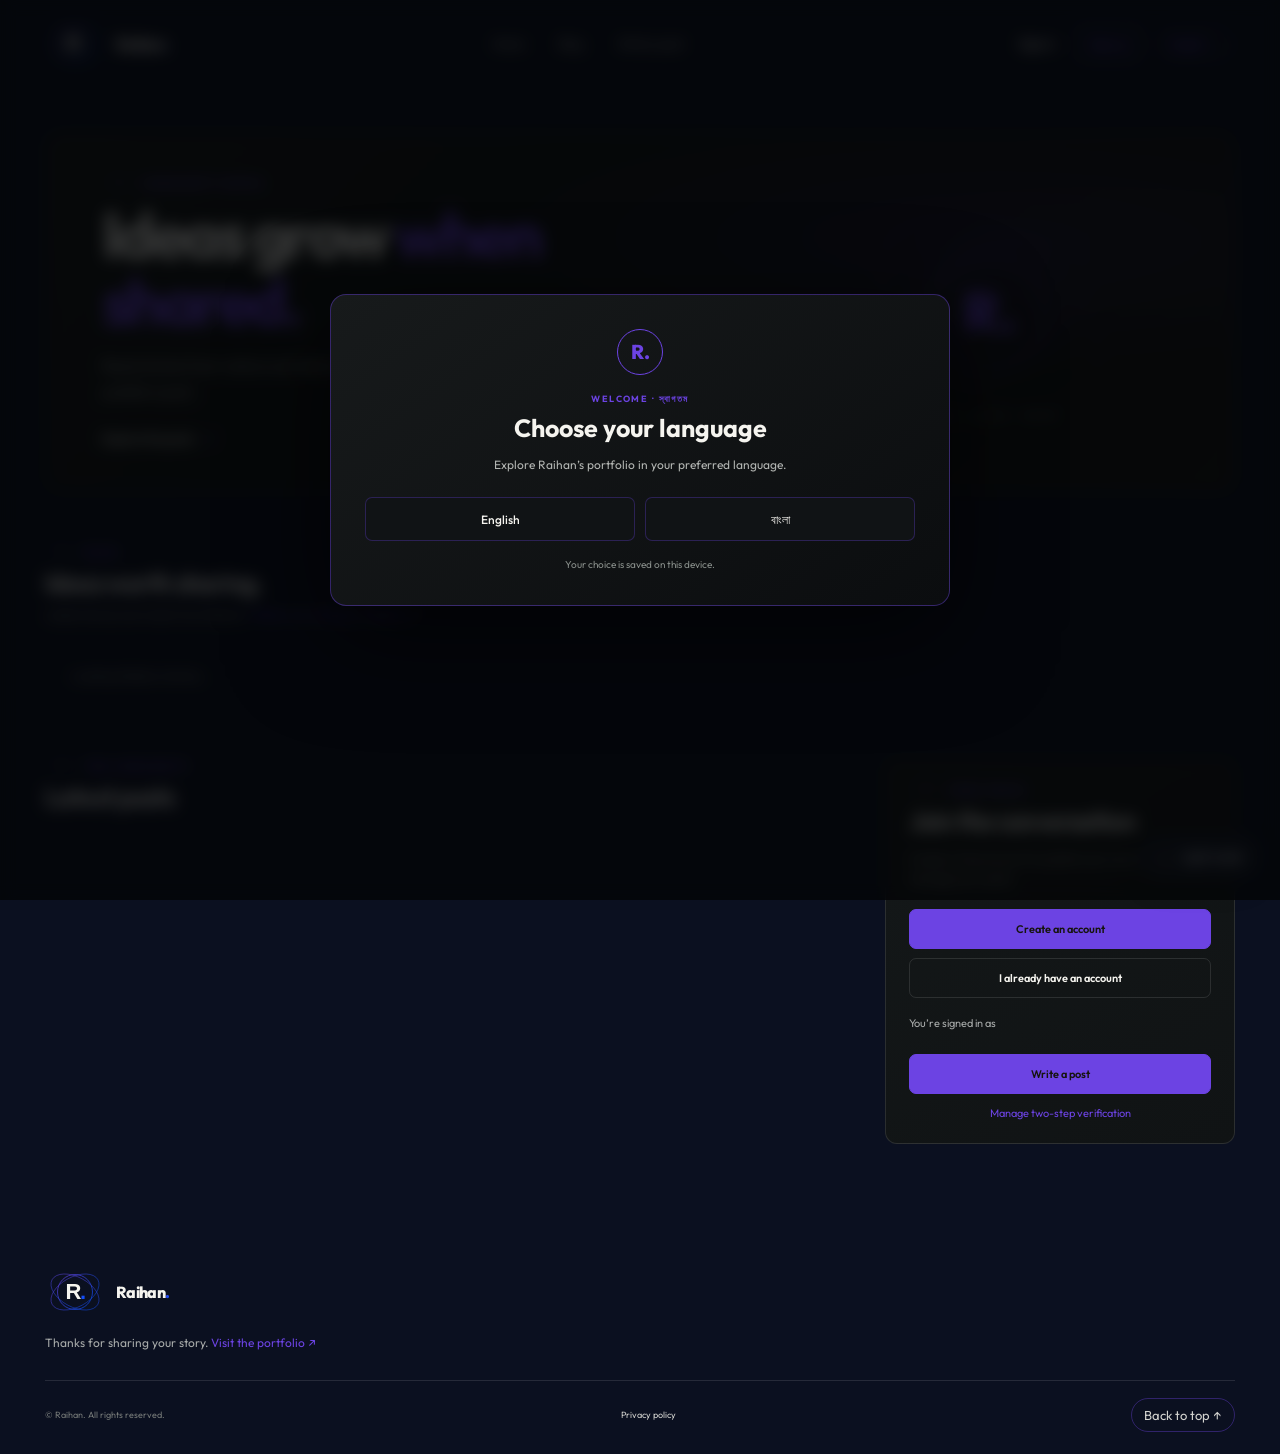
<file: blog.html>
<!doctype html>
<html lang="en">
<head>
  <meta charset="utf-8">
  <meta name="viewport" content="width=device-width, initial-scale=1">
  <meta name="theme-color" content="#090b0d">
  <script>try{document.documentElement.dataset.theme=localStorage.getItem("portfolio-theme")==="light"?"light":"dark"}catch{document.documentElement.dataset.theme="dark"}</script>
  <link rel="icon" type="image/svg+xml" href="/assets/favicon.svg">
  <meta name="description" content="Explore digital marketing ideas and practical notes from Raihan Kabir on SEO, advertising, content, and business growth.">
  <link rel="canonical" href="https://raihan-my-portfolio.vercel.app/blog.html">
  <meta property="og:type" content="website">
  <meta property="og:site_name" content="Raihan Kabir | Digital Marketer">
  <meta property="og:title" content="Digital Marketing Blog — Raihan Kabir">
  <meta property="og:description" content="Ideas and practical notes on SEO, advertising, content, and business growth.">
  <meta property="og:url" content="https://raihan-my-portfolio.vercel.app/blog.html">
  <meta property="og:image" content="https://raihan-my-portfolio.vercel.app/assets/social-preview.jpg">
  <meta property="og:image:width" content="1200">
  <meta property="og:image:height" content="630">
  <meta property="og:image:alt" content="Raihan Kabir, digital marketer helping brands grow online">
  <meta name="twitter:card" content="summary_large_image">
  <meta name="twitter:title" content="Digital Marketing Blog — Raihan Kabir">
  <meta name="twitter:description" content="Ideas and practical notes on SEO, advertising, content, and business growth.">
  <meta name="twitter:image" content="https://raihan-my-portfolio.vercel.app/assets/social-preview.jpg">
  <title>Digital Marketing Blog: SEO, Ads &amp; Growth — Raihan</title>
  <link rel="preconnect" href="https://fonts.googleapis.com">
  <link rel="preconnect" href="https://fonts.gstatic.com" crossorigin>
  <link href="https://fonts.googleapis.com/css2?family=Hind+Siliguri:wght@400;500;600;700&family=Outfit:wght@400;500;600;700;800&display=swap" rel="stylesheet">
  <link rel="stylesheet" href="styles.css">
  <link rel="stylesheet" href="blog.css">
  <link rel="stylesheet" href="auth.css">
  <link rel="stylesheet" href="medium.css">
  <link rel="stylesheet" href="theme.css">
  <script>
    (() => {
      const supported = new Set(["en","bn"]);
      const source = "en";
      let selected = null;
      let explicit = false;
      try {
        const queryChoice = new URLSearchParams(window.location.search).get("lang");
        selected = queryChoice || localStorage.getItem("portfolio-language-choice") || sessionStorage.getItem("portfolio-language-choice");
        explicit = supported.has(selected);
        if (explicit) localStorage.setItem("portfolio-language-choice", selected);
      } catch {}
      if (!supported.has(selected)) selected = source;
      const root = document.documentElement;
      root.dataset.baseLanguage = source;
      root.dataset.siteLanguage = selected;
      root.dataset.hasLanguageChoice = explicit ? "true" : "false";
      root.lang = selected;
      root.dir = "ltr";
      if (selected !== source) root.classList.add("language-pending");
    })();
  </script>
</head>
<body>
  <div class="language-dialog" id="language-dialog" hidden role="dialog" aria-modal="true" aria-labelledby="language-title">
    <div class="language-backdrop"></div>
    <div class="language-card">
      <span class="language-mark">R.</span>
      <p class="language-eyebrow">WELCOME · স্বাগতম</p>
      <h2 id="language-title">Choose your language</h2>
      <p>Explore Raihan’s portfolio in your preferred language.</p>
      <div class="language-options" id="language-dialog-options"></div>
      <small>Your choice is saved on this device.</small>
    </div>
  </div>
  <div class="site-shell">
    <header class="topbar">
      <a class="brand" href="/" aria-label="Raihan's Portfolio home"><img class="brand-logo" src="/assets/raihan-logo-full.png" width="487" height="484" alt=""><span>Raihan<span class="brand-dot">.</span></span></a>
      <nav class="nav-links" aria-label="Main navigation">
        <a href="/">Home</a><a href="#blog">Blog</a><a href="/post-editor.html">Write a post</a>
      </nav>
      <div class="header-actions blog-header-actions">
        <div class="blog-header-auth" id="header-auth-options">
          <button class="auth-link" id="show-signin" type="button">Sign in</button>
          <button class="auth-link auth-link-primary" id="show-signup" type="button">Sign up</button>
        </div>
        <div class="blog-header-user" id="header-user-status" hidden>
          <span id="header-user-name"></span>
          <button class="auth-link" id="header-signout" type="button">Sign out</button>
        </div>
        <div class="language-menu">
          <button class="language-switch" id="language-toggle" type="button" aria-label="Choose language" aria-expanded="false"><span id="current-language-label" data-no-translate>English</span><span aria-hidden="true">⌄</span></button>
          <div class="language-menu-options" id="language-menu-options" hidden></div>
        </div>
        <button class="menu-toggle" type="button" aria-label="Open navigation" aria-expanded="false"><span></span><span></span></button>
      </div>
    </header>

    <main class="blog-page" id="blog">
      <section class="blog-hero">
        <div class="blog-hero-copy">
          <p class="section-kicker"><span></span> COMMUNITY NOTES</p>
          <h1>Ideas grow <span>when shared.</span></h1>
          <p>Read stories from visitors and share what you’ve learned. Anyone can read; sign in to publish a post.</p>
          <a class="blog-hero-link" href="#posts">Explore the posts <span aria-hidden="true">↓</span></a>
        </div>
        <div class="blog-hero-art" aria-hidden="true"><span class="blog-orbit blog-orbit-one"></span><span class="blog-orbit blog-orbit-two"></span><span class="blog-art-mark">R.</span><span class="blog-art-caption">WRITE · LEARN · GROW</span></div>
      </section>

<section class="medium-blog-section" id="medium-stories">
        <div class="medium-blog-heading"><div><p class="section-kicker"><span></span> BLOG</p><h2>Ideas worth sharing.</h2><p>Latest stories and notes from Raihan. <a class="medium-profile-link" href="https://medium.com/@raihan.k.rasel" target="_blank" rel="noreferrer">Follow my writing on Medium ↗</a></p></div></div>
        <div class="medium-feed-grid medium-feed-grid-wide" data-medium-feed data-limit="9" aria-live="polite"><p class="medium-feed-status">Loading Medium stories…</p></div>
        <div class="medium-feed-source" hidden><span data-medium-message="loading">Loading Medium stories…</span><span data-medium-message="error">Medium stories aren’t available right now. Visit my profile on Medium.</span><span data-medium-message="empty">No Medium stories are available yet. Visit my profile on Medium.</span><span data-medium-message="read">Read on Medium ↗</span><span data-medium-message="readBlog">Read blog post ↗</span></div>
      </section>
            <div class="blog-layout">
        <section class="blog-feed" id="posts" aria-labelledby="posts-title">
          <div class="blog-feed-heading"><div><p class="section-kicker"><span></span> THE COMMUNITY</p><h2 id="posts-title">Latest posts</h2></div><span class="post-count" id="post-count"></span></div>
          <div class="blog-posts" id="blog-posts" aria-live="polite"></div>
        </section>

        <aside class="blog-sidebar">
          <section class="blog-panel account-panel" aria-labelledby="account-title">
            <p class="section-kicker"><span></span> YOUR SPACE</p>
            <h2 id="account-title">Join the conversation</h2>
            <p class="account-intro">Create a free account to publish your own story and manage your posts.</p>
            <div class="account-actions" id="account-actions">
              <button class="button button-primary" id="account-signup" type="button">Create an account</button>
              <button class="button button-quiet" id="account-signin" type="button">I already have an account</button>
            </div>
            <form class="blog-form auth-form" id="auth-form" hidden>
              <h3 id="auth-form-title">Sign in</h3>
              <div class="form-field signup-only" id="signup-name-field" hidden><label for="signup-name">Name</label><input id="signup-name" name="name" type="text" autocomplete="name" maxlength="50"></div>
              <div class="form-field"><label for="auth-email">Email</label><input id="auth-email" name="email" type="email" autocomplete="email" required maxlength="254"></div>
              <div class="form-field"><label for="auth-password">Password</label><input id="auth-password" name="password" type="password" autocomplete="current-password" required minlength="8" maxlength="128"><button class="password-toggle" type="button" data-password-toggle="auth-password" aria-pressed="false">Show</button></div>
              <button class="text-button" id="forgot-password" type="button">Forgot password?</button>
              <button class="button button-primary form-submit" id="auth-submit" type="submit">Sign in</button>
              <button class="text-button" id="auth-mode-switch" type="button">Create an account instead</button>
              <p class="form-feedback" id="auth-feedback" role="status" aria-live="polite"></p>
            </form>
            <form class="blog-form" id="password-recovery-form" hidden>
              <h3>Set a new password</h3>
              <div class="form-field"><label for="new-password">New password</label><input id="new-password" type="password" autocomplete="new-password" required minlength="8" maxlength="128"><button class="password-toggle" type="button" data-password-toggle="new-password" aria-pressed="false">Show</button></div>
              <button class="button button-primary form-submit" type="submit">Update password</button>
              <p class="form-feedback" id="recovery-feedback" role="status" aria-live="polite"></p>
            </form>
            <form class="blog-form blog-mfa-challenge" id="blog-mfa-challenge" hidden>
              <h3>Two-step verification</h3>
              <p>Enter the 6-digit code from your authenticator app to finish signing in.</p>
              <div class="form-field"><label for="blog-mfa-code">Authenticator code</label><input id="blog-mfa-code" type="text" inputmode="numeric" autocomplete="one-time-code" pattern="[0-9]{6}" maxlength="6" required></div>
              <button class="button button-primary form-submit" id="blog-mfa-submit" type="submit">Verify code</button>
              <button class="text-button" id="blog-mfa-cancel" type="button">Cancel sign-in</button>
              <p class="form-feedback" id="blog-mfa-feedback" role="status" aria-live="polite"></p>
            </form>
            <div class="signed-in-card" id="signed-in-card" hidden>
              <p class="signed-in-note">You’re signed in as</p>
              <strong id="signed-in-name"></strong>
              <a class="button button-primary" href="/post-editor.html">Write a post</a>
              <a class="blog-security-link" href="/?auth=security">Manage two-step verification</a>
            </div>
          </section>

<section class="blog-panel blog-mfa-required" id="blog-mfa-required" hidden>
            <p class="section-kicker"><span></span> ACCOUNT SECURITY</p>
            <h3>Enable two-step verification to publish</h3>
            <p>Blog publishing requires an authenticator app. Set it up once, then enter its code when you sign in.</p>
            <a href="/?auth=security">Open security settings ↗</a>
          </section>

          <section class="blog-panel writer-panel" id="write" aria-labelledby="write-title" hidden>
            <p class="section-kicker"><span></span> YOUR STORY</p>
            <h2 id="write-title">Write a post</h2>
            <p class="writer-hint">Open the full writing workspace to format, save and publish your story.</p>
            <a class="button button-primary form-submit" href="/post-editor.html">Open post editor ↗</a>
            <form class="blog-form" id="post-form" hidden>
              <input type="hidden" id="post-id">
              <div class="form-field"><label for="post-author">Display name</label><input id="post-author" name="author" type="text" required minlength="2" maxlength="50" autocomplete="nickname"></div>
              <div class="form-field"><label for="post-title">Title</label><input id="post-title" name="title" type="text" required minlength="5" maxlength="300"></div>
              <div class="form-field"><label for="post-body">Your story</label><textarea id="post-body" name="body" required minlength="20" maxlength="50000" rows="8"></textarea><small class="character-count" id="character-count">0 / 50,000</small></div>
              <button class="button button-primary form-submit" id="post-submit" type="submit">Publish post</button>
              <button class="text-button" id="cancel-edit" type="button" hidden>Cancel editing</button>
              <p class="form-feedback" id="post-feedback" role="status" aria-live="polite"></p>
            </form>
          </section>
        </aside>
      </div>

      <div class="blog-translation-source" hidden>
        <span data-message="loading">Loading posts…</span><span data-message="empty">No posts yet. Start the conversation.</span>
        <span data-message="loadError">Something went wrong while loading posts.</span><span data-message="published">Your post is live.</span>
        <span data-message="updated">Your changes are saved.</span><span data-message="deleted">Post removed.</span>
        <span data-message="invalidPost">Check the title and story length, then try again.</span><span data-message="confirmDelete">Delete this post?</span>
        <span data-message="signupSuccess">Account created. Confirm your email, then sign in and enable two-step verification before publishing.</span>
        <span data-message="signinSuccess">You’re signed in. You can write a post now.</span><span data-message="signoutSuccess">You’re signed out.</span>
        <span data-message="authError">We couldn’t complete that request. Check your details and try again.</span>
        <span data-message="passwordLength">Use a password with at least 8 characters.</span>
        <span data-message="signedInAs">You’re signed in as</span><span data-message="edit">Edit</span><span data-message="delete">Delete</span>
        <span data-message="publish">Publish post</span><span data-message="saveChanges">Save changes</span>
        <span data-message="signIn">Sign in</span><span data-message="signUp">Sign up</span><span data-message="createAccount">Create an account</span>
        <span data-message="existingAccount">I already have an account</span><span data-message="createInstead">Create an account instead</span>
        <span data-message="signInInstead">I already have an account</span><span data-message="author">By</span>
        <span data-message="twoFactor">Two-step verification</span><span data-message="enterTwoFactor">Enter the 6-digit code from your authenticator app to finish signing in.</span>
        <span data-message="authenticatorCode">Authenticator code</span><span data-message="verifyCode">Verify code</span><span data-message="cancelSignIn">Cancel sign-in</span>
        <span data-message="mfaError">That code didn’t work. Check it and try again.</span><span data-message="mfaRequiredTitle">Enable two-step verification to publish</span>
        <span data-message="mfaRequiredCopy">Blog publishing requires an authenticator app. Set it up once, then enter its code when you sign in.</span>
        <span data-message="accountSecurity">ACCOUNT SECURITY</span><span data-message="openSecurity">Open security settings ↗</span>
        <span data-message="mfaPleaseEnable">Enable two-step verification before publishing.</span>
      </div>
    </main>

    <footer class="footer section-wrap blog-footer"><a class="brand" href="/"><img class="brand-logo" src="/assets/raihan-logo-full.png" width="487" height="484" alt=""><span>Raihan<span class="brand-dot">.</span></span></a><p>Thanks for sharing your story. <a href="/">Visit the portfolio ↗</a></p><div class="footer-bottom"><span>© <span id="year"></span> Raihan. All rights reserved.</span><a href="/privacy.html">Privacy policy</a><a href="#blog">Back to top ↑</a></div></footer>
  </div>
  <script src="language.js"></script>
  <script src="theme.js"></script>
  <script type="module" src="medium-feed.js"></script>
  <script type="module" src="blog.js"></script>
</body>
</html>
</file>
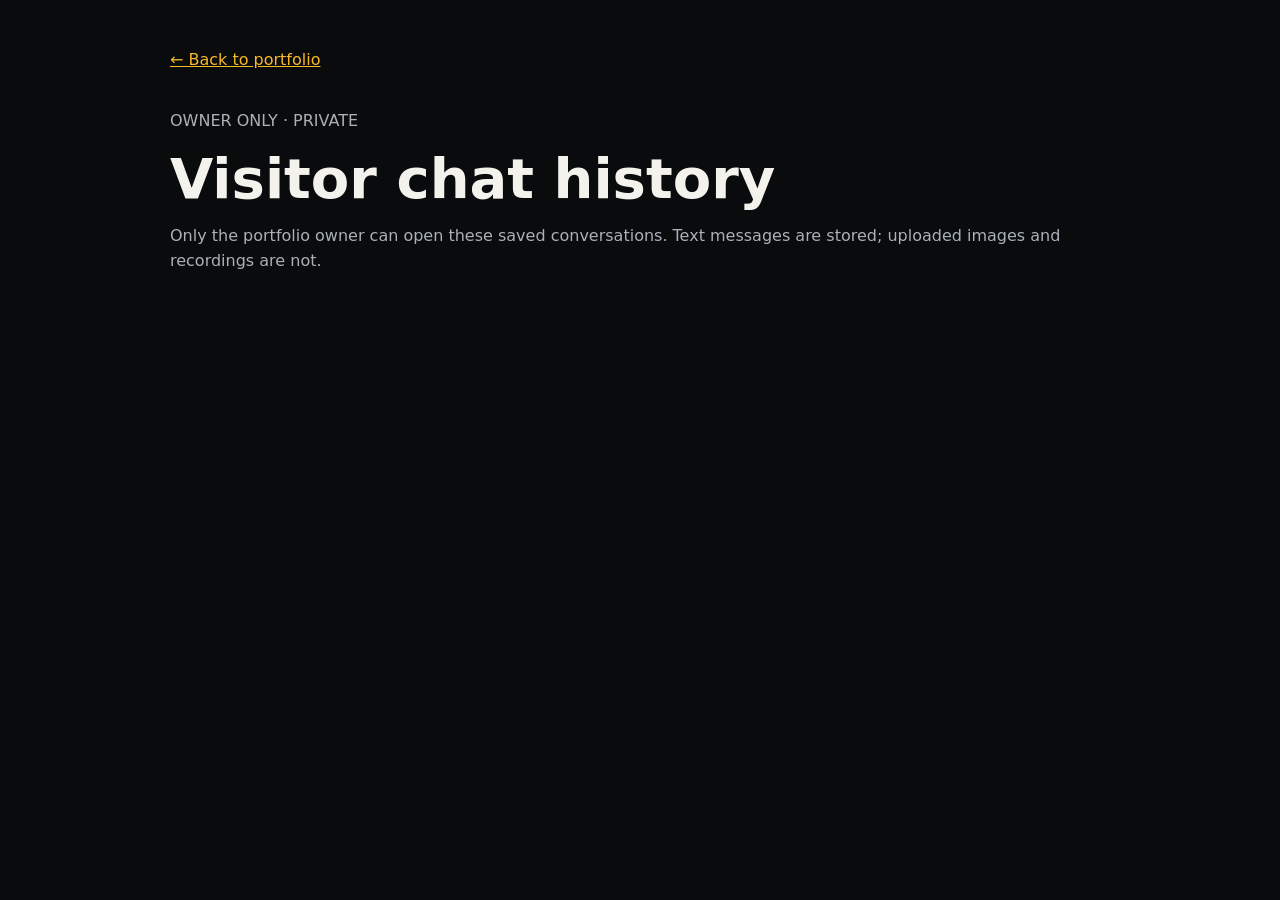
<file: chat-history.html>
<!doctype html>
<html lang="en">
<head>
<meta charset="utf-8"><meta name="viewport" content="width=device-width,initial-scale=1"><link rel="icon" type="image/svg+xml" href="/assets/favicon.svg">
<meta name="robots" content="noindex,nofollow"><title>Private chat history · Raihan</title>
<style>
:root{color-scheme:dark;--bg:#090b0d;--panel:#121518;--line:#2b3035;--text:#f4f2ed;--muted:#aab1b8;--gold:#f6b928}
*{box-sizing:border-box}body{margin:0;background:var(--bg);color:var(--text);font:16px/1.55 Inter,system-ui,sans-serif}main{max-width:980px;margin:0 auto;padding:48px 20px}a{color:var(--gold)}h1{font-size:clamp(2rem,5vw,3.5rem);line-height:1.05;margin:12px 0}.muted{color:var(--muted)}.panel,.conversation{border:1px solid var(--line);background:var(--panel);border-radius:12px;padding:20px;margin:18px 0}.conversation header{display:flex;gap:16px;justify-content:space-between;align-items:center;border-bottom:1px solid var(--line);padding-bottom:12px}.messages{display:grid;gap:10px;padding-top:14px}.message{white-space:pre-wrap;overflow-wrap:anywhere;padding:12px;border-radius:8px;background:#1c2227}.message.user{border-left:3px solid var(--gold)}.message.assistant{border-left:3px solid #60717e}button{background:var(--gold);color:#141414;border:0;border-radius:6px;padding:10px 14px;font-weight:700;cursor:pointer}button.secondary{background:transparent;color:var(--text);border:1px solid var(--line)}input{display:block;width:100%;margin:10px 0;padding:12px;background:#080a0c;border:1px solid var(--line);border-radius:6px;color:var(--text)}[hidden]{display:none!important}.top{display:flex;justify-content:space-between;align-items:center;margin-bottom:36px}
</style></head>
<body><main><div class="top"><a href="index.html">← Back to portfolio</a><button id="signout" class="secondary" hidden>Sign out</button></div>
<p class="muted">OWNER ONLY · PRIVATE</p><h1>Visitor chat history</h1><p class="muted">Only the portfolio owner can open these saved conversations. Text messages are stored; uploaded images and recordings are not.</p>
<section id="signin" class="panel" hidden><h2>Owner sign in</h2><p class="muted">Sign in from the portfolio using the owner account. Complete authenticator verification, then return here.</p><a href="index.html#home">Open portfolio and sign in</a></section>
<section id="mfa" class="panel" hidden><h2>Authenticator verification required</h2><p>Use the portfolio account’s two-step verification in the account dialog, then reopen this page.</p><a href="index.html#home">Open portfolio account settings</a></section>
<section id="history" hidden><p id="load-status" class="muted">Loading…</p><div id="conversations"></div></section></main>
<script type="module">
import { supabase } from "./auth.js";
const ownerEmail="raihan.k.rasel@gmail.com", $=id=>document.getElementById(id);
const list=$("conversations"), say=(id,text)=>$(id).textContent=text;
function esc(value){return String(value).replace(/[&<>"']/g,c=>({"&":"&amp;","<":"&lt;",">":"&gt;",'"':"&quot;","'":"&#39;"}[c]));}
async function render(){
 const {data:{user}}=await supabase.auth.getUser();
 if(!user){$("signin").hidden=false;$("history").hidden=true;$("signout").hidden=true;return;}
 $("signout").hidden=false;
 if(user.email?.toLowerCase()!==ownerEmail){$("history").hidden=false;say("load-status","This account is not allowed to view chat history.");return;}
 const {data:assurance}=await supabase.auth.mfa.getAuthenticatorAssuranceLevel();
 if(assurance?.currentLevel!=="aal2"){$("mfa").hidden=false;$("history").hidden=true;return;}
 $("signin").hidden=true;$("mfa").hidden=true;$("history").hidden=false;
 const {data,error}=await supabase.from("chat_conversations").select("id,language,created_at,last_message_at,chat_messages(id,role,content,created_at)").order("last_message_at",{ascending:false});
 if(error){say("load-status","Could not load private history. Please sign in again.");return;}
 $("load-status").textContent=data.length?data.length+" conversation(s)":"No saved conversations yet.";
 list.innerHTML="";
 for(const c of data){const article=document.createElement("article");article.className="conversation";
 const header=document.createElement("header");const details=document.createElement("div");details.innerHTML="<strong>"+esc(c.language==="bn"?"বাংলা":"English")+"</strong><br><span class='muted'>"+esc(new Date(c.created_at).toLocaleString())+"</span>";
 const remove=document.createElement("button");remove.className="secondary";remove.textContent="Delete";remove.addEventListener("click",async()=>{if(!confirm("Delete this conversation permanently?"))return;const {error}=await supabase.from("chat_conversations").delete().eq("id",c.id);if(error){alert("Could not delete this conversation.");return;}await render();});
 header.append(details,remove);const messages=document.createElement("div");messages.className="messages";
 for(const m of [...(c.chat_messages||[])].sort((a,b)=>new Date(a.created_at)-new Date(b.created_at))){const node=document.createElement("div");node.className="message "+(m.role==="user"?"user":"assistant");node.textContent=(m.role==="user"?"Visitor":"Assistant")+": "+m.content;messages.append(node);}
 article.append(header,messages);list.append(article);}
}
$("signin-form").addEventListener("submit",async e=>{e.preventDefault();say("status","Signing in…");const {error}=await supabase.auth.signInWithPassword({email:$("email").value,password:$("password").value});if(error){say("status",error.message);return;}await render();});
$("signout").addEventListener("click",async()=>{await supabase.auth.signOut();location.reload();});
await render();
</script></body></html>
</file>
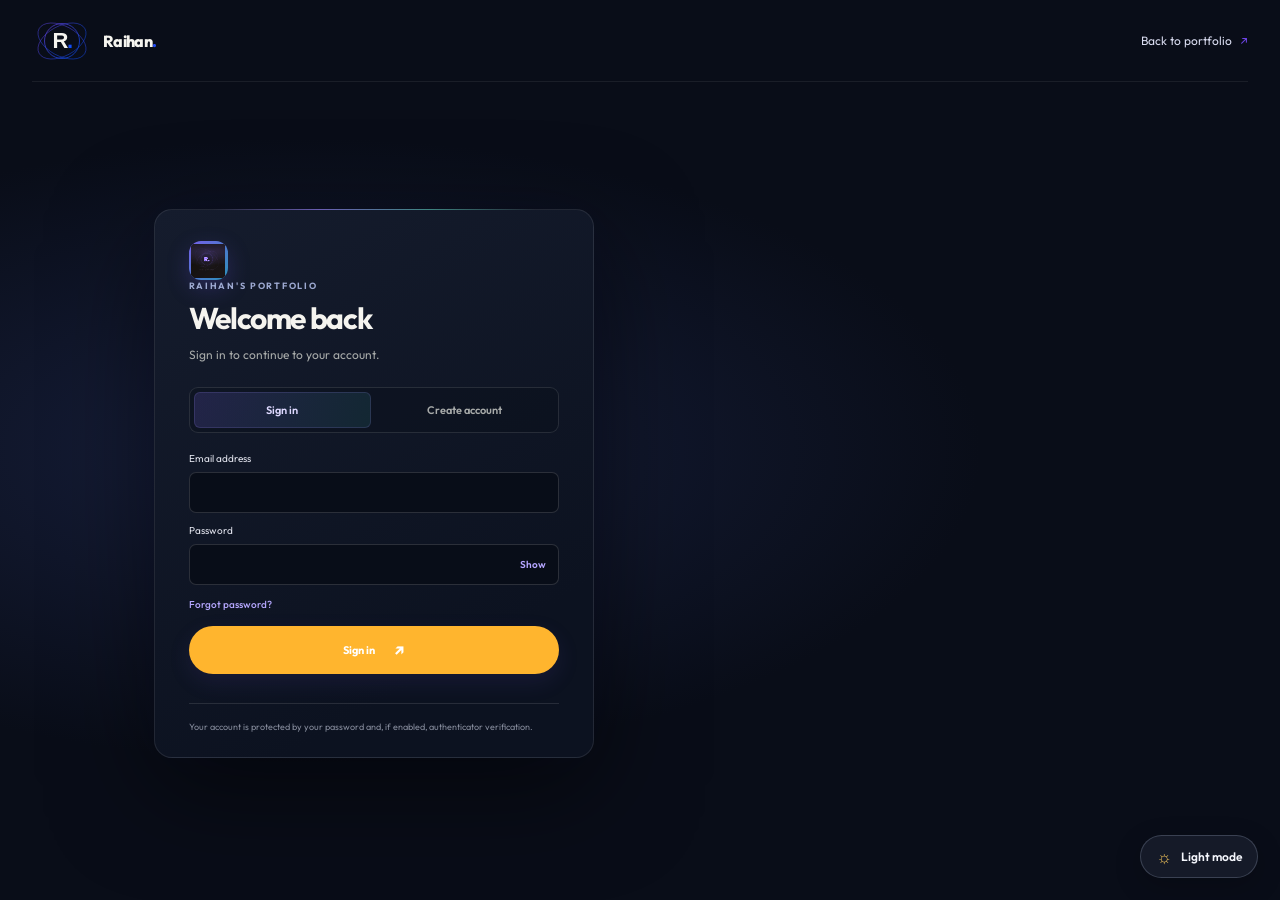
<file: login.html>
<!doctype html>
<html lang="en">
<head>
  <meta charset="utf-8">
  <meta name="viewport" content="width=device-width, initial-scale=1">
  <meta name="theme-color" content="#0b1020">
  <script>try{document.documentElement.dataset.theme=localStorage.getItem("portfolio-theme")==="light"?"light":"dark"}catch{document.documentElement.dataset.theme="dark"}</script>
  <link rel="icon" type="image/svg+xml" href="/assets/favicon.svg">
  <meta name="description" content="Sign in or create an account for Raihan's portfolio.">
  <title>Sign in — Raihan's Portfolio</title>
  <link rel="preconnect" href="https://fonts.googleapis.com">
  <link rel="preconnect" href="https://fonts.gstatic.com" crossorigin>
  <link href="https://fonts.googleapis.com/css2?family=Hind+Siliguri:wght@400;500;600;700&family=Outfit:wght@400;500;600;700;800&display=swap" rel="stylesheet">
  <link rel="stylesheet" href="/styles.css">
  <link rel="stylesheet" href="/login.css">
  <link rel="stylesheet" href="/theme.css">
</head>
<body class="login-page">
  <header class="login-topbar">
    <a class="brand" href="/" aria-label="Raihan's Portfolio home"><img class="brand-logo" src="/assets/raihan-logo-full.png" alt=""><span>Raihan<span class="brand-dot">.</span></span></a>
    <a class="login-home-link" href="/">Back to portfolio <span aria-hidden="true">↗</span></a>
  </header>
  <main class="login-main">
    <section class="login-card" aria-labelledby="login-title">
      <div class="login-card-mark"><img src="/assets/raihan-logo-full.png" alt="Raihan logo"></div>
      <p class="login-eyebrow">RAIHAN'S PORTFOLIO</p>
      <h1 id="login-title">Welcome back</h1>
      <p class="login-intro" id="login-intro">Sign in to continue to your account.</p>
      <div class="login-tabs" role="tablist" aria-label="Account access">
        <button type="button" id="tab-signin" role="tab" aria-selected="true">Sign in</button>
        <button type="button" id="tab-signup" role="tab" aria-selected="false">Create account</button>
      </div>
      <form id="login-form" class="login-form">
        <label id="name-wrap" hidden>Your name
          <input id="name" type="text" autocomplete="name" maxlength="50">
        </label>
        <label>Email address
          <input id="email" type="email" autocomplete="email" required maxlength="254">
        </label>
        <label>Password
          <span class="login-password-wrap"><input id="password" type="password" autocomplete="current-password" required minlength="8" maxlength="128"><button type="button" class="login-show-password" data-toggle-password="password" aria-pressed="false">Show</button></span>
        </label>
        <button type="button" id="forgot-password" class="login-text-button">Forgot password?</button>
        <button type="submit" id="submit-button" class="button button-gold login-submit">Sign in <span aria-hidden="true">↗</span></button>
        <p id="login-message" class="login-message" role="status" aria-live="polite"></p>
        <button type="button" id="resend-confirmation" class="login-text-button" hidden>Resend confirmation email</button>
      </form>
      <form id="mfa-form" class="login-form" hidden>
        <p class="login-step-copy">Enter the 6-digit code from your authenticator app.</p>
        <label>Authenticator code
          <input id="mfa-code" type="text" inputmode="numeric" autocomplete="one-time-code" pattern="[0-9]{6}" maxlength="6" required>
        </label>
        <button type="submit" id="mfa-submit" class="button button-gold login-submit">Verify and continue <span aria-hidden="true">↗</span></button>
        <button type="button" id="mfa-cancel" class="login-text-button">Cancel sign in</button>
        <p id="mfa-message" class="login-message" role="status" aria-live="polite"></p>
      </form>
      <form id="recovery-form" class="login-form" hidden>
        <label>New password
          <span class="login-password-wrap"><input id="new-password" type="password" autocomplete="new-password" minlength="8" maxlength="128" required><button type="button" class="login-show-password" data-toggle-password="new-password" aria-pressed="false">Show</button></span>
        </label>
        <button type="submit" id="recovery-submit" class="button button-gold login-submit">Update password <span aria-hidden="true">↗</span></button>
        <p id="recovery-message" class="login-message" role="status" aria-live="polite"></p>
      </form>
      <div id="signed-in-panel" class="login-signed-in" hidden>
        <p class="login-signed-label">Signed in as</p>
        <strong id="signed-in-email"></strong>
        <a id="continue-link" class="button button-gold login-submit" href="/">Continue to portfolio <span aria-hidden="true">↗</span></a>
        <button id="signout-button" type="button" class="login-text-button">Sign out</button>
      </div>
      <p class="login-privacy">Your account is protected by your password and, if enabled, authenticator verification.</p>
    </section>
  </main>
  <script src="/theme.js"></script>
  <script type="module" src="/login-page.js"></script>
</body>
</html>
</file>
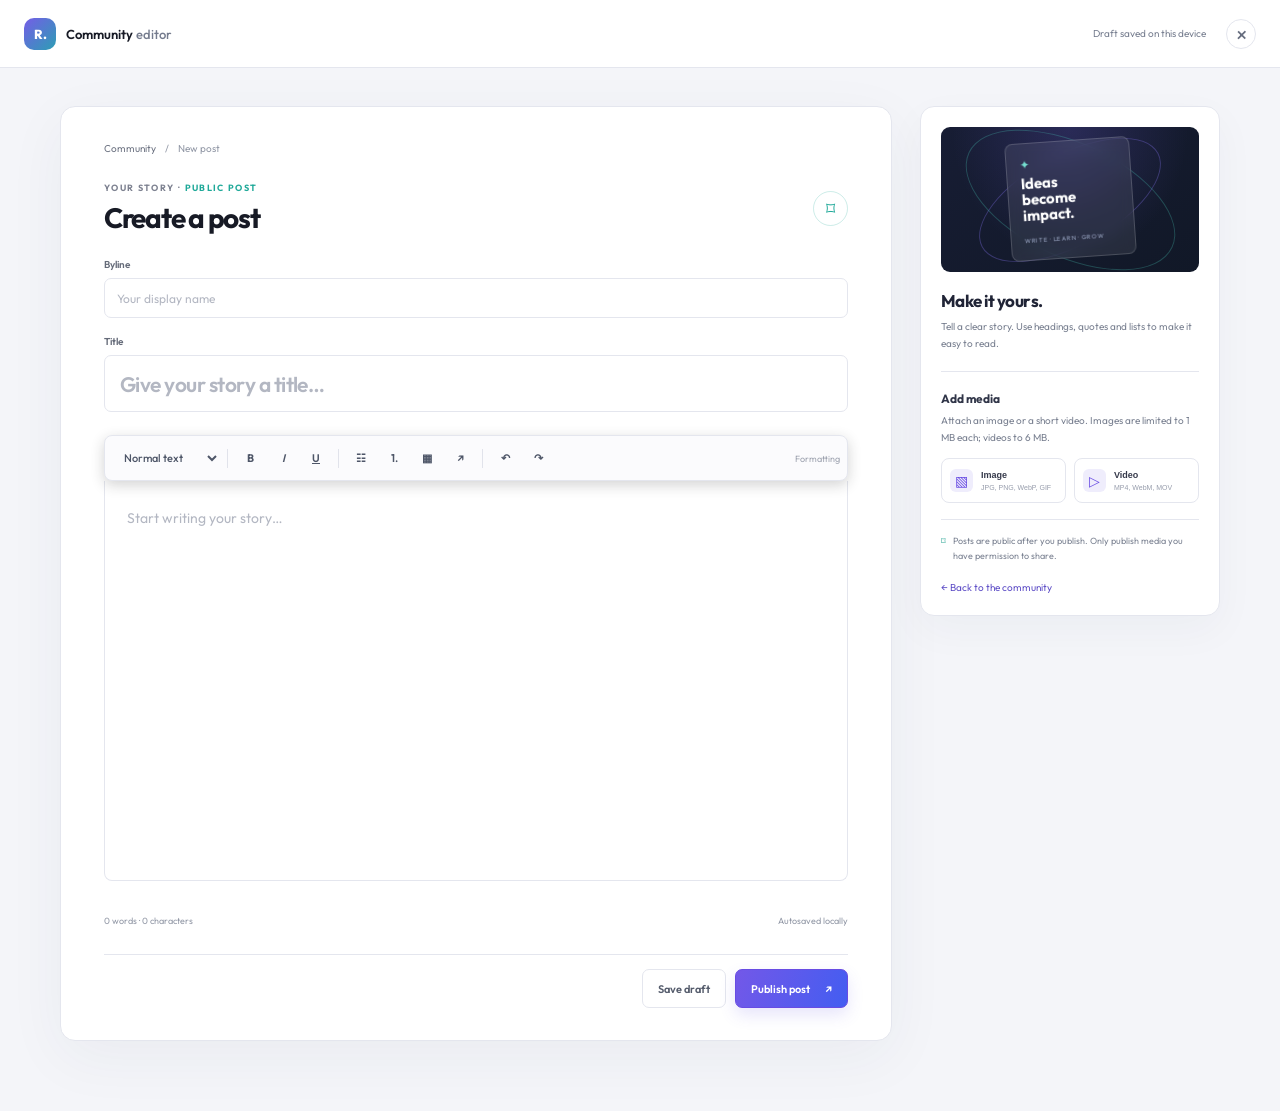
<file: post-editor.html>
<!doctype html>
<html lang="en">
<head>
  <meta charset="utf-8"><meta name="viewport" content="width=device-width, initial-scale=1">
  <meta name="theme-color" content="#0b1020">
  <link rel="icon" type="image/svg+xml" href="/assets/favicon.svg">
  <meta name="description" content="Write and publish a story on Raihan's community blog.">
  <title>Write a post — Raihan's Portfolio</title>
  <link rel="preconnect" href="https://fonts.googleapis.com"><link rel="preconnect" href="https://fonts.gstatic.com" crossorigin>
  <link href="https://fonts.googleapis.com/css2?family=Hind+Siliguri:wght@400;500;600;700&family=Outfit:wght@400;500;600;700;800&display=swap" rel="stylesheet">
  <link rel="stylesheet" href="/styles.css"><link rel="stylesheet" href="/post-editor.css">
</head>
<body class="post-editor-page">
  <header class="editor-topbar">
    <a class="editor-brand" href="/blog.html"><span class="editor-brand-mark">R.</span><span>Community <b>editor</b></span></a>
    <div class="editor-top-actions"><span id="editor-save-state" class="editor-save-state">Draft saved on this device</span><a href="/blog.html" class="editor-close" aria-label="Close editor">×</a></div>
  </header>
  <main class="editor-layout">
    <section class="editor-workspace" aria-label="Post editor">
      <div class="editor-breadcrumb"><a href="/blog.html">Community</a><span>/</span><span id="editor-mode-label">New post</span></div>
      <div class="editor-heading"><div><p class="editor-eyebrow">YOUR STORY · <span>PUBLIC POST</span></p><h1 id="editor-heading">Create a post</h1></div><span class="editor-lock" aria-label="Secure verified account">⌑</span></div>
      <form id="editor-form">
        <label class="editor-label" for="editor-author">Byline</label>
        <input id="editor-author" class="editor-byline" type="text" maxlength="50" minlength="2" placeholder="Your display name" required>
        <label class="editor-label" for="editor-title">Title</label>
        <input id="editor-title" class="editor-title-input" type="text" maxlength="300" minlength="5" placeholder="Give your story a title…" required>
        <div class="editor-toolbar" role="toolbar" aria-label="Text formatting">
          <select id="format-block" aria-label="Text style"><option value="p">Normal text</option><option value="h2">Heading</option><option value="h3">Subheading</option><option value="blockquote">Quote</option></select>
          <span class="toolbar-divider"></span>
          <button type="button" data-command="bold" aria-label="Bold"><b>B</b></button><button type="button" data-command="italic" aria-label="Italic"><i>I</i></button><button type="button" data-command="underline" aria-label="Underline"><u>U</u></button>
          <span class="toolbar-divider"></span>
          <button type="button" data-command="insertUnorderedList" aria-label="Bulleted list">☷</button><button type="button" data-command="insertOrderedList" aria-label="Numbered list">1.</button><button type="button" id="insert-table" aria-label="Insert table">▦</button><button type="button" id="insert-link" aria-label="Insert link">↗</button>
          <span class="toolbar-divider"></span>
          <button type="button" data-command="undo" aria-label="Undo">↶</button><button type="button" data-command="redo" aria-label="Redo">↷</button>
          <span class="toolbar-spacer"></span><span class="editor-toolbar-hint">Formatting</span>
        </div>
        <div id="editor-content" class="editor-content" contenteditable="true" role="textbox" aria-label="Story content" aria-multiline="true" data-placeholder="Start writing your story…"></div>
        <div id="editor-media-status" class="editor-media-status" role="status" aria-live="polite"></div>
        <div class="editor-meta-row"><span id="editor-word-count">0 words · 0 characters</span><span>Autosaved locally</span></div>
        <div id="editor-feedback" class="editor-feedback" role="status" aria-live="polite"></div>
        <div class="editor-publish-row"><button type="button" id="save-draft" class="editor-draft-button">Save draft</button><button type="submit" id="publish-post" class="editor-publish-button">Publish post <span aria-hidden="true">↗</span></button></div>
      </form>
    </section>
    <aside class="editor-side">
      <div class="editor-side-art"><span class="side-orbit"></span><span class="side-orbit side-orbit-two"></span><div class="side-art-card"><i>✦</i><b>Ideas<br>become impact.</b><small>WRITE · LEARN · GROW</small></div></div>
      <h2>Make it yours.</h2><p>Tell a clear story. Use headings, quotes and lists to make it easy to read.</p>
      <div class="editor-side-divider"></div>
      <h3>Add media</h3><p>Attach an image or a short video. Images are limited to 1 MB each; videos to 6 MB.</p>
      <div class="editor-attach-actions"><button type="button" id="attach-image" class="editor-attach-button"><span>▧</span><b>Image</b><small>JPG, PNG, WebP, GIF</small></button><button type="button" id="attach-video" class="editor-attach-button"><span>▷</span><b>Video</b><small>MP4, WebM, MOV</small></button></div>
      <input id="image-file" type="file" accept="image/jpeg,image/png,image/webp,image/gif" hidden><input id="video-file" type="file" accept="video/mp4,video/webm,video/quicktime" hidden>
      <p class="editor-safety"><span>⌑</span> Posts are public after you publish. Only publish media you have permission to share.</p>
      <a class="editor-back-link" href="/blog.html">← Back to the community</a>
    </aside>
  </main>
  <script type="module" src="/post-editor.js"></script>
</body>
</html>
</file>
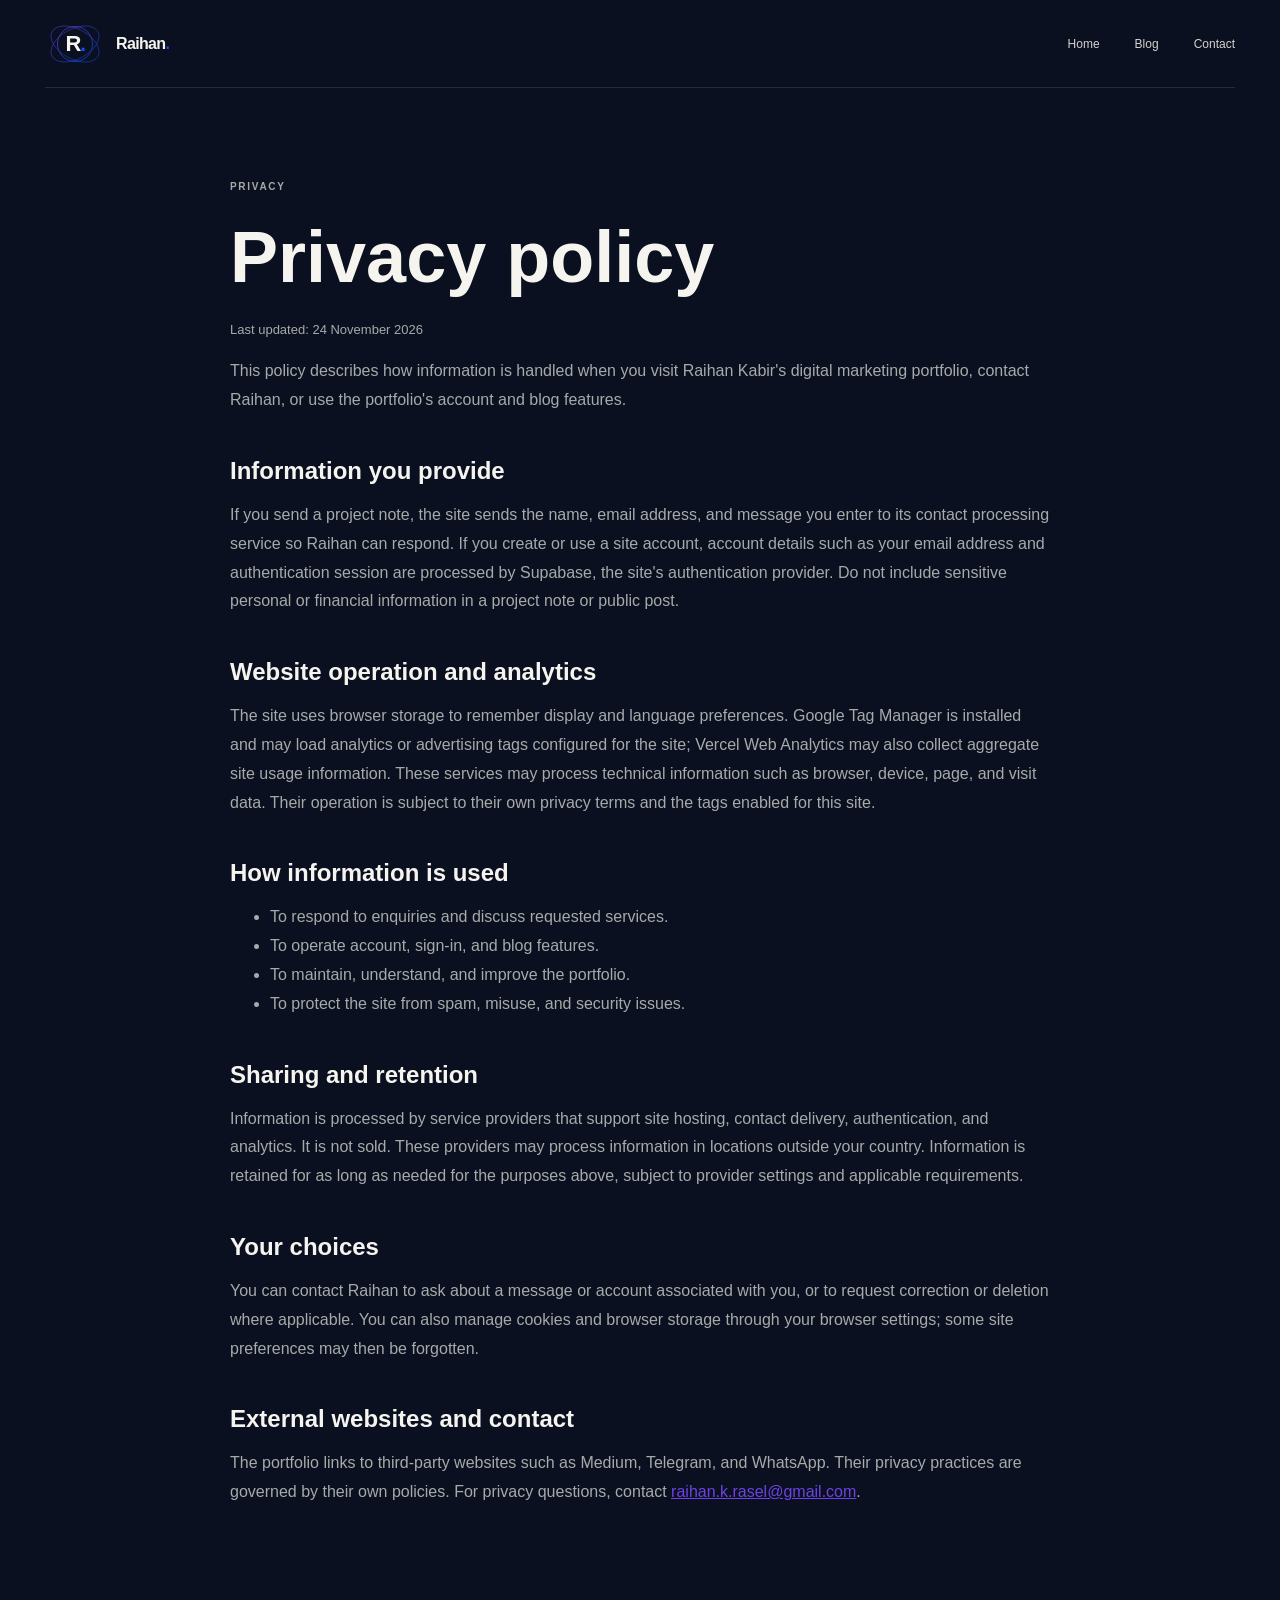
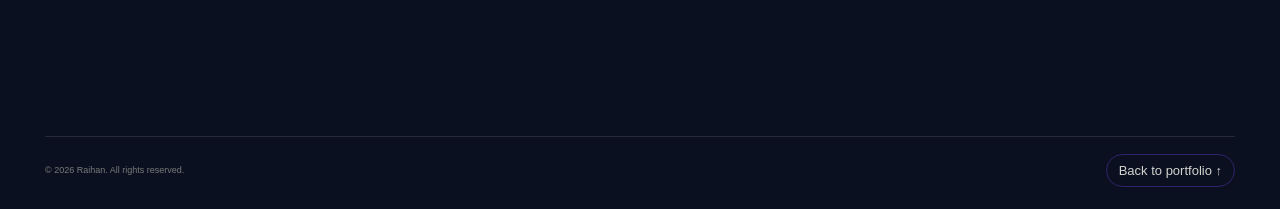
<file: privacy.html>
<!doctype html>
<html lang="en">
<head>
  <meta charset="utf-8">
  <meta name="viewport" content="width=device-width, initial-scale=1">
  <meta name="theme-color" content="#090b0d">
  <meta name="description" content="Learn how Raihan's portfolio handles contact messages, account details, and basic website analytics.">
  <link rel="icon" type="image/svg+xml" href="/assets/favicon.svg">
  <link rel="canonical" href="https://raihan-my-portfolio.vercel.app/privacy.html">
  <title>Privacy Policy — Raihan's Portfolio</title>
  <link rel="stylesheet" href="styles.css">
  <link rel="stylesheet" href="theme.css">
  <style>
    .policy-page{max-width:820px;padding-block:80px 120px}.policy-page h1{font-size:clamp(42px,7vw,72px);margin:20px 0}.policy-page h2{font-size:24px;margin:42px 0 12px}.policy-page p,.policy-page li{color:var(--muted);line-height:1.8}.policy-page a{color:var(--gold)}.policy-updated{font-size:13px}
  </style>
</head>
<body>
  <header class="topbar section-wrap"><a class="brand" href="/" aria-label="Raihan's Portfolio home"><img class="brand-logo" src="/assets/raihan-logo-full.png" alt=""><span>Raihan<span class="brand-dot">.</span></span></a><nav class="nav-links"><a href="/">Home</a><a href="/blog.html">Blog</a><a href="/#contact">Contact</a></nav></header>
  <main class="policy-page section-wrap">
    <p class="eyebrow">PRIVACY</p>
    <h1>Privacy policy</h1>
    <p class="policy-updated">Last updated: 24 November 2026</p>
    <p>This policy describes how information is handled when you visit Raihan Kabir's digital marketing portfolio, contact Raihan, or use the portfolio's account and blog features.</p>
    <h2>Information you provide</h2>
    <p>If you send a project note, the site sends the name, email address, and message you enter to its contact processing service so Raihan can respond. If you create or use a site account, account details such as your email address and authentication session are processed by Supabase, the site's authentication provider. Do not include sensitive personal or financial information in a project note or public post.</p>
    <h2>Website operation and analytics</h2>
    <p>The site uses browser storage to remember display and language preferences. Google Tag Manager is installed and may load analytics or advertising tags configured for the site; Vercel Web Analytics may also collect aggregate site usage information. These services may process technical information such as browser, device, page, and visit data. Their operation is subject to their own privacy terms and the tags enabled for this site.</p>
    <h2>How information is used</h2>
    <ul><li>To respond to enquiries and discuss requested services.</li><li>To operate account, sign-in, and blog features.</li><li>To maintain, understand, and improve the portfolio.</li><li>To protect the site from spam, misuse, and security issues.</li></ul>
    <h2>Sharing and retention</h2>
    <p>Information is processed by service providers that support site hosting, contact delivery, authentication, and analytics. It is not sold. These providers may process information in locations outside your country. Information is retained for as long as needed for the purposes above, subject to provider settings and applicable requirements.</p>
    <h2>Your choices</h2>
    <p>You can contact Raihan to ask about a message or account associated with you, or to request correction or deletion where applicable. You can also manage cookies and browser storage through your browser settings; some site preferences may then be forgotten.</p>
    <h2>External websites and contact</h2>
    <p>The portfolio links to third-party websites such as Medium, Telegram, and WhatsApp. Their privacy practices are governed by their own policies. For privacy questions, contact <a href="mailto:raihan.k.rasel@gmail.com">raihan.k.rasel@gmail.com</a>.</p>
  </main>
  <footer class="footer section-wrap"><div class="footer-bottom"><span>© <span id="year">2026</span> Raihan. All rights reserved.</span><a href="/">Back to portfolio ↑</a></div></footer>
</body>
</html>
</file>
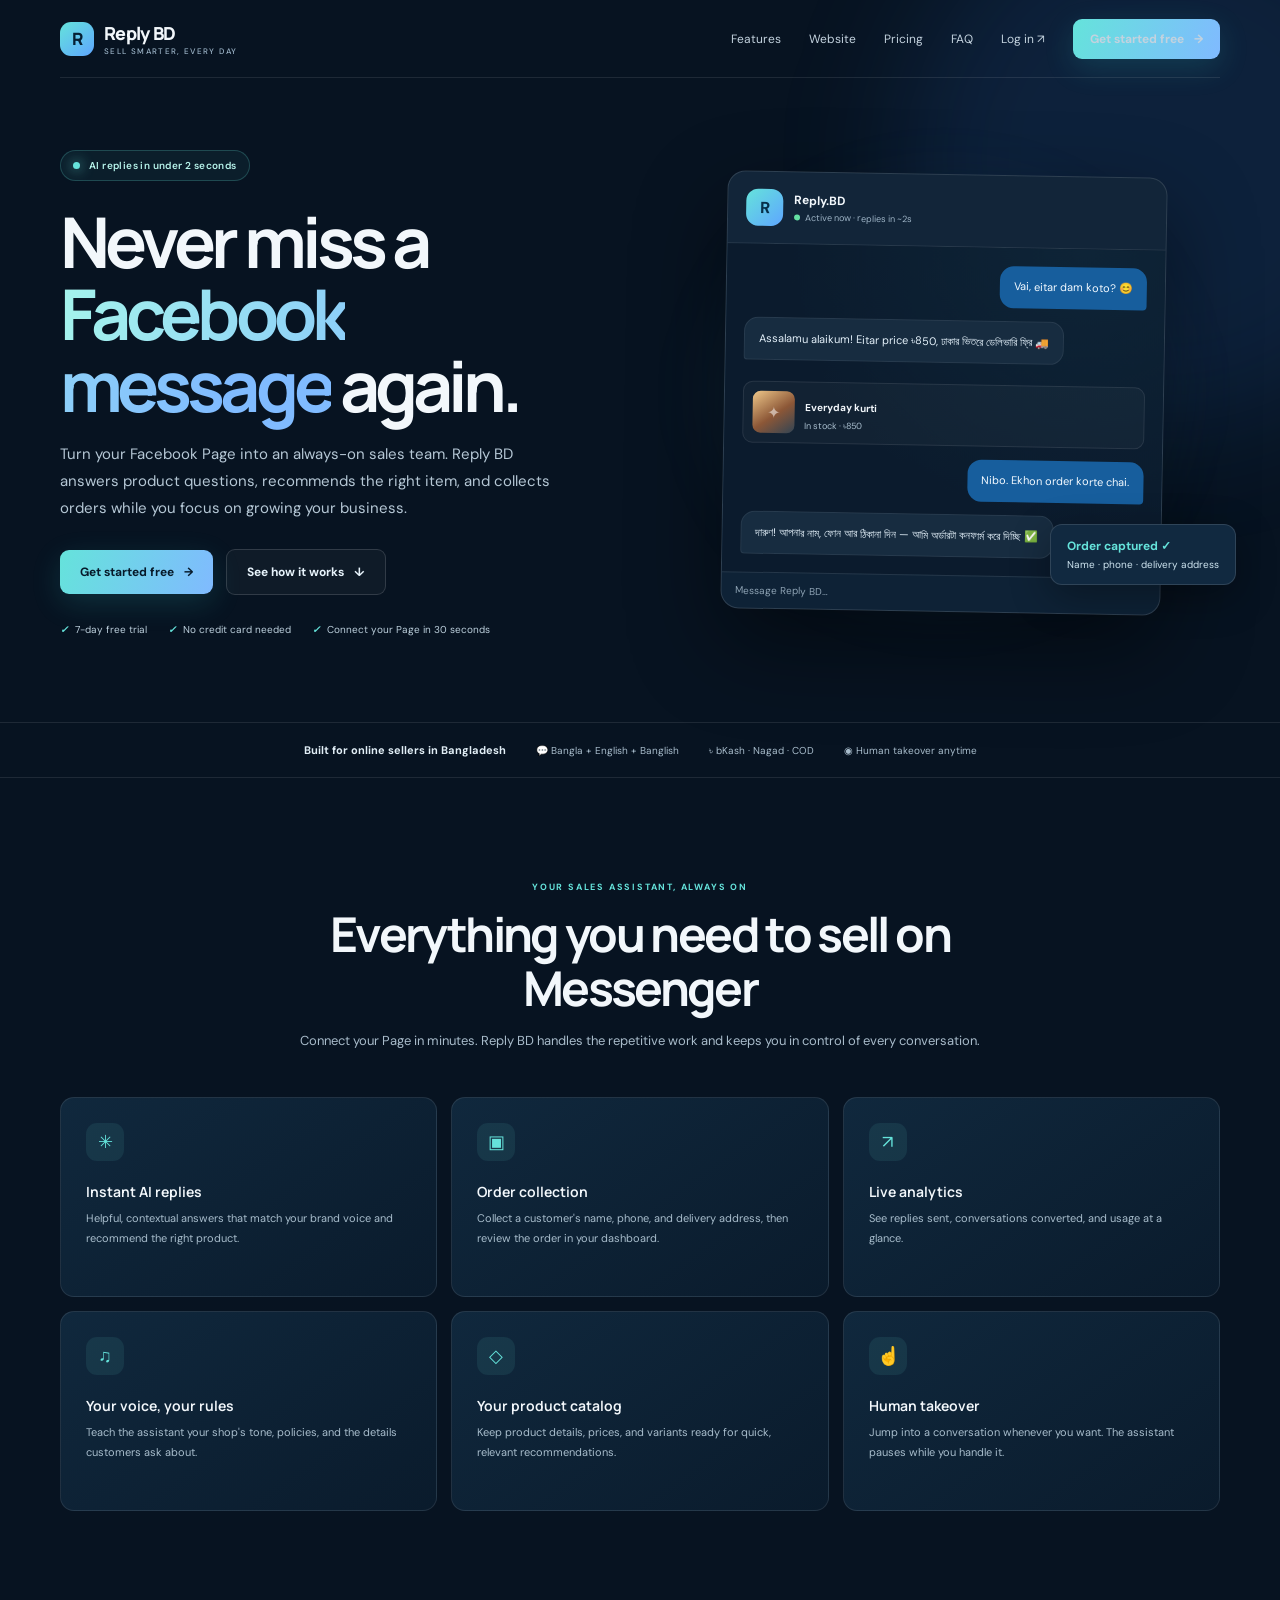
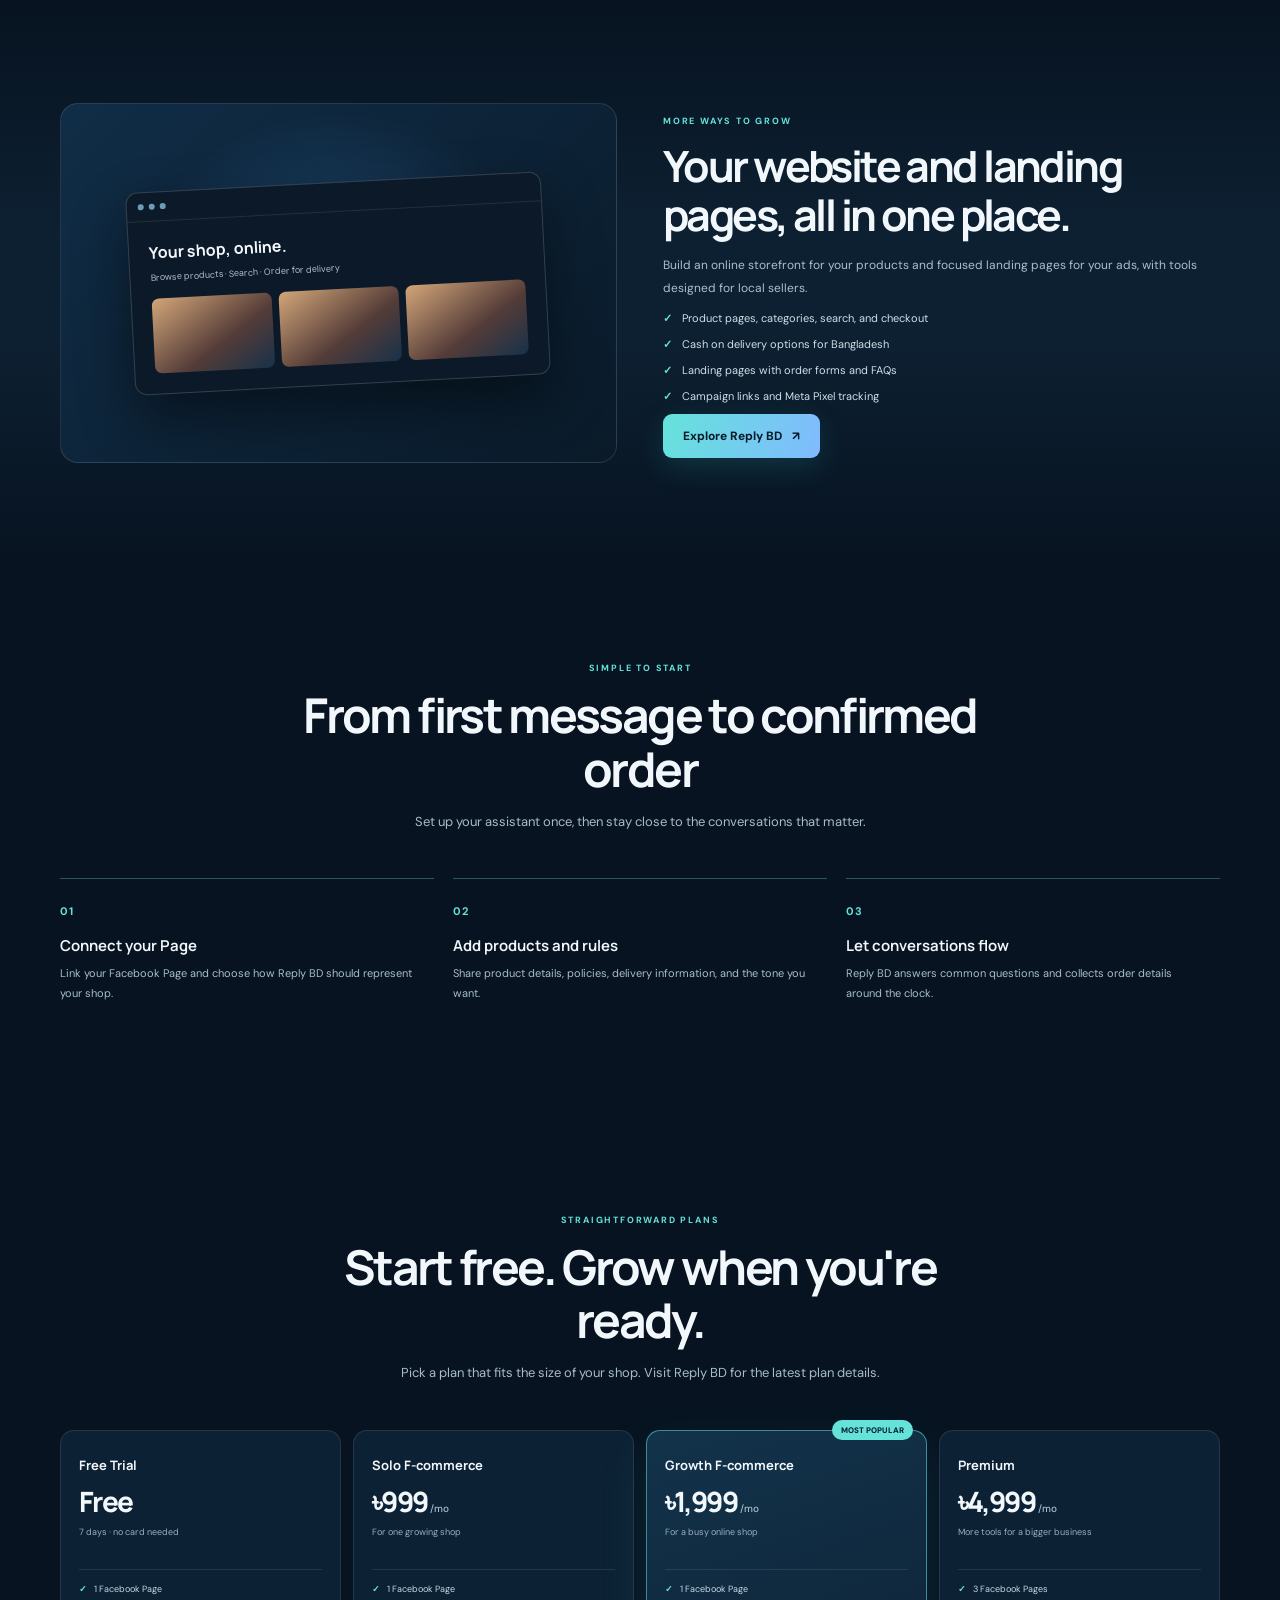
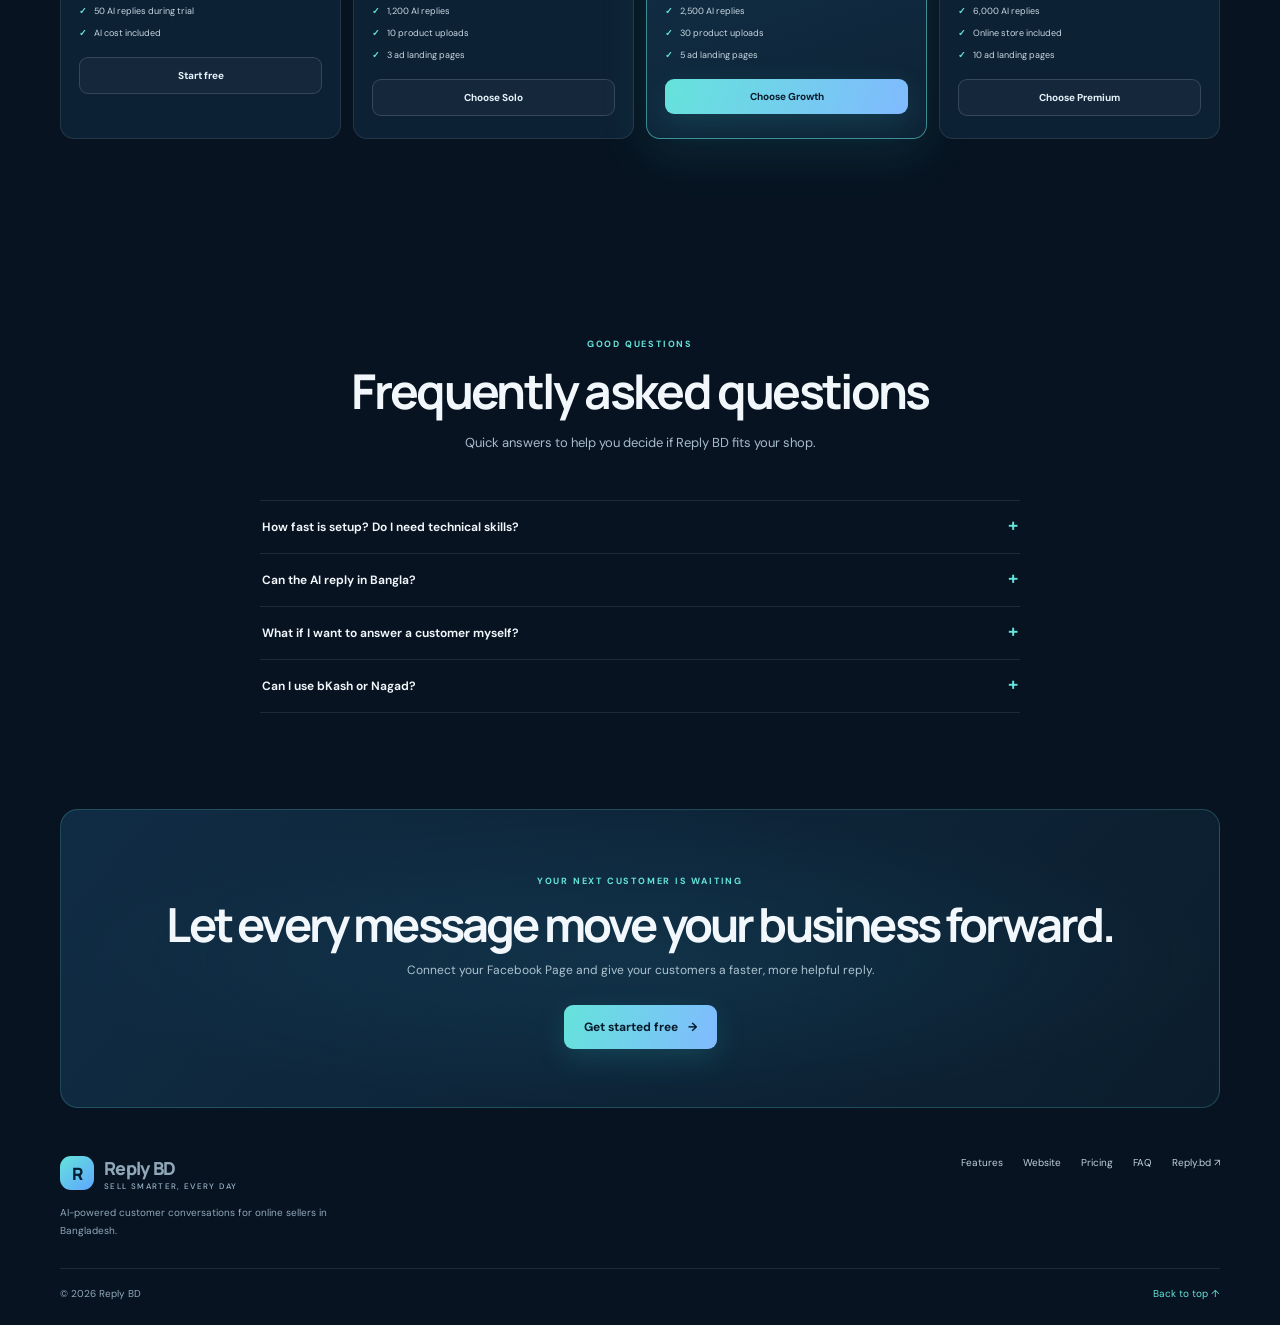
<file: reply-bd-widget.html>
<!doctype html>
<html lang="en">
<head>
  <meta charset="utf-8">
  <meta name="viewport" content="width=device-width, initial-scale=1">
  <meta name="theme-color" content="#071321">
  <link rel="icon" type="image/svg+xml" href="/assets/favicon.svg">
  <meta name="description" content="Reply BD helps Bangladesh's online sellers reply to Facebook customers, recommend products, and collect orders around the clock.">
  <title>Reply BD — Your always-on sales assistant</title>
  <link rel="preconnect" href="https://fonts.googleapis.com">
  <link rel="preconnect" href="https://fonts.gstatic.com" crossorigin>
  <link href="https://fonts.googleapis.com/css2?family=DM+Sans:wght@400;500;600;700&family=Manrope:wght@400;500;600;700;800&display=swap" rel="stylesheet">
  <style>
    :root{--ink:#071321;--ink2:#0b1d30;--panel:#10263b;--panel2:#132d45;--blue:#5ea6ff;--cyan:#65e3db;--white:#f2f7fb;--muted:#a8bbca;--line:#ffffff18;--font:'DM Sans',sans-serif;--display:'Manrope',sans-serif}
    *{box-sizing:border-box}html{scroll-behavior:smooth;scroll-padding-top:88px}body{margin:0;background:var(--ink);color:var(--white);font-family:var(--font);-webkit-font-smoothing:antialiased}a{color:inherit}.shell{overflow:hidden}.wrap{width:min(1160px,calc(100% - 48px));margin-inline:auto}.topbar{height:78px;display:flex;align-items:center;justify-content:space-between;border-bottom:1px solid var(--line);position:relative;z-index:10}.brand{display:flex;align-items:center;gap:10px;text-decoration:none;font:800 18px var(--display);letter-spacing:-.04em}.brand-mark{width:34px;height:34px;border-radius:11px;background:linear-gradient(140deg,var(--cyan),var(--blue));color:#062033;display:grid;place-items:center;font-size:17px}.brand small{display:block;color:#9db5c8;font:500 8px var(--font);letter-spacing:.17em;margin-top:1px}.nav{display:flex;align-items:center;gap:28px}.nav a{font-size:12px;color:#c3d2de;text-decoration:none}.nav a:hover{color:var(--cyan)}.nav-cta,.button{display:inline-flex;align-items:center;justify-content:center;gap:10px;border:0;border-radius:9px;background:linear-gradient(110deg,var(--cyan),#80baff);color:#071a2a;text-decoration:none;font:700 12px var(--font);padding:12px 17px;box-shadow:0 9px 30px #2ecbc72a;transition:transform .2s,filter .2s}.nav-cta:hover,.button:hover{transform:translateY(-2px);filter:brightness(1.06)}.menu{display:none;border:1px solid var(--line);background:#ffffff08;color:white;border-radius:8px;padding:8px 10px;font-size:19px}
    .hero{display:grid;grid-template-columns:1fr 1fr;gap:54px;align-items:center;min-height:635px;padding:72px 0 86px;position:relative}.hero:before{content:"";position:absolute;width:540px;height:540px;top:-190px;right:-220px;background:#357de223;filter:blur(60px);border-radius:50%;pointer-events:none}.hero-copy,.chat-scene{position:relative;z-index:1}.announcement{display:inline-flex;align-items:center;gap:9px;border:1px solid #65e3db38;background:#65e3db0e;color:#b7f4eb;padding:8px 12px;border-radius:30px;font-size:10px;font-weight:600;letter-spacing:.04em}.pulse{width:7px;height:7px;border-radius:50%;background:var(--cyan);box-shadow:0 0 13px var(--cyan)}h1,h2,h3,p{margin-top:0}h1{font:700 clamp(45px,6vw,70px)/1.03 var(--display);letter-spacing:-.07em;margin:24px 0 20px;max-width:620px}h1 span{background:linear-gradient(100deg,#a5f4ec,#80bbff 80%);-webkit-background-clip:text;background-clip:text;color:transparent}.hero-lede{max-width:495px;color:#b5c7d5;font-size:15px;line-height:1.8;margin-bottom:27px}.actions{display:flex;gap:13px;align-items:center;flex-wrap:wrap}.button{padding:14px 20px}.button.secondary{background:#ffffff09;color:#e7f3fb;border:1px solid #ffffff24;box-shadow:none}.trust{display:flex;flex-wrap:wrap;gap:14px 21px;margin-top:28px;color:#bdd0dd;font-size:10px}.trust span{display:flex;align-items:center;gap:7px}.check{color:var(--cyan);font-weight:800}.chat-scene{min-height:440px;display:grid;place-items:center}.scene-glow{position:absolute;width:440px;height:400px;border-radius:50%;background:#338dcb1b;filter:blur(35px)}.chat-window{width:min(100%,440px);border:1px solid #ffffff22;border-radius:18px;background:#0e2236;box-shadow:0 35px 90px #0007;overflow:hidden;transform:rotate(1deg)}.chat-head{display:flex;align-items:center;gap:11px;padding:17px 18px;border-bottom:1px solid var(--line);background:#ffffff04}.chat-logo{width:37px;height:37px;border-radius:12px;background:linear-gradient(135deg,var(--cyan),var(--blue));display:grid;place-items:center;color:#07304a;font-weight:800}.chat-title{font-size:12px;font-weight:700}.chat-sub{font-size:9px;color:#9db3c5;margin-top:3px}.chat-dot{width:6px;height:6px;background:#64e0a3;display:inline-block;border-radius:50%;margin-right:5px}.chat-body{padding:18px;display:flex;flex-direction:column;gap:13px;background:radial-gradient(ellipse at 82% 0,#2a83a016,transparent 60%),#0b1b2d}.bubble{max-width:85%;padding:12px 14px;border-radius:14px;font-size:11px;line-height:1.6}.bubble.customer{align-self:flex-end;background:#175e9d;color:#f4faff;border-bottom-right-radius:4px}.bubble.reply{align-self:flex-start;background:#172c40;border:1px solid #ffffff12;color:#e5f2fb;border-bottom-left-radius:4px}.product-mini{display:flex;align-items:center;gap:10px;border:1px solid #ffffff17;background:#ffffff08;border-radius:10px;padding:9px;margin-top:8px}.product-art{width:42px;height:42px;border-radius:8px;background:linear-gradient(145deg,#efc88a,#8c5737 55%,#314454);display:grid;place-items:center;color:#fff8}.product-mini strong{font-size:10px}.product-mini small{display:block;color:#a8bdcd;font-size:9px;margin-top:4px}.chat-compose{padding:11px 14px;border-top:1px solid var(--line);color:#8ea3b4;font-size:10px}.floating-note{position:absolute;right:-16px;bottom:28px;background:#112940;border:1px solid #ffffff20;padding:13px 16px;border-radius:12px;box-shadow:0 12px 40px #0005;font-size:10px;color:#cfe5f0}.floating-note b{display:block;color:var(--cyan);font-size:12px;margin-bottom:4px}
    .social-proof{border-block:1px solid var(--line);padding:20px 0;display:flex;align-items:center;justify-content:center;gap:30px;color:#a9bdcc;font-size:10px;flex-wrap:wrap}.social-proof strong{color:#e2eff7;font-size:11px}.section{padding:96px 0}.section-head{text-align:center;max-width:680px;margin:0 auto 45px}.eyebrow{font-size:9px;letter-spacing:.2em;text-transform:uppercase;color:var(--cyan);font-weight:700}.section h2{font:700 clamp(32px,4vw,48px)/1.12 var(--display);letter-spacing:-.055em;margin:12px 0 14px}.section-head p{color:var(--muted);font-size:13px;line-height:1.8}.features{display:grid;grid-template-columns:repeat(3,1fr);gap:14px}.feature{padding:25px;border:1px solid var(--line);border-radius:14px;background:linear-gradient(145deg,#10283d,#0a1b2c);min-height:200px}.feature-icon{width:38px;height:38px;display:grid;place-items:center;border-radius:11px;background:#65e3db16;color:var(--cyan);font-size:18px;margin-bottom:21px}.feature h3{font:650 14px var(--display);margin-bottom:8px}.feature p{font-size:11px;color:#a8bdcc;line-height:1.8;margin-bottom:0}.steps{display:grid;grid-template-columns:repeat(3,1fr);gap:19px;counter-reset:step}.step{border-top:1px solid #65e3db55;padding:20px 12px 0 0;counter-increment:step}.step:before{content:"0" counter(step);color:var(--cyan);font:700 11px var(--font);letter-spacing:.1em}.step h3{font:650 15px var(--display);margin:15px 0 8px}.step p{color:#a8bdcc;font-size:11px;line-height:1.8}.showcase{background:linear-gradient(180deg,transparent,#0d2031 40%,#0d2031 60%,transparent)}.showcase-grid{display:grid;grid-template-columns:1fr 1fr;gap:46px;align-items:center}.showcase-art{min-height:360px;border:1px solid #ffffff1d;border-radius:18px;background:radial-gradient(ellipse at 50% 42%,#4799ed42,transparent 48%),linear-gradient(135deg,#102d47,#0a1a29);display:grid;place-items:center;position:relative;overflow:hidden}.browser-card{width:75%;border:1px solid #ffffff2b;border-radius:12px;background:#0b1928;box-shadow:0 25px 55px #0007;transform:rotate(-3deg)}.browser-dots{padding:11px;display:flex;gap:5px;border-bottom:1px solid var(--line)}.browser-dots i{width:6px;height:6px;border-radius:50%;background:#6d9cb9}.storefront{padding:20px}.storefront b{font:700 16px var(--display)}.storefront p{font-size:9px;color:#acc0ce;margin:8px 0 15px}.tiles{display:grid;grid-template-columns:repeat(3,1fr);gap:7px}.tiles i{height:75px;border-radius:7px;background:linear-gradient(145deg,#d3a679,#543c38 60%,#18314a)}.showcase-copy h2{font:700 clamp(30px,4vw,43px)/1.15 var(--display);letter-spacing:-.06em}.showcase-copy p{color:#a9bfce;font-size:12px;line-height:1.9}.showcase-copy ul{list-style:none;padding:0;display:grid;gap:12px;color:#d0dfe8;font-size:11px}.showcase-copy li:before{content:"✓";color:var(--cyan);font-weight:800;margin-right:10px}
    .pricing{display:grid;grid-template-columns:repeat(4,1fr);gap:12px;align-items:stretch}.price-card{padding:22px 18px;border:1px solid var(--line);border-radius:14px;background:#0d2134;position:relative}.price-card.popular{border-color:#65e3db88;background:linear-gradient(160deg,#12334b,#0e2235);box-shadow:0 16px 50px #43d6d51a}.popular-tag{position:absolute;top:-11px;right:13px;padding:5px 9px;border-radius:20px;background:var(--cyan);color:#06202d;font-size:8px;font-weight:800}.price-card h3{font:700 13px var(--display);margin:3px 0 8px}.price{font:750 28px var(--display);letter-spacing:-.06em}.price small{font:500 10px var(--font);letter-spacing:0;color:#a9bfce}.price-caption{font-size:9px;color:#98afc0;min-height:29px;margin:6px 0 14px}.price-card ul{list-style:none;padding:13px 0 0;border-top:1px solid var(--line);display:grid;gap:10px;margin:0;color:#c8d8e3;font-size:9px}.price-card li:before{content:"✓";color:var(--cyan);margin-right:7px;font-weight:800}.price-card .button{width:100%;margin-top:18px;font-size:10px;padding:11px 9px}
    .faq-list{max-width:760px;margin:auto;border-top:1px solid var(--line)}details{border-bottom:1px solid var(--line);padding:18px 2px}summary{list-style:none;cursor:pointer;font-size:12px;font-weight:650;display:flex;justify-content:space-between;gap:18px}summary::-webkit-details-marker{display:none}summary:after{content:"+";color:var(--cyan);font-size:18px;line-height:12px}details[open] summary:after{content:"−"}details p{color:#a9bfce;font-size:11px;line-height:1.8;margin:13px 30px 0 0}.cta{padding:58px 30px;text-align:center;border:1px solid #65e3db36;border-radius:18px;background:radial-gradient(ellipse at center,#1b5c7840,transparent 70%),linear-gradient(130deg,#102c44,#0b1d2d)}.cta h2{font:700 clamp(32px,4vw,47px)/1.1 var(--display);letter-spacing:-.06em;margin:10px 0}.cta p{max-width:520px;margin:0 auto 23px;color:#aec3d1;font-size:12px;line-height:1.8}.footer{padding:48px 0 25px;color:#91a8b9;font-size:10px}.footer-top{display:flex;justify-content:space-between;gap:25px;align-items:start;padding-bottom:28px}.footer p{max-width:300px;line-height:1.8;margin:13px 0 0}.footer-links{display:flex;gap:20px;flex-wrap:wrap}.footer-links a{color:#bfd0dc;text-decoration:none}.footer-bottom{border-top:1px solid var(--line);padding-top:18px;display:flex;justify-content:space-between;gap:12px}.footer-bottom a{color:var(--cyan);text-decoration:none}
    @media(max-width:900px){.hero{gap:28px;min-height:560px}.chat-window{transform:none}.floating-note{right:-5px}.pricing{grid-template-columns:repeat(2,1fr)}.section{padding:78px 0}}
    @media(max-width:640px){.wrap{width:calc(100% - 34px)}.topbar{height:68px}.menu{display:block}.nav{display:none;position:absolute;top:60px;left:0;right:0;padding:17px;background:#0d2031;border:1px solid var(--line);border-radius:12px;flex-direction:column;align-items:stretch;gap:16px}.nav.open{display:flex}.nav-cta{text-align:center}.hero{display:flex;flex-direction:column;align-items:stretch;padding:48px 0 60px;gap:25px}.hero h1{font-size:clamp(44px,13vw,62px)}.hero-lede{font-size:13px}.chat-scene{min-height:365px}.chat-window{width:calc(100% - 10px)}.floating-note{right:0;bottom:5px}.social-proof{gap:12px 18px;font-size:9px}.section{padding:68px 0}.section-head{margin-bottom:30px}.features{grid-template-columns:1fr}.feature{min-height:0}.steps{grid-template-columns:1fr;gap:5px}.step{padding:18px 0}.showcase-grid{grid-template-columns:1fr;gap:24px}.showcase-art{min-height:280px}.pricing{grid-template-columns:1fr}.price-card{padding:22px}.price-caption{min-height:0}.cta{padding:40px 19px}.footer-top{flex-direction:column}.footer-bottom{flex-direction:column}}
    @media(prefers-reduced-motion:reduce){html{scroll-behavior:auto}*,*:before,*:after{animation-duration:.01ms!important;animation-iteration-count:1!important;transition-duration:.01ms!important}}
  </style>
</head>
<body>
<div class="shell">
  <header class="topbar wrap">
    <a class="brand" href="#home" aria-label="Reply BD home"><span class="brand-mark">R</span><span>Reply BD<small>SELL SMARTER, EVERY DAY</small></span></a>
    <button class="menu" type="button" aria-label="Open menu" aria-expanded="false">☰</button>
    <nav class="nav" aria-label="Main navigation">
      <a href="#features">Features</a><a href="#website">Website</a><a href="#pricing">Pricing</a><a href="#faq">FAQ</a>
      <a href="https://reply-bd.com" target="_blank" rel="noreferrer">Log in ↗</a>
      <a class="nav-cta" href="https://reply-bd.com" target="_blank" rel="noreferrer">Get started free <span>→</span></a>
    </nav>
  </header>

  <main id="home">
    <section class="hero wrap">
      <div class="hero-copy">
        <span class="announcement"><i class="pulse"></i> AI replies in under 2 seconds</span>
        <h1>Never miss a <span>Facebook message</span> again.</h1>
        <p class="hero-lede">Turn your Facebook Page into an always-on sales team. Reply BD answers product questions, recommends the right item, and collects orders while you focus on growing your business.</p>
        <div class="actions"><a class="button" href="https://reply-bd.com" target="_blank" rel="noreferrer">Get started free <span>→</span></a><a class="button secondary" href="#how-it-works">See how it works <span>↓</span></a></div>
        <div class="trust"><span><i class="check">✓</i> 7-day free trial</span><span><i class="check">✓</i> No credit card needed</span><span><i class="check">✓</i> Connect your Page in 30 seconds</span></div>
      </div>
      <div class="chat-scene" aria-label="Example conversation with Reply BD">
        <div class="scene-glow"></div>
        <div class="chat-window">
          <div class="chat-head"><span class="chat-logo">R</span><div><div class="chat-title">Reply.BD</div><div class="chat-sub"><i class="chat-dot"></i>Active now · replies in ~2s</div></div></div>
          <div class="chat-body">
            <div class="bubble customer">Vai, eitar dam koto? 😊</div>
            <div class="bubble reply">Assalamu alaikum! Eitar price ৳850, ঢাকার ভিতরে ডেলিভারি ফ্রি 🚚</div>
            <div class="product-mini"><span class="product-art">✦</span><span><strong>Everyday kurti</strong><small>In stock · ৳850</small></span></div>
            <div class="bubble customer">Nibo. Ekhon order korte chai.</div>
            <div class="bubble reply">দারুণ! আপনার নাম, ফোন আর ঠিকানা দিন — আমি অর্ডারটা কনফার্ম করে দিচ্ছি ✅</div>
          </div>
          <div class="chat-compose">Message Reply BD…</div>
        </div>
        <div class="floating-note"><b>Order captured ✓</b>Name · phone · delivery address</div>
      </div>
    </section>

    <div class="social-proof"><strong>Built for online sellers in Bangladesh</strong><span>💬 Bangla + English + Banglish</span><span>৳ bKash · Nagad · COD</span><span>◉ Human takeover anytime</span></div>

    <section class="section wrap" id="features">
      <div class="section-head"><span class="eyebrow">Your sales assistant, always on</span><h2>Everything you need to sell on Messenger</h2><p>Connect your Page in minutes. Reply BD handles the repetitive work and keeps you in control of every conversation.</p></div>
      <div class="features">
        <article class="feature"><span class="feature-icon">✳</span><h3>Instant AI replies</h3><p>Helpful, contextual answers that match your brand voice and recommend the right product.</p></article>
        <article class="feature"><span class="feature-icon">▣</span><h3>Order collection</h3><p>Collect a customer's name, phone, and delivery address, then review the order in your dashboard.</p></article>
        <article class="feature"><span class="feature-icon">↗</span><h3>Live analytics</h3><p>See replies sent, conversations converted, and usage at a glance.</p></article>
        <article class="feature"><span class="feature-icon">♫</span><h3>Your voice, your rules</h3><p>Teach the assistant your shop's tone, policies, and the details customers ask about.</p></article>
        <article class="feature"><span class="feature-icon">◇</span><h3>Your product catalog</h3><p>Keep product details, prices, and variants ready for quick, relevant recommendations.</p></article>
        <article class="feature"><span class="feature-icon">☝</span><h3>Human takeover</h3><p>Jump into a conversation whenever you want. The assistant pauses while you handle it.</p></article>
      </div>
    </section>

    <section class="section showcase" id="website">
      <div class="wrap showcase-grid">
        <div class="showcase-art" aria-hidden="true"><div class="browser-card"><div class="browser-dots"><i></i><i></i><i></i></div><div class="storefront"><b>Your shop, online.</b><p>Browse products · Search · Order for delivery</p><div class="tiles"><i></i><i></i><i></i></div></div></div></div>
        <div class="showcase-copy"><span class="eyebrow">More ways to grow</span><h2>Your website and landing pages, all in one place.</h2><p>Build an online storefront for your products and focused landing pages for your ads, with tools designed for local sellers.</p><ul><li>Product pages, categories, search, and checkout</li><li>Cash on delivery options for Bangladesh</li><li>Landing pages with order forms and FAQs</li><li>Campaign links and Meta Pixel tracking</li></ul><a class="button" href="https://reply-bd.com" target="_blank" rel="noreferrer">Explore Reply BD <span>↗</span></a></div>
      </div>
    </section>

    <section class="section wrap" id="how-it-works">
      <div class="section-head"><span class="eyebrow">Simple to start</span><h2>From first message to confirmed order</h2><p>Set up your assistant once, then stay close to the conversations that matter.</p></div>
      <div class="steps"><article class="step"><h3>Connect your Page</h3><p>Link your Facebook Page and choose how Reply BD should represent your shop.</p></article><article class="step"><h3>Add products and rules</h3><p>Share product details, policies, delivery information, and the tone you want.</p></article><article class="step"><h3>Let conversations flow</h3><p>Reply BD answers common questions and collects order details around the clock.</p></article></div>
    </section>

    <section class="section wrap" id="pricing">
      <div class="section-head"><span class="eyebrow">Straightforward plans</span><h2>Start free. Grow when you're ready.</h2><p>Pick a plan that fits the size of your shop. Visit Reply BD for the latest plan details.</p></div>
      <div class="pricing">
        <article class="price-card"><h3>Free Trial</h3><div class="price">Free</div><p class="price-caption">7 days · no card needed</p><ul><li>1 Facebook Page</li><li>50 AI replies during trial</li><li>AI cost included</li></ul><a class="button secondary" href="https://reply-bd.com" target="_blank" rel="noreferrer">Start free</a></article>
        <article class="price-card"><h3>Solo F-commerce</h3><div class="price">৳999<small> /mo</small></div><p class="price-caption">For one growing shop</p><ul><li>1 Facebook Page</li><li>1,200 AI replies</li><li>10 product uploads</li><li>3 ad landing pages</li></ul><a class="button secondary" href="https://reply-bd.com" target="_blank" rel="noreferrer">Choose Solo</a></article>
        <article class="price-card popular"><span class="popular-tag">MOST POPULAR</span><h3>Growth F-commerce</h3><div class="price">৳1,999<small> /mo</small></div><p class="price-caption">For a busy online shop</p><ul><li>1 Facebook Page</li><li>2,500 AI replies</li><li>30 product uploads</li><li>5 ad landing pages</li></ul><a class="button" href="https://reply-bd.com" target="_blank" rel="noreferrer">Choose Growth</a></article>
        <article class="price-card"><h3>Premium</h3><div class="price">৳4,999<small> /mo</small></div><p class="price-caption">More tools for a bigger business</p><ul><li>3 Facebook Pages</li><li>6,000 AI replies</li><li>Online store included</li><li>10 ad landing pages</li></ul><a class="button secondary" href="https://reply-bd.com" target="_blank" rel="noreferrer">Choose Premium</a></article>
      </div>
    </section>

    <section class="section wrap" id="faq">
      <div class="section-head"><span class="eyebrow">Good questions</span><h2>Frequently asked questions</h2><p>Quick answers to help you decide if Reply BD fits your shop.</p></div>
      <div class="faq-list">
        <details><summary>How fast is setup? Do I need technical skills?</summary><p>Connect a Facebook Page in around 30 seconds, then add your product details. No code or server setup is needed.</p></details>
        <details><summary>Can the AI reply in Bangla?</summary><p>Reply BD is designed for Bangla, English, and Banglish conversations, and can answer in the customer's language.</p></details>
        <details><summary>What if I want to answer a customer myself?</summary><p>Use human takeover to step into a conversation. The assistant pauses so you can handle the chat directly.</p></details>
        <details><summary>Can I use bKash or Nagad?</summary><p>Reply BD's public site lists bKash, Nagad, bank transfer, and cash-on-delivery options. Check the current billing page for details.</p></details>
      </div>
    </section>

    <section class="wrap"><div class="cta"><span class="eyebrow">Your next customer is waiting</span><h2>Let every message move your business forward.</h2><p>Connect your Facebook Page and give your customers a faster, more helpful reply.</p><a class="button" href="https://reply-bd.com" target="_blank" rel="noreferrer">Get started free <span>→</span></a></div></section>
  </main>
  <footer class="footer wrap">
    <div class="footer-top"><div><a class="brand" href="#home"><span class="brand-mark">R</span><span>Reply BD<small>SELL SMARTER, EVERY DAY</small></span></a><p>AI-powered customer conversations for online sellers in Bangladesh.</p></div><nav class="footer-links" aria-label="Footer"><a href="#features">Features</a><a href="#website">Website</a><a href="#pricing">Pricing</a><a href="#faq">FAQ</a><a href="https://reply.bd" target="_blank" rel="noreferrer">Reply.bd ↗</a></nav></div>
    <div class="footer-bottom"><span>© <span id="year"></span> Reply BD</span><a href="#home">Back to top ↑</a></div>
  </footer>
</div>
<script>
  document.getElementById("year").textContent = new Date().getFullYear();
  const menuButton = document.querySelector(".menu");
  const navigation = document.querySelector(".nav");
  menuButton.addEventListener("click", () => {
    const isOpen = navigation.classList.toggle("open");
    menuButton.setAttribute("aria-expanded", String(isOpen));
    menuButton.setAttribute("aria-label", isOpen ? "Close menu" : "Open menu");
    menuButton.textContent = isOpen ? "×" : "☰";
  });
  navigation.querySelectorAll("a").forEach((link) => link.addEventListener("click", () => {
    navigation.classList.remove("open");
    menuButton.setAttribute("aria-expanded", "false");
    menuButton.setAttribute("aria-label", "Open menu");
    menuButton.textContent = "☰";
  }));
</script>
</body>
</html>
</file>
<file: styles.css>
:root{--bg:#0b1020;--panel:#10182a;--panel-2:#162033;--gold:#6c43e3;--gold-bright:#004ffc;--office-violet:#6c43e3;--office-blue:#004ffc;--office-pale:#edf2ff;--office-ink:#0f172a;--white:#f5f4ef;--muted:#a7aaa9;--line:rgba(255,255,255,.11);--font:'Outfit',sans-serif;--display:'Outfit',sans-serif}*{box-sizing:border-box}html{scroll-behavior:smooth;scroll-padding-top:90px}body{margin:0;background:var(--bg);color:var(--white);font-family:var(--font);-webkit-font-smoothing:antialiased}.site-shell{overflow:hidden}.section-wrap,.topbar{width:min(1190px,calc(100% - 64px));margin-inline:auto}.topbar{height:88px;display:flex;align-items:center;justify-content:space-between;border-bottom:1px solid var(--line);position:relative;z-index:5}.brand{display:flex;align-items:center;gap:11px;color:var(--white);text-decoration:none;font-family:var(--display);font-size:16px;font-weight:800;letter-spacing:-.04em}.brand-mark{width:34px;height:34px;display:grid;place-items:center;border-radius:50%;border:1px solid var(--gold);color:var(--gold);font-size:18px}.brand-logo{width:clamp(48px,5vw,60px);height:clamp(48px,5vw,60px);display:block;object-fit:contain;flex:none;filter:hue-rotate(205deg) saturate(1.45) brightness(1.08)}.brand-dot{background:linear-gradient(135deg,var(--office-violet),var(--office-blue));-webkit-background-clip:text;background-clip:text;color:transparent}.nav-links{display:flex;align-items:center;gap:35px}.header-actions{display:flex;align-items:center;gap:10px}.nav-links a,.footer-bottom a{color:#d3d3cf;text-decoration:none;font-size:12px;transition:color .2s}.nav-links a:hover,.footer-bottom a:hover{color:var(--gold)}.nav-links .nav-contact{border:1px solid rgba(108,67,227,.55);border-radius:30px;padding:11px 16px;color:var(--white)}.nav-contact span{color:var(--gold);margin-left:8px}.menu-toggle{display:none}.hero{min-height:660px;display:grid;grid-template-columns:1fr 1fr;align-items:center;position:relative;padding-top:28px;padding-bottom:80px}.hero-copy{position:relative;z-index:2;padding:35px 0 30px}.eyebrow{font-size:10px;letter-spacing:.17em;font-weight:700;color:#c7c8c4}.status-dot{display:inline-block;width:7px;height:7px;background:var(--gold);border-radius:50%;margin:0 9px 1px 0;box-shadow:0 0 12px #6c43e380}.hero h1,.section-heading h2,.intro h2,.contact h2{font-family:var(--display);font-size:clamp(48px,6vw,76px);letter-spacing:-.075em;line-height:1.04;margin:29px 0 21px;font-weight:700}.hero h1 em,.section-heading em,.contact h2 em{font-style:normal;color:var(--gold)}.hero-lede{max-width:440px;color:#b6b8b5;font-size:15px;line-height:1.8}.hero-actions{display:flex;align-items:center;gap:26px;margin-top:32px}.button{border:0;border-radius:40px;display:inline-flex;align-items:center;justify-content:center;gap:19px;padding:14px 20px;text-decoration:none;font:700 11px var(--font);cursor:pointer;transition:transform .2s,background .2s}.button:hover{transform:translateY(-2px)}.button-gold{background:var(--gold);color:#111}.button-gold:hover{background:var(--gold-bright)}.button span{font-size:16px}.text-link{font-size:11px;color:#e1e1dc;text-decoration:none}.text-link span{color:var(--gold);margin-left:5px}.hero-proof{display:flex;align-items:center;gap:13px;margin-top:52px;color:#a4a6a3;font-size:10px;line-height:1.6}.hero-proof b{color:#e0e0da}.proof-avatars{display:flex;align-items:center}.proof-avatars span{width:31px;height:31px;border-radius:50%;display:grid;place-items:center;background:#1b1e20;border:1px solid rgba(108,67,227,.65);color:var(--gold);font-size:12px}.proof-avatars span+span{margin-left:-7px;background:#6c43e3;color:#121212}.hero-visual{height:500px;position:relative;display:grid;place-items:center}.portrait-frame{position:relative;z-index:1;width:min(410px,76%);aspect-ratio:1;border-radius:50%;overflow:hidden;border:1px solid rgba(108,67,227,.8);box-shadow:0 0 0 10px #6c43e30b,0 0 70px #6c43e315}.portrait-frame:after{content:"";position:absolute;inset:10px;border-radius:50%;border:1px solid #ffffff25;pointer-events:none}.portrait-frame img{width:100%;height:100%;object-fit:cover;object-position:center 37%;display:block}.visual-orbit{position:absolute;border:1px solid rgba(108,67,227,.2);border-radius:50%;transform:rotate(-24deg)}.orbit-one{width:520px;height:310px}.orbit-two{width:575px;height:370px;transform:rotate(27deg);border-color:#ffffff13}.hero-ring{position:absolute;width:15px;height:15px;border-radius:50%;background:var(--gold);right:12%;top:20%;box-shadow:0 0 20px var(--gold)}.floating-card{position:absolute;z-index:2;background:#131719eF;border:1px solid #ffffff1c;border-radius:12px;box-shadow:0 18px 50px #0008}.card-growth{left:-2%;top:17%;padding:15px 17px;width:164px}.card-label,.card-note{display:block;font-size:8px;letter-spacing:.1em;color:#aeb0ad}.mini-chart{height:52px;display:flex;align-items:end;gap:8px;border-bottom:1px solid #ffffff20;margin:9px 0}.mini-chart i{width:14px;border-radius:3px 3px 0 0;background:linear-gradient(var(--gold-bright),#238c7a);height:26%}.mini-chart i:nth-child(2){height:43%}.mini-chart i:nth-child(3){height:58%}.mini-chart i:nth-child(4){height:74%}.mini-chart i:nth-child(5){height:95%}.mini-chart b{align-self:flex-start;color:var(--gold);font-size:23px;margin-left:auto}.card-note{font-size:9px;letter-spacing:0}.card-stats{right:-3%;bottom:17%;display:flex;align-items:center;gap:11px;padding:12px 16px;color:#c7c8c4;font-size:9px;line-height:1.7}.card-stats b{color:white}.stat-icon{font-size:19px;color:var(--gold)}.hero-scroll{position:absolute;bottom:22px;left:0;display:flex;align-items:center;gap:11px;color:#777b79;font-size:8px;letter-spacing:.16em}.hero-scroll span{width:30px;height:1px;background:var(--gold)}.intro{padding-top:118px}.section-kicker{display:flex;align-items:center;gap:12px;color:#b6b7b1;font-size:9px;letter-spacing:.16em}.section-kicker>span:first-child{color:var(--gold)}.gold-line{width:35px;height:1px;background:var(--gold)}.intro-grid{display:grid;grid-template-columns:1fr 1fr;gap:80px;padding:55px 0 80px}.intro h2{font-size:clamp(42px,5vw,62px);margin:0;letter-spacing:-.065em}.intro h2 span{color:#777b79}.intro-body{max-width:460px;padding-top:6px}.large-copy{font-family:var(--display);font-size:19px;line-height:1.6;color:#e8e8e2;margin:0 0 17px}.intro-body>p:not(.large-copy){font-size:12px;line-height:1.9;color:#9fa29f;margin-bottom:23px}.ticker{overflow:hidden;border-block:1px solid var(--line);padding:16px 0;color:#d1d2cd;font-family:var(--display);font-size:10px;letter-spacing:.14em;white-space:nowrap}.ticker div{word-spacing:14px;animation:ticker 35s linear infinite}.ticker b{color:var(--gold);font-size:15px;margin-inline:10px}@keyframes ticker{to{transform:translateX(-24%)}}.services,.work{padding-top:120px}.section-heading{display:flex;align-items:end;justify-content:space-between;margin:42px 0 44px}.section-heading h2{font-size:clamp(42px,5vw,62px);margin:0}.section-heading>p{font-size:11px;line-height:1.8;color:#999d99;margin:0 3% 7px 0}.service-grid{display:grid;grid-template-columns:repeat(5,minmax(0,1fr));border-top:1px solid var(--line);border-bottom:1px solid var(--line)}.service-card{position:relative;padding:26px 21px 30px;min-height:250px;border-right:1px solid var(--line);transition:background .25s}.service-card:first-child{border-left:1px solid var(--line)}.service-card:hover{background:linear-gradient(150deg,#171a1c,#0a0c0d)}.service-number{font-size:8px;color:#898d8a;letter-spacing:.12em}.service-icon{margin:28px 0 21px;color:var(--gold);font-size:30px;font-family:serif}.service-card h3{font:600 15px var(--display);margin:0 0 10px}.service-card p{font-size:10px;line-height:1.8;color:#999d99;margin:0;max-width:205px}.service-arrow{position:absolute;right:19px;top:23px;color:#707572;font-size:13px}.work{padding-bottom:120px}.work-grid{display:grid;grid-template-columns:1.18fr .82fr;grid-template-rows:245px 245px;gap:16px}.work-item{position:relative;overflow:hidden;border-radius:8px;background:#141719;display:block}.work-item img{width:100%;height:100%;display:block;object-fit:cover;transition:transform .5s,opacity .3s;opacity:.85}.work-item:hover img{transform:scale(1.035);opacity:.65}.work-wide{grid-row:span 1}.work-wide img{object-position:48% 52%}.work-tall{grid-row:span 2}.work-tall img{object-position:center 32%}.work-medium img{object-position:center 44%}.work-item:after{content:"";position:absolute;inset:45% 0 0;background:linear-gradient(transparent,#050606d9);pointer-events:none}.work-caption{position:absolute;z-index:1;left:20px;bottom:18px;display:flex;flex-direction:column;gap:5px}.work-caption b{font:600 13px var(--display)}.work-caption small{font-size:9px;color:#cbccc6}.work-open{position:absolute;z-index:2;right:16px;bottom:17px;width:30px;height:30px;border:1px solid #fff7;border-radius:50%;display:grid;place-items:center;color:var(--gold)}.contact{position:relative;padding:55px 50px 58px;border:1px solid #ffffff16;border-radius:14px;background:radial-gradient(ellipse at 3% 100%,#0c332d 0,transparent 36%),linear-gradient(125deg,#121517,#0c0e10 70%);overflow:hidden}.contact-glow{position:absolute;right:-100px;top:-150px;width:400px;height:400px;background:#6c43e30a;filter:blur(50px);border-radius:50%}.contact>.section-kicker,.contact-grid{position:relative;z-index:1}.contact-grid{display:grid;grid-template-columns:1fr .86fr;gap:65px;margin-top:43px}.contact h2{font-size:clamp(45px,5vw,66px);margin:13px 0 17px}.contact-intro{max-width:355px;font-size:11px;line-height:1.8;color:#a9aca8}.contact-direct{margin-top:34px;max-width:355px}.contact-option{display:flex;align-items:center;gap:12px;padding:13px 0;border-top:1px solid var(--line);text-decoration:none;color:white}.contact-option:last-child{border-bottom:1px solid var(--line)}.contact-option-icon{width:33px;height:33px;border:1px solid #6c43e366;border-radius:50%;display:grid;place-items:center;color:var(--gold)}.contact-option>span:nth-child(2){display:flex;flex-direction:column;gap:4px;flex:1}.contact-option small{font-size:8px;letter-spacing:.12em;color:#999d99}.contact-option b{font-size:10px;font-weight:500}.contact-option>span:last-child{color:var(--gold)}.contact-form{padding:25px;background:#090b0dc9;border:1px solid #ffffff18;border-radius:10px;display:flex;flex-direction:column;gap:17px}.contact-form label{font-size:9px;color:#c6c8c4;display:flex;flex-direction:column;gap:8px}.contact-form input,.contact-form textarea{width:100%;resize:vertical;background:#111416;border:1px solid #ffffff18;border-radius:5px;padding:12px;color:#f5f4ef;font:10px var(--font);outline:none}.contact-form input:focus,.contact-form textarea:focus{border-color:#6c43e380}.contact-form input::placeholder,.contact-form textarea::placeholder{color:#626866}.contact-form .button{align-self:flex-start}.form-note{margin:0;color:#868b87;font-size:8px;line-height:1.6}.form-note code{color:var(--gold)}.footer{padding-top:38px;padding-bottom:22px;margin-top:55px}.footer>p{color:#777c79;font-size:9px;margin:13px 0 30px}.footer-telegram{display:inline-flex;align-items:center;gap:10px;margin:0 0 28px;padding:12px 17px;border:1px solid rgba(108,67,227,.55);border-radius:30px;color:var(--white);font-size:11px;font-weight:700;text-decoration:none;transition:background .2s,border-color .2s,color .2s}.footer-telegram span{color:var(--gold);font-size:15px}.footer-telegram:hover{background:var(--gold);border-color:var(--gold);color:#111}.footer-telegram:hover span{color:#111}.footer-bottom{padding-top:17px;border-top:1px solid var(--line);display:flex;align-items:center;justify-content:space-between;color:#777b79;font-size:9px}.footer-bottom a{font-size:9px}.codex-credit span{color:var(--gold);margin-left:4px}
@media(max-width:900px){.section-wrap,.topbar{width:min(100% - 44px,700px)}.nav-links{gap:20px}.nav-links a{font-size:11px}.hero{min-height:590px;grid-template-columns:1fr .86fr}.hero h1{font-size:58px}.hero-visual{height:430px}.portrait-frame{width:85%}.orbit-one{width:420px;height:260px}.orbit-two{width:460px;height:305px}.card-growth{left:-4%;top:14%;transform:scale(.88);transform-origin:left top}.card-stats{right:-5%;bottom:14%;transform:scale(.9)}.intro-grid{gap:36px}.service-grid{grid-template-columns:repeat(2,1fr)}.service-card:nth-child(3){border-left:1px solid var(--line);border-top:1px solid var(--line)}.service-card:nth-child(4){border-top:1px solid var(--line)}.service-card:nth-child(5){border-left:1px solid var(--line);border-top:1px solid var(--line);grid-column:1/-1;width:50%;justify-self:center}.contact{padding-inline:32px}.contact-grid{gap:30px}}
@media(max-width:640px){.section-wrap,.topbar{width:calc(100% - 36px)}.topbar{height:70px}.menu-toggle{display:flex;flex-direction:column;gap:5px;background:none;border:0;padding:9px}.menu-toggle span{width:20px;height:1px;background:var(--gold)}.nav-links{display:none;position:absolute;right:0;top:60px;padding:18px;background:#111416;border:1px solid var(--line);border-radius:8px;flex-direction:column;align-items:stretch;gap:18px;min-width:180px}.nav-links.open{display:flex}.hero{grid-template-columns:1fr;padding-top:40px;padding-bottom:60px;min-height:unset}.hero-copy{padding:12px 0 0}.hero h1{font-size:clamp(49px,13vw,68px);margin-top:23px}.hero-lede{font-size:13px;max-width:390px}.hero-proof{margin-top:33px}.hero-visual{grid-row:1;grid-column:1;height:min(94vw,390px);margin:0 -4px 15px}.portrait-frame{width:min(72vw,300px)}.orbit-one{width:90vw;height:55vw}.orbit-two{width:100vw;height:66vw}.card-growth{left:0;top:12%;transform:scale(.75)}.card-stats{right:-1%;bottom:11%;transform:scale(.78);transform-origin:right bottom}.hero-ring{right:12%;top:14%}.hero-scroll{display:none}.intro{padding-top:78px}.intro-grid{grid-template-columns:1fr;gap:22px;padding:37px 0 45px}.intro h2{font-size:48px}.large-copy{font-size:17px}.services,.work{padding-top:80px}.section-heading{display:block;margin:33px 0 29px}.section-heading h2{font-size:48px}.section-heading>p{margin-top:15px}.service-grid{grid-template-columns:1fr 1fr}.service-card{padding:19px 14px;min-height:238px}.service-card h3{font-size:13px}.service-card p{font-size:9px}.service-icon{margin:22px 0 17px}.work-grid{grid-template-columns:1fr 1fr;grid-template-rows:190px 190px 190px;gap:10px}.work-wide{grid-column:span 2}.work-tall{grid-column:span 1;grid-row:span 2}.work-medium:last-child{grid-column:span 1}.work-caption{left:12px;bottom:12px}.work-caption b{font-size:11px}.work-caption small{font-size:8px}.work-open{right:9px;bottom:9px;width:25px;height:25px}.contact{padding:32px 20px;border-radius:10px}.contact-grid{grid-template-columns:1fr;gap:25px;margin-top:32px}.contact h2{font-size:51px}.contact-form{padding:19px}.footer{margin-top:38px}.footer-bottom{gap:12px;flex-wrap:wrap}.footer-bottom span{width:100%}}
@media(prefers-reduced-motion:reduce){*,*:before,*:after{scroll-behavior:auto!important;animation-duration:.01ms!important;animation-iteration-count:1!important;transition-duration:.01ms!important}}
/* A balanced six-piece gallery keeps every supplied campaign visual in view. */
.work-grid{grid-template-columns:repeat(3,minmax(0,1fr));grid-template-rows:repeat(2,250px)}
.work-wide,.work-tall,.work-medium,.work-medium:last-child{grid-column:auto;grid-row:auto}
.work-wide img{object-position:center}
@media(max-width:900px){.work-grid{grid-template-columns:repeat(2,minmax(0,1fr));grid-template-rows:repeat(3,220px)}}
@media(max-width:640px){.work-grid{grid-template-columns:repeat(2,minmax(0,1fr));grid-template-rows:repeat(3,185px)}.work-wide,.work-tall{grid-column:auto;grid-row:auto}}

.workplace-note{font-size:11px;color:#9fa29f;margin-top:0}.workplace-note a{color:var(--gold);text-decoration:none}.workplace-note a:hover{text-decoration:underline}


/* CV profile: career, capabilities, education and languages */
.experience{padding:100px 0 108px;border-top:1px solid var(--line)}
.experience .section-heading h2{font-size:clamp(42px,5vw,62px)}
.experience-grid{display:grid;grid-template-columns:minmax(0,1.15fr) minmax(280px,.85fr);gap:44px;margin-top:38px;align-items:start}
.experience-subhead,.experience-card h3{margin:0 0 16px;font:700 13px var(--display);letter-spacing:.02em;color:var(--white)}
.experience-item{display:flex;justify-content:space-between;gap:20px;padding:17px 0;border-top:1px solid var(--line)}
.experience-item h4{margin:0;color:#f1f0eb;font:600 13px/1.45 var(--font)}
.experience-item p{margin:4px 0 0;color:#adb0ad;font:11px/1.5 var(--font)}
.experience-item small{display:block;margin-top:5px;color:#858a87;font:10px/1.5 var(--font)}
.experience-date{flex:none;color:#9b9e9b;font:10px/1.5 var(--font);text-align:right}
.experience-side{display:grid;gap:13px}
.experience-card{padding:22px;border:1px solid var(--line);border-radius:9px;background:linear-gradient(140deg,#131719,#0e1012)}
.experience-card h3{padding-bottom:12px;border-bottom:1px solid rgba(108,67,227,.32);margin-bottom:14px}
.skill-chips{display:flex;flex-wrap:wrap;gap:7px}
.skill-chips span{padding:6px 9px;border:1px solid #ffffff18;border-radius:20px;color:#d8d9d4;font:9px var(--font)}
.experience-note{margin:13px 0 0;color:#929693;font:10px/1.6 var(--font)}
.education-list{list-style:none;padding:0;margin:0;display:grid;gap:14px}
.education-list li{display:grid;gap:4px}
.education-list strong,.language-list strong{color:#e8e8e2;font-size:10px;font-weight:600}
.education-list span,.language-list{color:#a5a8a5;font:10px/1.65 var(--font)}
.language-list{margin:0}
@media(max-width:900px){.experience-grid{grid-template-columns:1fr;gap:30px}.experience-side{grid-template-columns:repeat(2,minmax(0,1fr))}}
@media(max-width:640px){.experience{padding:78px 0}.experience-side{grid-template-columns:1fr}.experience-item{gap:10px}.experience-date{max-width:105px}.experience-card{padding:19px}}


.footer-bottom a:last-child{font-size:13px;padding:8px 12px;border:1px solid rgba(108,67,227,.38);border-radius:24px}
.footer-bottom a:last-child:hover{border-color:rgba(108,67,227,.75)}


/* Reply BD homepage preview embedded in the portfolio */
.reply-widget{padding-top:38px;padding-bottom:105px}
.reply-widget .section-heading{margin-bottom:30px}
.reply-widget-frame{overflow:hidden;border:1px solid rgba(255,255,255,.15);border-radius:12px;background:#071321;box-shadow:0 30px 80px #0007}
.reply-widget-toolbar{height:42px;display:flex;align-items:center;gap:12px;padding:0 14px;background:#141719;border-bottom:1px solid rgba(255,255,255,.12);color:#aeb3b0;font-size:9px}
.reply-widget-toolbar>a{margin-left:auto;color:var(--gold);text-decoration:none}
.reply-window-dots{display:flex;gap:5px}
.reply-window-dots i{width:7px;height:7px;border-radius:50%;background:#df6c68}
.reply-window-dots i:nth-child(2){background:#67cdbb}
.reply-window-dots i:nth-child(3){background:#68c485}
.reply-widget-frame iframe{display:block;width:100%;height:980px;border:0;background:#071321}
.reply-widget-note{margin:13px 2px 0;color:#898f8b;font-size:9px;line-height:1.7}
.reply-widget-note a{color:var(--gold);text-decoration:none}
@media(max-width:640px){.reply-widget{padding-top:12px;padding-bottom:75px}.reply-widget-frame iframe{height:820px}.reply-widget-toolbar{gap:8px;padding-inline:10px;font-size:8px}}

/* Selected work carousel */
.work-grid[aria-roledescription="carousel"]{display:block;position:relative;height:clamp(300px,52vw,560px);max-height:560px;overflow:hidden;border-radius:8px;background:#101316}
.work-grid[aria-roledescription="carousel"] .work-item{display:none;width:100%;height:100%;border-radius:8px}
.work-grid[aria-roledescription="carousel"] .work-item.is-active{display:block;animation:work-slide-in .45s ease both}
.work-grid[aria-roledescription="carousel"] .work-item img{object-fit:contain;background:#101316}
.work-controls{display:flex;align-items:center;justify-content:center;gap:16px;margin-top:18px}
.work-control{width:38px;height:38px;border:1px solid rgba(108,67,227,.55);border-radius:50%;background:transparent;color:var(--gold);font:600 16px var(--font);cursor:pointer}
.work-control:hover,.work-control:focus-visible{background:#6c43e318;outline:2px solid var(--gold);outline-offset:2px}
.work-slide-status{min-width:42px;text-align:center;color:#b6b7b1;font-size:10px;font-variant-numeric:tabular-nums}
@keyframes work-slide-in{from{opacity:.25}to{opacity:1}}
@media(max-width:640px){.work-grid[aria-roledescription="carousel"]{height:min(74vw,390px);min-height:260px}}
@media(prefers-reduced-motion:reduce){.work-grid[aria-roledescription="carousel"] .work-item.is-active{animation:none}}

.language-switch{display:inline-flex;align-items:center;justify-content:center;min-width:44px;padding:9px 12px;border:1px solid rgba(108,67,227,.45);border-radius:22px;color:var(--gold)!important;font:600 11px var(--font)!important;text-decoration:none}
.language-switch:hover{background:#6c43e318}
.language-dialog[hidden]{display:none}
.language-dialog{position:fixed;inset:0;z-index:1000;display:grid;place-items:center;padding:22px}
.language-backdrop{position:absolute;inset:0;background:rgba(3,5,6,.78);backdrop-filter:blur(8px)}
.language-card{position:relative;width:min(450px,100%);padding:34px;border:1px solid rgba(108,67,227,.42);border-radius:16px;background:linear-gradient(145deg,#171a1b,#0b0d0f);box-shadow:0 28px 100px #0009;text-align:center}
.language-mark{display:inline-grid;place-items:center;width:46px;height:46px;border:1px solid var(--gold);border-radius:50%;color:var(--gold);font:800 20px var(--display)}
.language-eyebrow{margin:18px 0 8px;color:var(--gold);font:700 9px var(--font);letter-spacing:.16em}
.language-card h2{margin:0;color:var(--white);font:700 25px/1.25 var(--display)}
.language-card>p:not(.language-eyebrow){margin:11px 0 22px;color:#b2b5b2;font:12px/1.7 var(--font)}
.language-options{display:grid;grid-template-columns:1fr 1fr;gap:10px}
.language-options a{display:flex;justify-content:space-between;align-items:center;padding:13px 15px;border:1px solid rgba(108,67,227,.48);border-radius:8px;color:var(--white);font:600 12px var(--font);text-decoration:none}
.language-options a:hover,.language-options a:focus-visible{background:#6c43e3;color:#111;outline:2px solid var(--gold);outline-offset:2px}
.language-card small{display:block;margin-top:17px;color:#888e8a;font:10px var(--font)}
html[lang="bn"] body{font-family:'Hind Siliguri','Outfit',sans-serif}
html[lang="bn"] .hero h1,html[lang="bn"] .intro h2,html[lang="bn"] .section-heading h2,html[lang="bn"] .contact h2,html[lang="bn"] .language-card h2{font-family:'Hind Siliguri',var(--display),sans-serif;letter-spacing:0;line-height:1.4}
html[lang="bn"] .section-kicker,html[lang="bn"] .hero-scroll,html[lang="bn"] .eyebrow{letter-spacing:.04em}
@media(max-width:640px){.language-card{padding:26px 20px}.language-options a{padding:12px}}


/* Footer portfolio assistant */
.portfolio-assistant .sr-only{position:absolute;width:1px;height:1px;padding:0;margin:-1px;overflow:hidden;clip:rect(0,0,0,0);white-space:nowrap;border:0}
.portfolio-assistant{--assistant-gold:#6c43e3;position:relative;isolation:isolate;overflow:hidden;display:grid;grid-template-columns:minmax(220px,.86fr) minmax(0,1.14fr);gap:clamp(24px,4vw,56px);align-items:center;margin:clamp(36px,6vw,72px) 0 28px;padding:clamp(24px,4vw,42px);border:1px solid rgba(108,67,227,.25);border-radius:18px;background:radial-gradient(ellipse at 88% 6%,rgba(108,67,227,.11),transparent 38%),linear-gradient(135deg,#171a1b 0%,#0d0f10 70%);box-shadow:0 22px 70px rgba(0,0,0,.22)}
.portfolio-assistant::before{content:"";position:absolute;z-index:-1;right:-90px;bottom:-140px;width:300px;height:300px;border:1px solid rgba(108,67,227,.12);border-radius:50%;box-shadow:0 0 0 32px rgba(108,67,227,.025),0 0 0 64px rgba(108,67,227,.02)}
.portfolio-assistant-intro,.assistant-preview,.portfolio-assistant-panel{position:relative;z-index:1;min-width:0}
.assistant-heading-row{display:flex;align-items:center;gap:9px;margin-bottom:22px}
.assistant-mark{display:grid;place-items:center;width:28px;height:28px;border:1px solid rgba(108,67,227,.6);border-radius:50%;color:var(--assistant-gold);font-size:13px}
.assistant-kicker,.assistant-preview-label{color:var(--assistant-gold);font:700 9px/1.3 var(--font);letter-spacing:.15em}
.assistant-online{display:inline-flex;align-items:center;gap:6px;margin-left:auto;color:#a9aea9;font:600 8px/1 var(--font);letter-spacing:.08em}
.assistant-online i,.assistant-chat-status i{display:block;width:6px;height:6px;border-radius:50%;background:#85c78d;box-shadow:0 0 10px rgba(133,199,141,.65)}
.portfolio-assistant-intro h2{margin:0;color:var(--white);font:700 clamp(24px,3vw,35px)/1.2 var(--display);letter-spacing:-.035em}
.portfolio-assistant-intro h2 span,.portfolio-assistant-intro h2 em{display:block}
.portfolio-assistant-intro h2 em{margin-top:4px;color:var(--assistant-gold);font-style:normal}
.assistant-intro-copy{max-width:390px;margin:15px 0 0;color:#aeb2af;font:400 12px/1.8 var(--font)}
.portfolio-assistant-toggle{display:inline-flex;align-items:center;gap:22px;margin-top:23px;padding:12px 16px;border:1px solid rgba(108,67,227,.65);border-radius:7px;background:var(--assistant-gold);color:#121313;font:700 11px var(--font);cursor:pointer;transition:transform .2s ease,box-shadow .2s ease,background .2s ease}
.portfolio-assistant-toggle:hover{transform:translateY(-2px);box-shadow:0 8px 22px rgba(108,67,227,.18);background:#95e9db}
.portfolio-assistant-toggle:focus-visible,.assistant-quick-questions button:focus-visible,.assistant-submit:focus-visible,.assistant-form input:focus-visible{outline:2px solid var(--assistant-gold);outline-offset:3px}
.assistant-toggle-icon{font-size:15px;line-height:1}
.assistant-guidance{display:block;margin-top:12px;color:#777e79;font:400 9px/1.6 var(--font)}
.assistant-preview{min-height:190px;padding:24px 0 24px clamp(24px,4vw,48px);border-left:1px solid rgba(108,67,227,.18)}
.assistant-preview-label{display:block;margin-bottom:20px}
.assistant-preview-items{display:grid;gap:13px}
.assistant-preview-items span{display:flex;align-items:center;gap:13px;color:#dedfdb;font:500 13px/1.5 var(--font)}
.assistant-preview-items i{color:#888e89;font:600 9px/1 var(--font);letter-spacing:.08em}
.assistant-preview-mark{position:absolute;right:0;bottom:8px;color:rgba(108,67,227,.6);font-size:25px}
.portfolio-assistant-panel[hidden],.assistant-preview[hidden]{display:none}
.portfolio-assistant-panel{grid-column:2;grid-row:1 / span 2;padding:17px;border:1px solid rgba(108,67,227,.2);border-radius:13px;background:rgba(5,7,8,.56);box-shadow:0 14px 36px rgba(0,0,0,.2)}
.portfolio-assistant.is-open{grid-template-columns:minmax(190px,.72fr) minmax(0,1.28fr);align-items:start}
.portfolio-assistant.is-open .portfolio-assistant-panel{grid-row:1;align-self:stretch}
.assistant-chat-header{display:flex;align-items:center;gap:10px;padding:2px 1px 14px;border-bottom:1px solid rgba(255,255,255,.08)}
.assistant-avatar{display:grid;place-items:center;flex:0 0 34px;width:34px;height:34px;border-radius:50%;background:linear-gradient(145deg,#9beadd,#248c7a);color:#151515;font:800 14px var(--display)}
.assistant-chat-identity{display:grid;gap:3px;min-width:0}
.assistant-chat-title{overflow:hidden;color:#f0f0ec;font:700 11px/1.3 var(--font);text-overflow:ellipsis;white-space:nowrap}
.assistant-chat-subtitle{color:#8f9691;font:400 9px/1.3 var(--font)}
.assistant-chat-status{display:inline-flex;align-items:center;gap:6px;margin-left:auto;color:#a8b0a9;font:600 8px var(--font);letter-spacing:.06em}
.assistant-chat-status i{width:5px;height:5px}
.assistant-messages{display:flex;flex-direction:column;gap:9px;height:220px;overflow:auto;margin:14px 0 10px;padding:3px 4px 8px;scrollbar-color:rgba(108,67,227,.4) transparent;scrollbar-width:thin}
.assistant-message{max-width:88%;padding:10px 12px;border:1px solid rgba(255,255,255,.07);border-radius:12px 12px 12px 3px;background:#191c1d;color:#e5e7e3;font:400 11px/1.7 var(--font);white-space:pre-wrap;overflow-wrap:anywhere}
.assistant-message-user{align-self:flex-end;border-color:rgba(108,67,227,.22);border-radius:12px 12px 3px 12px;background:rgba(108,67,227,.13);color:#d8fff5}
.assistant-typing{display:flex;align-items:center;gap:8px;margin:0 3px 10px;color:#aeb4af;font:400 9px/1.4 var(--font)}
.assistant-typing[hidden]{display:none}
.assistant-typing-dots{display:inline-flex;gap:3px}
.assistant-typing-dots i{width:4px;height:4px;border-radius:50%;background:var(--assistant-gold);animation:assistant-dot-pulse 1.1s ease-in-out infinite}
.assistant-typing-dots i:nth-child(2){animation-delay:.14s}.assistant-typing-dots i:nth-child(3){animation-delay:.28s}
@keyframes assistant-dot-pulse{0%,60%,100%{opacity:.35;transform:translateY(0)}30%{opacity:1;transform:translateY(-3px)}}
.assistant-quick-questions{display:flex;flex-wrap:wrap;gap:6px;margin:10px 0 12px}
.assistant-quick-questions button{padding:7px 10px;border:1px solid rgba(255,255,255,.13);border-radius:20px;background:transparent;color:#c5cac5;font:500 9px/1.25 var(--font);cursor:pointer;transition:border-color .15s ease,color .15s ease,background .15s ease}
.assistant-quick-questions button:hover:not(:disabled){border-color:rgba(108,67,227,.7);background:rgba(108,67,227,.07);color:#9debdc}
.assistant-quick-questions button:disabled{opacity:.55;cursor:wait}
.assistant-form{display:flex;gap:8px;align-items:stretch}
.assistant-form input{flex:1;min-width:0;padding:11px 12px;border:1px solid rgba(255,255,255,.12);border-radius:7px;background:#0b0d0e;color:#f3f3ef;font:400 10px/1.4 var(--font)}
.assistant-form input::placeholder{color:#777f79}
.assistant-form input:focus-visible{outline-offset:1px}
.assistant-form input:disabled{opacity:.65}
.assistant-submit{display:inline-flex;align-items:center;justify-content:center;gap:8px;min-width:72px;padding:0 13px;border:0;border-radius:7px;background:var(--assistant-gold);color:#151515;font:700 10px var(--font);cursor:pointer}
.assistant-submit:hover:not(:disabled){background:#95e9db}
.assistant-submit:disabled{opacity:.7;cursor:wait}
.assistant-notice{margin:10px 0 0;color:#818883;font:400 8px/1.55 var(--font)}
html[lang="bn"] .portfolio-assistant-intro h2{font-family:'Hind Siliguri',var(--display),sans-serif;font-size:clamp(21px,2.6vw,30px);line-height:1.45;letter-spacing:0}
html[lang="bn"] .assistant-kicker,html[lang="bn"] .assistant-online,html[lang="bn"] .assistant-chat-status,html[lang="bn"] .assistant-preview-label{letter-spacing:0}
@media(max-width:760px){.portfolio-assistant,.portfolio-assistant.is-open{grid-template-columns:1fr;gap:21px;padding:22px}.portfolio-assistant-panel,.portfolio-assistant.is-open .portfolio-assistant-panel{grid-column:1;grid-row:auto}.assistant-preview{min-height:0;padding:18px 0 8px;border-left:0;border-top:1px solid rgba(108,67,227,.18)}.assistant-preview-label{margin-bottom:13px}.assistant-preview-items{grid-template-columns:repeat(3,minmax(0,1fr));gap:8px}.assistant-preview-items span{align-items:flex-start;flex-direction:column;gap:7px;font-size:10px}.assistant-preview-mark{right:1px;bottom:10px}.assistant-messages{height:190px}}
@media(max-width:440px){.portfolio-assistant,.portfolio-assistant.is-open{padding:18px}.assistant-heading-row{gap:7px}.assistant-kicker{font-size:8px}.assistant-mark{width:25px;height:25px}.assistant-preview-items{grid-template-columns:1fr;gap:10px}.assistant-preview-items span{align-items:center;flex-direction:row;gap:10px}.assistant-preview-mark{bottom:8px}.portfolio-assistant-panel{padding:13px}.assistant-quick-questions button{padding:7px 8px;font-size:8px}}
@media(prefers-reduced-motion:reduce){.portfolio-assistant-toggle,.assistant-quick-questions button{transition:none}.assistant-typing-dots i{animation:none}}

.assistant-media-tools{display:flex;align-items:center;gap:7px;margin:8px 0}
.assistant-tool{padding:7px 10px;border:1px solid rgba(255,255,255,.14);border-radius:18px;background:transparent;color:#d4d6d1;font:500 9px/1.2 var(--font);cursor:pointer}
.assistant-tool:hover:not(:disabled),.assistant-speak:hover{border-color:rgba(108,67,227,.6);color:var(--assistant-gold)}
.assistant-tool:focus-visible,.assistant-speak:focus-visible,.assistant-image-remove:focus-visible{outline:2px solid var(--assistant-gold);outline-offset:2px}
.assistant-tool:disabled{opacity:.55}
.assistant-media-status{color:#aeb4af;font:400 8px/1.4 var(--font)}
.assistant-image-preview{position:relative;display:inline-flex;margin:2px 0 8px}
.assistant-image-preview[hidden]{display:none}
.assistant-image-preview img{max-width:140px;max-height:95px;border:1px solid rgba(108,67,227,.35);border-radius:8px;object-fit:cover}
.assistant-image-remove{position:absolute;top:-7px;right:-7px;width:22px;height:22px;border:1px solid #333;border-radius:50%;background:#171a1b;color:white;cursor:pointer}
.assistant-message-image{display:block;max-width:min(240px,100%);max-height:170px;margin-top:7px;border-radius:7px;object-fit:contain}
.assistant-speak{display:block;margin-top:7px;padding:4px 7px;border:1px solid rgba(255,255,255,.14);border-radius:14px;background:transparent;color:#bec4be;font:500 8px var(--font);cursor:pointer}
@media(max-width:440px){.assistant-media-tools{flex-wrap:wrap}.assistant-media-status{flex-basis:100%}}

.assistant-expand{display:grid;place-items:center;flex:0 0 28px;width:28px;height:28px;border:1px solid rgba(255,255,255,.14);border-radius:7px;background:transparent;color:#c8cec8;font:600 15px/1 var(--font);cursor:pointer}
.assistant-expand:hover{border-color:rgba(108,67,227,.7);color:var(--assistant-gold)}
.assistant-expand:focus-visible{outline:2px solid var(--assistant-gold);outline-offset:2px}
.assistant-fullscreen-open{overflow:hidden}
.portfolio-assistant-panel.is-fullscreen{position:fixed;z-index:10001;inset:12px;display:flex;flex-direction:column;width:auto;height:calc(100dvh - 24px);max-height:none;margin:0;padding:clamp(14px,2vw,24px);border-color:rgba(108,67,227,.34);border-radius:16px;background:radial-gradient(ellipse at 90% 0%,rgba(108,67,227,.09),transparent 38%),#090b0d;box-shadow:0 0 0 100vmax rgba(0,0,0,.84),0 20px 70px rgba(0,0,0,.6)}
.portfolio-assistant-panel.is-fullscreen .assistant-chat-header{flex:none}
.portfolio-assistant-panel.is-fullscreen .assistant-messages{height:auto;min-height:0;flex:1;margin:14px 0 10px}
.portfolio-assistant-panel.is-fullscreen .assistant-typing,.portfolio-assistant-panel.is-fullscreen .assistant-quick-questions,.portfolio-assistant-panel.is-fullscreen .assistant-media-tools,.portfolio-assistant-panel.is-fullscreen .assistant-form,.portfolio-assistant-panel.is-fullscreen .assistant-notice{flex:none}
@media(max-width:600px){.portfolio-assistant-panel.is-fullscreen{inset:0;width:100vw;height:100dvh;padding:calc(12px + env(safe-area-inset-top)) 12px calc(12px + env(safe-area-inset-bottom));border:0;border-radius:0}.portfolio-assistant-panel.is-fullscreen .assistant-messages{margin-top:10px}}

.assistant-fullscreen-open .sr-only{position:absolute!important;width:1px!important;height:1px!important;padding:0!important;margin:-1px!important;overflow:hidden!important;clip:rect(0,0,0,0)!important;white-space:nowrap!important;border:0!important}
.portfolio-assistant-panel.is-fullscreen{--assistant-gold:#6c43e3}


/* Typography refresh: expressive English display and comfortable Bangla text. */
:root{--font:'Outfit',sans-serif;--display:'Outfit',sans-serif}
html[lang="bn"] body{font-family:'Hind Siliguri','Outfit',sans-serif}
html[lang="bn"] .hero h1,html[lang="bn"] .intro h2,html[lang="bn"] .section-heading h2,html[lang="bn"] .contact h2,html[lang="bn"] .language-card h2{font-family:'Hind Siliguri','Outfit',sans-serif}
.hero h1 em,.section-heading em,.contact h2 em{background:linear-gradient(100deg,#6c43e3 5%,#a9f3e5 58%,#6c43e3);-webkit-background-clip:text;background-clip:text;color:transparent}
.hero h1,.section-heading h2,.intro h2,.contact h2{text-wrap:balance}
.service-card{transition:background .25s,transform .25s,border-color .25s}
.service-card:hover{transform:translateY(-4px);border-color:rgba(108,67,227,.4)}
.work-item{transition:box-shadow .3s,transform .3s}
.work-item:hover{transform:translateY(-3px);box-shadow:0 18px 44px rgba(0,0,0,.35),0 0 0 1px rgba(108,67,227,.24)}
.status-dot{animation:status-glow 2.8s ease-in-out infinite}
@keyframes status-glow{50%{box-shadow:0 0 18px #6c43e3b5}}
@media(prefers-reduced-motion:reduce){.status-dot{animation:none}.service-card,.work-item{transition:none}.service-card:hover,.work-item:hover{transform:none}}

/* Expanded language selector and on-demand translations. */
.language-switch{appearance:none;background:transparent;cursor:pointer;gap:7px}
.language-menu{position:relative}
.language-menu-options{position:absolute;z-index:40;top:calc(100% + 9px);right:0;width:190px;max-height:min(64vh,430px);overflow:auto;padding:8px;border:1px solid rgba(108,67,227,.4);border-radius:10px;background:#101315;box-shadow:0 16px 42px #0009;display:grid;gap:5px}
.language-menu-options[hidden]{display:none!important}
.language-menu-options button,.language-options button{appearance:none;width:100%;display:flex;align-items:center;justify-content:flex-start;padding:10px 12px;border:1px solid transparent;border-radius:7px;background:transparent;color:var(--white);font:500 12px var(--font);text-align:start;cursor:pointer}
.language-menu-options button:hover,.language-menu-options button:focus-visible,.language-options button:hover,.language-options button:focus-visible{border-color:rgba(108,67,227,.55);background:#6c43e318;outline:none}
.language-options{grid-template-columns:repeat(2,minmax(0,1fr));max-height:58vh;overflow:auto}
.language-options button{justify-content:center;min-height:44px;border-color:rgba(108,67,227,.3);background:#101315}
.language-card{width:min(620px,100%);max-height:94vh;overflow:auto}
/* Keep the source page visible while an optional translation is loading. */
@media(max-width:640px){.language-options{grid-template-columns:repeat(2,minmax(0,1fr))}.language-menu-options{width:min(235px,calc(100vw - 36px));grid-template-columns:repeat(2,minmax(0,1fr))}}


/* Playful one-tap skills in the footer assistant */
.assistant-skill-picks{margin:0 0 12px;padding:10px 11px;border:1px solid rgba(108,67,227,.14);border-radius:9px;background:rgba(108,67,227,.035)}
.assistant-skill-label{display:block;margin-bottom:8px;color:#b8a46f;font:700 8px/1.4 var(--font);letter-spacing:.12em}
.assistant-skill-buttons{display:flex;flex-wrap:wrap;gap:6px}
.assistant-skill-buttons button{padding:6px 8px;border:1px solid rgba(108,67,227,.22);border-radius:999px;background:#151819;color:#e8e6de;font:500 9px/1.4 var(--font);cursor:pointer;transition:border-color .18s ease,background .18s ease,transform .18s ease}
.assistant-skill-buttons button:hover{transform:translateY(-1px);border-color:rgba(108,67,227,.62);background:rgba(108,67,227,.09)}
.assistant-skill-buttons button:focus-visible{outline:2px solid var(--assistant-gold);outline-offset:2px}
@media(max-width:600px){.assistant-skill-picks{padding:9px}.assistant-skill-buttons{gap:5px}.assistant-skill-buttons button{font-size:8px}}


/* Slightly roomier section rhythm across the portfolio */
@media(min-width:641px){
  .intro{padding-top:132px}
  .intro-grid{gap:90px;padding:64px 0 88px}
  .experience{padding:112px 0 120px}
  .experience-grid{gap:50px;margin-top:46px}
  .services,.work{padding-top:132px}
  .section-heading{margin:48px 0 50px}
  .service-card{padding:32px 24px 36px}
  .reply-widget{padding-top:48px;padding-bottom:116px}
  .reply-widget .section-heading{margin-bottom:36px}
  .contact{padding:62px 56px 66px}
  .contact-grid{gap:76px;margin-top:50px}
  .contact-direct{margin-top:40px}
}
@media(max-width:640px){
  .intro{padding-top:104px}
  .intro-grid{gap:34px;padding:42px 0 62px}
  .experience{padding:86px 0 92px}
  .services,.work{padding-top:94px}
  .section-heading{margin:34px 0 36px}
  .service-card{padding:24px 18px 28px}
  .reply-widget{padding-top:30px;padding-bottom:88px}
  .contact{padding:38px 24px 42px}
  .contact-grid{gap:40px;margin-top:34px}
  .contact-direct{margin-top:28px}
}

.workstation-grid{display:grid;grid-template-columns:repeat(2,minmax(0,1fr));gap:16px}.workstation-card{min-height:190px;display:flex;flex-direction:column;justify-content:space-between;padding:26px;border:1px solid rgba(108,67,227,.24);border-radius:10px;background:radial-gradient(ellipse at 90% 0,rgba(108,67,227,.09),transparent 55%),linear-gradient(135deg,#141819,#0e1112);color:var(--white);text-decoration:none;transition:border-color .2s,transform .2s}.workstation-card:hover{transform:translateY(-3px);border-color:rgba(108,67,227,.65)}.workstation-label{color:var(--gold);font-size:10px;font-weight:700;letter-spacing:.15em}.workstation-card strong{font-size:clamp(23px,3vw,36px);letter-spacing:-.04em}.workstation-card>span:last-child{color:var(--muted);font-size:11px}.workstation-card:hover>span:last-child{color:var(--gold)}@media(max-width:640px){.workstation-grid{grid-template-columns:1fr}.workstation-card{min-height:160px}}

.workstation-card{min-height:0;justify-content:flex-start;gap:12px;padding:20px}.workstation-preview{overflow:hidden;border:1px solid rgba(255,255,255,.15);border-radius:9px;background:#071321}.workstation-preview iframe{display:block;width:100%;height:520px;border:0;background:#071321}.workstation-preview .reply-widget-toolbar{height:36px}.workstation-card strong{font-size:25px}@media(max-width:640px){.workstation-preview iframe{height:480px}}

/* Shared office palette: NextClicker violet + Reply.bd blue */
.button-gold{background:linear-gradient(110deg,var(--office-violet),var(--office-blue));color:#fff;box-shadow:0 10px 28px rgba(0,79,252,.2)}.button-gold:hover{background:linear-gradient(110deg,var(--office-blue),var(--office-violet));color:#fff}.hero h1 em,.section-heading em,.contact h2 em{background:linear-gradient(100deg,var(--office-violet),var(--office-blue));background-clip:text;-webkit-background-clip:text;color:transparent}.nav-links .nav-contact{border-color:rgba(108,67,227,.65);box-shadow:inset 0 0 0 1px rgba(0,79,252,.18)}.section-kicker .gold-line{background:linear-gradient(90deg,var(--office-violet),var(--office-blue))}.workstation-card:nth-child(2){border-color:rgba(0,79,252,.4)}.workstation-card:nth-child(2) .workstation-label{color:#6f9cff}.workstation-card:nth-child(2):hover{border-color:rgba(0,79,252,.8)}.workstation-card:nth-child(1){border-color:rgba(108,67,227,.42)}

@media(max-width:900px){.workstation-grid{grid-template-columns:1fr}.workstation-preview iframe{height:560px}}

/* Keep the gallery and assistant useful when page JavaScript is unavailable. */
.work-grid[aria-roledescription="carousel"]:not([data-carousel-ready="true"]) .work-item:first-child{display:block}
.assistant-static-fallback{display:flex;align-items:center;justify-content:space-between;gap:24px;margin:34px 0 28px;padding:24px 28px;border:1px solid rgba(108,67,227,.32);border-radius:14px;background:linear-gradient(120deg,#12191a,#101216);color:var(--white)}
.assistant-static-kicker{color:var(--gold);font-size:9px;font-weight:700;letter-spacing:.14em}
.assistant-static-fallback h2{margin:9px 0;font:700 clamp(20px,2.4vw,28px)/1.2 var(--display);letter-spacing:-.035em}
.assistant-static-fallback p{margin:0;color:var(--muted);font-size:12px;line-height:1.6}
.assistant-static-fallback>a{flex:none;padding:13px 17px;border:1px solid rgba(108,67,227,.6);border-radius:28px;color:var(--white);font-size:11px;font-weight:700;text-decoration:none}
.assistant-static-fallback>a:hover{background:#6c43e318}
@media(max-width:640px){.assistant-static-fallback{align-items:flex-start;flex-direction:column;padding:21px}}

/* Give the hero portrait a clearer visual stage and analytics cards a shared finish. */
.hero-visual:before{content:"";position:absolute;width:min(86%,420px);aspect-ratio:1;border-radius:50%;background:radial-gradient(circle,rgba(108,67,227,.18),rgba(0,79,252,.08) 43%,transparent 72%);filter:blur(10px);pointer-events:none}
.portrait-frame{border-color:rgba(255,255,255,.42);box-shadow:0 0 0 7px rgba(108,67,227,.14),0 0 0 14px rgba(0,79,252,.08),0 24px 80px rgba(0,0,0,.34)}
.portrait-frame:after{inset:8px;border-color:rgba(255,255,255,.45)}
.floating-card{background:linear-gradient(145deg,rgba(22,28,48,.96),rgba(12,17,32,.94));border-color:rgba(255,255,255,.2);backdrop-filter:blur(14px)}
.mini-chart{border-color:rgba(255,255,255,.25)}
.mini-chart i{background:linear-gradient(180deg,#8f73ff 0%,#386fff 100%);box-shadow:0 0 14px rgba(69,105,255,.18)}
.mini-chart b{background:linear-gradient(135deg,#a38cff,#65a0ff);background-clip:text;-webkit-background-clip:text;color:transparent}
@media(max-width:640px){
  .hero{padding-top:28px;padding-bottom:42px}
  .hero-visual{height:min(52vw,178px);max-width:280px;margin:0 auto 7px}
  .portrait-frame{width:min(43vw,150px);box-shadow:0 0 0 5px rgba(108,67,227,.16),0 0 0 10px rgba(0,79,252,.08),0 16px 44px rgba(0,0,0,.3)}
  .portrait-frame:after{inset:5px}
  .orbit-one{width:68vw;height:40vw}
  .orbit-two{width:78vw;height:48vw}
  .card-growth{left:2%;top:8%;transform:scale(.68);transform-origin:left top}
  .card-stats{right:2%;bottom:5%;transform:scale(.68);transform-origin:right bottom}
  .hero-ring{right:23%;top:9%;width:10px;height:10px}
  .hero-copy{padding-top:10px}
}
@media(max-width:360px){
  .card-growth{left:-3%;transform:scale(.61);transform-origin:left top}
  .card-stats{right:-3%;transform:scale(.61);transform-origin:right bottom}
}

.faq-section{padding-top:80px;padding-bottom:90px}.faq-list{max-width:900px;margin-inline:auto;border-top:1px solid var(--line)}.faq-list details{border-bottom:1px solid var(--line);padding:22px 4px}.faq-list summary{cursor:pointer;list-style:none;font-size:18px;font-weight:600;padding-right:32px;position:relative}.faq-list summary::-webkit-details-marker{display:none}.faq-list summary::after{content:'+';position:absolute;right:4px;color:var(--gold);font-size:24px;top:-5px}.faq-list details[open] summary::after{content:'−'}.faq-list details p{max-width:760px;color:var(--muted);line-height:1.75;margin:14px 0 0}
</file>
<file: blog.css>
.blog-header-actions{gap:16px}.blog-header-auth,.blog-header-user{display:flex;align-items:center;gap:8px}.blog-header-user{font-size:12px;color:var(--muted)}.auth-link{border:1px solid transparent;background:transparent;color:var(--white);font:600 12px var(--font);padding:10px 12px;border-radius:7px;cursor:pointer}.auth-link:hover{border-color:rgba(108,67,227,.5);color:var(--gold)}.auth-link-primary{border-color:rgba(108,67,227,.65);color:var(--gold)}.blog-page{width:min(1190px,calc(100% - 64px));margin:0 auto 80px}.blog-hero{min-height:330px;margin:44px 0 54px;padding:44px 56px;position:relative;overflow:hidden;display:grid;grid-template-columns:1.3fr .7fr;align-items:center;border:1px solid rgba(108,67,227,.2);border-radius:16px;background:radial-gradient(ellipse at 80% 30%,rgba(108,67,227,.13),transparent 38%),linear-gradient(135deg,#141819,#0e1112 62%,#151714)}.blog-hero-copy{position:relative;z-index:1;max-width:650px}.blog-hero h1{max-width:600px;margin:12px 0 18px;font-size:clamp(38px,5vw,66px);line-height:1.04;letter-spacing:-.055em}.blog-hero h1 span{color:var(--gold)}.blog-hero-copy>p:not(.section-kicker){max-width:560px;color:var(--muted);font-size:15px;line-height:1.75}.section-kicker{margin:0;color:var(--gold);font-size:10px;font-weight:700;letter-spacing:.17em}.section-kicker span{display:inline-block;width:20px;height:1px;margin:0 7px 3px 0;background:var(--gold)}.blog-hero-link{display:inline-flex;gap:12px;margin-top:10px;color:var(--white);text-decoration:none;font-size:12px;font-weight:600}.blog-hero-link span{color:var(--gold)}.blog-hero-art{position:relative;height:230px;display:grid;place-items:center}.blog-art-mark{z-index:1;display:grid;place-items:center;width:112px;height:112px;border:1px solid #6c43e380;border-radius:50%;color:var(--gold);font-size:55px;font-weight:800;box-shadow:0 0 60px #6c43e318,inset 0 0 35px #6c43e312}.blog-orbit{position:absolute;width:215px;height:120px;border:1px solid #6c43e333;border-radius:50%;transform:rotate(-28deg)}.blog-orbit-two{width:250px;height:155px;transform:rotate(38deg)}.blog-art-caption{position:absolute;bottom:6px;color:#85877f;font-size:9px;letter-spacing:.25em}.blog-layout{display:grid;grid-template-columns:minmax(0,1fr) 350px;gap:32px;align-items:start}.blog-feed-heading{display:flex;justify-content:space-between;align-items:end;margin-bottom:18px}.blog-feed-heading h2,.blog-panel h2{margin:8px 0 0;font-size:25px;letter-spacing:-.035em}.post-count{font-size:11px;color:var(--muted)}.blog-posts{display:grid;gap:14px}.blog-post{padding:24px 26px;border:1px solid var(--line);border-radius:12px;background:linear-gradient(135deg,#111517,#0e1112)}.blog-post h3{margin:0 0 9px;color:var(--white);font-size:20px;line-height:1.35;letter-spacing:-.025em}.blog-post-meta{margin:0 0 15px;color:var(--muted);font-size:11px}.blog-post-meta span{color:var(--gold)}.blog-post-body{margin:0;color:#d1d1ca;font-size:13px;line-height:1.8;white-space:pre-wrap;overflow-wrap:anywhere}.blog-post-actions{display:flex;gap:8px;margin-top:18px}.blog-post-actions button{border:1px solid var(--line);border-radius:6px;padding:7px 10px;background:transparent;color:var(--muted);font:500 11px var(--font);cursor:pointer}.blog-post-actions button:hover{border-color:var(--gold);color:var(--gold)}.blog-empty,.blog-loading,.blog-error{padding:30px;border:1px dashed rgba(255,255,255,.16);border-radius:10px;color:var(--muted);font-size:13px;line-height:1.7}.blog-sidebar{display:grid;gap:16px}.blog-panel{padding:23px;border:1px solid var(--line);border-radius:12px;background:linear-gradient(150deg,#141819,#101314)}.account-intro,.writer-hint{margin:12px 0 19px;color:var(--muted);font-size:12px;line-height:1.7}.account-actions{display:grid;gap:9px}.button{display:inline-flex;justify-content:center;align-items:center;min-height:40px;padding:10px 13px;border-radius:7px;text-decoration:none;font:600 11px var(--font);cursor:pointer}.button-primary{border:1px solid var(--gold);background:var(--gold);color:#16140e}.button-primary:hover{background:#004ffc;border-color:#004ffc}.button-quiet{border:1px solid var(--line);background:transparent;color:var(--white)}.button-quiet:hover{border-color:rgba(108,67,227,.5)}.blog-form{display:grid;gap:13px;margin-top:19px}.blog-form[hidden],.blog-panel[hidden],.blog-header-user[hidden],.blog-header-auth[hidden]{display:none!important}.blog-form h3{margin:0 0 2px;font-size:18px}.form-field{display:grid;gap:6px;position:relative}.form-field label{font-size:11px;color:#d8d8d2}.form-field input,.form-field textarea{width:100%;border:1px solid rgba(255,255,255,.14);border-radius:6px;background:#0c0f10;color:var(--white);font:400 12px/1.6 var(--font);padding:10px 11px;outline:none}.form-field textarea{resize:vertical;min-height:160px}.form-field input:focus,.form-field textarea:focus{border-color:rgba(108,67,227,.7);box-shadow:0 0 0 2px #6c43e315}.form-field small{color:var(--muted);font-size:10px}.character-count{text-align:end}.form-submit{width:100%;margin-top:3px}.text-button{border:0;background:transparent;color:var(--gold);font:500 11px var(--font);cursor:pointer}.text-button:hover{text-decoration:underline}.form-feedback{min-height:18px;margin:0;color:var(--muted);font-size:11px;line-height:1.5}.form-feedback[data-state="error"]{color:#ff8c83}.form-feedback[data-state="success"]{color:#9ed2a2}.signed-in-card{display:grid;gap:12px;margin-top:18px}.signed-in-note{margin:0;color:var(--muted);font-size:11px}.signed-in-card strong{font-size:14px;overflow-wrap:anywhere}.writer-panel{scroll-margin-top:25px}.blog-footer{margin-top:80px}.blog-footer>p{color:var(--muted);font-size:12px}.blog-footer>p a{color:var(--gold);text-decoration:none}.blog-translation-source{display:none}.blog-page[dir="rtl"],html[dir="rtl"] .blog-page{direction:rtl}.blog-page .section-kicker span{margin:0 0 3px 7px}.blog-header-user{direction:ltr}@media(max-width:1000px){.blog-layout{grid-template-columns:minmax(0,1fr) 315px;gap:20px}.blog-hero{padding:38px}.blog-header-actions{gap:8px}.blog-header-auth{gap:1px}}@media(max-width:760px){.blog-page{width:min(100% - 36px,620px)}.blog-hero{grid-template-columns:1fr;min-height:0;padding:31px 26px;margin:28px 0 36px}.blog-hero-art{position:absolute;right:-45px;bottom:-55px;width:200px;height:200px;opacity:.25}.blog-hero-copy{max-width:100%}.blog-layout{grid-template-columns:1fr}.blog-sidebar{grid-row:1}.blog-header-auth .auth-link{padding:8px 6px;font-size:10px}.blog-header-user{gap:5px;font-size:10px}.blog-header-user span{display:none}.blog-header-actions{gap:5px}.blog-post{padding:20px}.blog-footer{width:calc(100% - 36px)}}@media(max-width:420px){.blog-hero{padding:27px 21px}.blog-hero h1{font-size:39px}.blog-header-auth .auth-link{padding:8px 5px}.blog-header-actions{gap:2px}.language-switch{padding-inline:7px}.blog-panel{padding:20px}}.blog-security-link{color:var(--gold);font-size:11px;text-align:center;text-decoration:none}.blog-security-link:hover{text-decoration:underline}.blog-mfa-challenge{padding-top:12px;border-top:1px solid var(--line)}.blog-mfa-challenge h3{margin:0;font-size:16px}.blog-mfa-challenge>p:not(.form-feedback){margin:0;color:var(--muted);font-size:11px;line-height:1.6}.blog-mfa-required .section-kicker{margin-bottom:8px}
.password-toggle{position:absolute;right:8px;bottom:9px;border:0;background:transparent;color:var(--gold);font:600 10px var(--font);cursor:pointer;padding:4px 6px}.form-field input[type="password"]{padding-right:58px}.password-toggle:focus-visible{outline:2px solid var(--gold);outline-offset:2px;border-radius:3px}
.blog-post-body h2,.blog-post-body h3{margin:20px 0 8px;color:var(--white);line-height:1.35}.blog-post-body p{margin:0 0 12px}.blog-post-body blockquote{margin:18px 0;padding:10px 17px;border-left:3px solid var(--gold);background:#6c43e30d;color:#d1d1ca}.blog-post-body ul,.blog-post-body ol{padding-left:23px}.blog-post-body a{color:var(--gold);text-decoration:underline}.blog-post-body img,.blog-post-body video{display:block;max-width:100%;max-height:600px;margin:14px auto;border-radius:9px}.blog-post-body figure{margin:18px 0}.blog-post-body figcaption{text-align:center;color:var(--muted);font-size:11px}
</file>
<file: auth.css>
.front-auth-actions{display:flex;align-items:center;gap:5px}.front-auth-top-button{appearance:none;border:1px solid transparent;border-radius:7px;background:transparent;color:var(--white);font:600 11px var(--font);padding:9px 10px;cursor:pointer;white-space:nowrap}.front-auth-top-button:hover{border-color:rgba(108,67,227,.5);color:var(--gold)}.front-auth-top-primary{border-color:rgba(108,67,227,.65);color:var(--gold)}.front-auth-top-button[hidden],.front-auth-actions[hidden]{display:none!important}.front-auth-dialog{position:fixed;z-index:1500;inset:0;display:grid;place-items:center;padding:18px}.front-auth-dialog[hidden]{display:none!important}.front-auth-backdrop{position:absolute;inset:0;background:rgba(0,0,0,.76);backdrop-filter:blur(8px)}.front-auth-card{position:relative;z-index:1;width:min(460px,100%);max-height:calc(100dvh - 36px);overflow:auto;padding:30px;border:1px solid rgba(108,67,227,.35);border-radius:14px;background:linear-gradient(145deg,#161a1b,#0c0f10);box-shadow:0 28px 100px #000b;color:var(--white)}.front-auth-card[hidden],.front-auth-card form[hidden],.front-auth-card section[hidden],.front-auth-card div[hidden]{display:none!important}.front-auth-close{position:absolute;top:13px;right:14px;width:33px;height:33px;border:1px solid var(--line);border-radius:50%;background:transparent;color:var(--muted);font-size:21px;cursor:pointer}.front-auth-kicker{margin:0 0 9px;color:var(--gold);font-size:10px;font-weight:700;letter-spacing:.18em}.front-auth-card h2{margin:0 0 20px;font-size:28px;letter-spacing:-.04em}.front-auth-tabs{display:grid;grid-template-columns:1fr 1fr;gap:6px;margin-bottom:17px;padding:4px;border:1px solid var(--line);border-radius:8px}.front-auth-tabs button{border:0;border-radius:5px;padding:9px;background:transparent;color:var(--muted);font:600 11px var(--font);cursor:pointer}.front-auth-tabs button.is-active{background:#6c43e319;color:var(--gold)}.front-auth-form{display:grid;gap:13px}.front-auth-form label{display:grid;gap:6px;color:#d9d9d2;font-size:11px}.front-auth-form input{width:100%;min-height:42px;padding:10px 12px;border:1px solid rgba(255,255,255,.15);border-radius:6px;background:#090c0d;color:var(--white);font:400 13px var(--font);outline:none}.front-auth-form input:focus{border-color:rgba(108,67,227,.7);box-shadow:0 0 0 2px #6c43e315}.front-auth-submit{width:100%;min-height:42px;margin-top:3px}.front-auth-submit:disabled{opacity:.55;cursor:wait}.front-auth-feedback{min-height:18px;margin:0;color:var(--muted);font-size:11px;line-height:1.6}.front-auth-feedback[data-state="error"]{color:#ff9287}.front-auth-feedback[data-state="success"]{color:#9ed2a2}.front-auth-feedback[data-state="info"]{color:#f5d992}.front-auth-secondary{border:0;background:transparent;color:var(--gold);font:500 11px var(--font);cursor:pointer}.front-auth-secondary:hover{text-decoration:underline}.front-auth-signout{margin-top:20px}.front-auth-signed-as{margin:0 0 16px;color:var(--muted);font-size:12px;overflow-wrap:anywhere}.front-auth-signed-as strong{color:var(--white)}.front-auth-security{padding:18px;border:1px solid var(--line);border-radius:9px;background:#0d1011}.front-auth-security h3{margin:0 0 9px;font-size:16px}.front-auth-security>p{color:var(--muted);font-size:11px;line-height:1.65}.front-auth-required-note{padding:9px;border-left:2px solid var(--gold);background:#6c43e30d}.front-auth-security .button{width:100%;min-height:40px}.front-auth-code-form>p:first-child,.front-auth-enroll>p{margin:0;color:var(--muted);font-size:12px;line-height:1.7}.front-auth-enroll{margin-top:14px;padding-top:14px;border-top:1px solid var(--line)}.front-auth-enroll img{display:block;width:176px;height:176px;margin:8px auto 14px;padding:8px;border-radius:8px;background:#fff;object-fit:contain}.front-auth-secret-label{margin:10px 0 4px!important}.front-auth-enroll code{display:block;overflow-wrap:anywhere;margin-bottom:12px;padding:10px;border:1px solid var(--line);border-radius:6px;color:var(--gold);font-size:12px;letter-spacing:.08em}.front-auth-messages{display:none}.blog-mfa-challenge[hidden],.blog-mfa-required[hidden]{display:none!important}.blog-mfa-required{padding:16px;border:1px solid rgba(108,67,227,.35);border-radius:9px;background:#6c43e30d}.blog-mfa-required h3{margin:0 0 8px;font-size:15px}.blog-mfa-required p{margin:0 0 12px;color:var(--muted);font-size:11px;line-height:1.65}.blog-mfa-required a{color:var(--gold);font-size:11px;text-decoration:none}.blog-mfa-required a:hover{text-decoration:underline}@media(max-width:900px){.front-auth-top-button{padding:8px 7px;font-size:10px}.front-auth-actions{gap:1px}}@media(max-width:640px){.front-auth-top-button{padding:8px 5px;font-size:9px}.front-auth-actions{gap:0}.front-auth-card{padding:25px 21px}.front-auth-security{padding:15px}}
.password-toggle{position:absolute;right:8px;bottom:9px;border:0;background:transparent;color:var(--gold);font:600 10px var(--font);cursor:pointer;padding:4px 6px}.front-auth-form label{position:relative}.front-auth-form #front-auth-password,.front-auth-form #front-auth-new-password{padding-right:58px}.front-auth-forgot{justify-self:start;padding:3px 0;color:var(--gold);font:500 11px var(--font);border:0;background:transparent;cursor:pointer}.front-auth-forgot:hover{text-decoration:underline}.password-toggle:focus-visible,.front-auth-forgot:focus-visible{outline:2px solid var(--gold);outline-offset:2px;border-radius:3px}
.front-auth-form label[hidden]{display:none!important}
.front-auth-forgot:disabled{opacity:.55;cursor:wait}
</file>
<file: medium.css>
.medium-section{padding-block:66px 80px;border-top:1px solid var(--line)}.medium-section .section-heading{margin-bottom:25px}.medium-section .section-heading p{max-width:430px}.medium-profile-link{color:var(--gold);text-decoration:none}.medium-profile-link:hover{text-decoration:underline}.medium-feed-grid{display:grid;grid-template-columns:repeat(3,minmax(0,1fr));gap:18px}.medium-feed-grid-wide{grid-template-columns:repeat(3,minmax(0,1fr))}.medium-story-card{display:flex;min-width:0;flex-direction:column;overflow:hidden;border:1px solid var(--line);border-radius:11px;background:linear-gradient(145deg,#141819,#0e1112);transition:transform .2s,border-color .2s}.medium-story-card:hover{transform:translateY(-3px);border-color:rgba(108,67,227,.42)}.medium-story-image-link{display:block;height:165px;overflow:hidden;background:#171a1b}.medium-story-image{width:100%;height:100%;object-fit:cover;transition:transform .35s}.medium-story-card:hover .medium-story-image{transform:scale(1.03)}.medium-story-content{display:flex;flex:1;flex-direction:column;padding:19px}.medium-story-meta{margin:0 0 10px;color:var(--muted);font-size:10px}.medium-story-title{margin:0 0 10px;color:var(--white);font-size:17px;line-height:1.35;letter-spacing:-.025em;text-decoration:none}.medium-story-title:hover{color:var(--gold)}.medium-story-excerpt{display:-webkit-box;overflow:hidden;-webkit-box-orient:vertical;-webkit-line-clamp:4;margin:0 0 18px;color:#bfc0bc;font-size:12px;line-height:1.7}.medium-story-read{margin-top:auto;color:var(--gold);font-size:11px;font-weight:600;text-decoration:none}.medium-story-read:hover{text-decoration:underline}.medium-feed-status,.medium-feed-error{grid-column:1/-1;margin:0;padding:25px;border:1px dashed var(--line);border-radius:9px;color:var(--muted);font-size:12px;line-height:1.7}.medium-blog-section{margin:0 0 48px}.medium-blog-heading{display:flex;justify-content:space-between;align-items:end;margin-bottom:18px}.medium-blog-heading h2{margin:8px 0;font-size:25px;letter-spacing:-.035em}.medium-blog-heading p:not(.section-kicker){margin:0;color:var(--muted);font-size:12px}.medium-blog-section .medium-story-image-link{height:150px}.medium-feed-source{display:none}@media(max-width:900px){.medium-feed-grid,.medium-feed-grid-wide{grid-template-columns:repeat(2,minmax(0,1fr))}.medium-section{padding-block:54px 64px}}@media(max-width:640px){.medium-feed-grid,.medium-feed-grid-wide{grid-template-columns:1fr}.medium-story-card{display:grid;grid-template-columns:112px minmax(0,1fr);min-height:142px}.medium-story-image-link,.medium-blog-section .medium-story-image-link{height:100%;min-height:142px}.medium-story-content{padding:13px}.medium-story-title{font-size:15px}.medium-story-excerpt{-webkit-line-clamp:3;margin-bottom:10px}.medium-section{padding-block:44px 52px}.medium-blog-section{margin-bottom:34px}}
.medium-story-card-local{border-color:rgba(108,67,227,.38)}.medium-story-card-local:hover{border-color:rgba(108,67,227,.72)}
</file>
<file: theme.css>
.theme-toggle{position:fixed;z-index:50;right:22px;bottom:22px;display:inline-flex;align-items:center;gap:9px;min-height:43px;padding:0 15px;border:1px solid rgba(127,137,160,.35);border-radius:999px;background:#151a28;color:#f4f6fc;box-shadow:0 8px 28px #0003;font:600 12px var(--font,system-ui,sans-serif);cursor:pointer;transition:transform .2s,background .25s,color .25s,border-color .25s}
.theme-toggle:hover{transform:translateY(-2px)}.theme-toggle:focus-visible{outline:3px solid #7c6bec;outline-offset:3px}.theme-toggle-icon{font-size:17px;line-height:1;color:#f5c65b}
:root[data-theme="light"]{color-scheme:light;--bg:#f5f7fb;--panel:#fff;--panel-2:#eef1f7;--white:#202438;--muted:#636b7c;--line:rgba(31,42,68,.14)}
:root[data-theme="light"] body{background:#f5f7fb;color:#202438}
:root[data-theme="light"] .theme-toggle{background:#fff;color:#252b3d;border-color:#d5d9e4;box-shadow:0 8px 25px #25314b1c}
:root[data-theme="light"] .theme-toggle-icon{color:#6a52d8}
:root[data-theme="light"] .topbar,:root[data-theme="light"] .login-topbar{border-color:var(--line)}
:root[data-theme="light"] .brand,:root[data-theme="light"] .nav-links a,:root[data-theme="light"] .text-link,:root[data-theme="light"] .footer-telegram{color:#252b3d}
:root[data-theme="light"] .eyebrow,:root[data-theme="light"] .hero-lede,:root[data-theme="light"] .hero-proof,:root[data-theme="light"] .hero-proof b,:root[data-theme="light"] .section-kicker,:root[data-theme="light"] .intro-body>p:not(.large-copy),:root[data-theme="light"] .section-heading>p,:root[data-theme="light"] .service-card p,:root[data-theme="light"] .workplace-note,:root[data-theme="light"] .contact-intro,:root[data-theme="light"] .contact-option small,:root[data-theme="light"] .footer>p{color:#626a7b}
:root[data-theme="light"] .large-copy,:root[data-theme="light"] .service-card h3,:root[data-theme="light"] .contact-option,:root[data-theme="light"] .contact-option b,:root[data-theme="light"] .footer-bottom{color:#252b3d}
:root[data-theme="light"] .intro h2 span{color:#8991a1}
:root[data-theme="light"] .proof-avatars span{background:#e8eaf3;color:#5845bf}
:root[data-theme="light"] .proof-avatars span+span{background:#6c43e3;color:#fff}
:root[data-theme="light"] .floating-card{background:#fff;border-color:#dfe3ec;color:#31384b;box-shadow:0 18px 50px #25314b22}
:root[data-theme="light"] .card-label,:root[data-theme="light"] .card-note{color:#687184}
:root[data-theme="light"] .card-stats{color:#515a6d}
:root[data-theme="light"] .card-stats b{color:#252b3d}
:root[data-theme="light"] .service-card:hover{background:linear-gradient(150deg,#fff,#eef1f8)}
:root[data-theme="light"] .work-item{background:#e6e9f1}
:root[data-theme="light"] .work-item img{opacity:1}
:root[data-theme="light"] .contact{border-color:#dce1eb;background:radial-gradient(ellipse at 3% 100%,#dcefe9 0,transparent 38%),linear-gradient(125deg,#fff,#edf1f8 75%)}
:root[data-theme="light"] .contact-glow{background:#6c43e318}
:root[data-theme="light"] .contact-form{background:#fff;border-color:#dce1eb;box-shadow:0 12px 32px #25314b0c}
:root[data-theme="light"] .contact-form label{color:#41495b}
:root[data-theme="light"] .contact-form input,:root[data-theme="light"] .contact-form textarea{background:#f8f9fc;border-color:#dce1eb;color:#252b3d}
:root[data-theme="light"] .contact-form input::placeholder,:root[data-theme="light"] .contact-form textarea::placeholder{color:#858c9b}
:root[data-theme="light"] .form-note{color:#687184}
:root[data-theme="light"] .footer-bottom{border-color:var(--line)}
:root[data-theme="light"] .footer-bottom a{color:#535c70}
:root[data-theme="light"] .nav-links{background:#fff;border-color:#dce1eb}
:root[data-theme="light"] .nav-links .nav-contact{color:#252b3d}
:root[data-theme="light"] .medium-story-card,:root[data-theme="light"] .blog-post,:root[data-theme="light"] .blog-panel{background:#fff;color:#252b3d;border-color:#dce1eb}
:root[data-theme="light"] .medium-story-excerpt,:root[data-theme="light"] .blog-post-body,:root[data-theme="light"] .account-intro,:root[data-theme="light"] .writer-hint,:root[data-theme="light"] .form-field label{color:#626a7b}
:root[data-theme="light"] .form-field input,:root[data-theme="light"] .form-field textarea{background:#f8f9fc;border-color:#dce1eb;color:#252b3d}
:root[data-theme="light"] .blog-hero{background:linear-gradient(130deg,#fff,#edf1f8);border-color:#dce1eb}
:root[data-theme="light"] .blog-hero h1,:root[data-theme="light"] .blog-post h3,:root[data-theme="light"] .blog-panel h2,:root[data-theme="light"] .blog-form h3{color:#252b3d}
:root[data-theme="light"] .blog-hero p,:root[data-theme="light"] .blog-empty,:root[data-theme="light"] .blog-loading,:root[data-theme="light"] .blog-error{color:#626a7b}
:root[data-theme="light"] .blog-post-body blockquote{color:#51596b}
:root[data-theme="light"] .login-page{background:#f2f4fa;color:#252b3d}
:root[data-theme="light"] .login-topbar .brand{color:#252b3d}
:root[data-theme="light"] .login-home-link{color:#4e5669}
:root[data-theme="light"] .login-card{background:linear-gradient(150deg,#fff,#f5f6fb 78%);border-color:#dce1eb;box-shadow:0 30px 80px #26334c20}
:root[data-theme="light"] .login-card h1,:root[data-theme="light"] .login-card .login-eyebrow{color:#252b3d}
:root[data-theme="light"] .login-card .login-intro,:root[data-theme="light"] .login-card .login-privacy,:root[data-theme="light"] .login-card .login-trust{color:#626a7b}
:root[data-theme="light"] .login-tabs{background:#eceff6}
:root[data-theme="light"] .login-tabs button{color:#525a6b}
:root[data-theme="light"] .login-tabs button[aria-selected=true]{color:#4939a3}
:root[data-theme="light"] .login-form label{color:#41495b}
:root[data-theme="light"] .login-form input{background:#fff;color:#252b3d;border-color:#dce1eb}
:root[data-theme="light"] .login-form input::placeholder{color:#858c9b}
:root[data-theme="light"] .login-text-button{color:#5748b5}

/* Keep the language chooser and dropdown in the active color theme. */
:root[data-theme="light"] .language-menu-options{background:#fff;border-color:#dce1eb;box-shadow:0 16px 42px #25314b20}
:root[data-theme="light"] .language-menu-options button,:root[data-theme="light"] .language-options button{color:#252b3d;background:#fff}
:root[data-theme="light"] .language-menu-options button:hover,:root[data-theme="light"] .language-menu-options button:focus-visible,:root[data-theme="light"] .language-options button:hover,:root[data-theme="light"] .language-options button:focus-visible{background:#f0efff;border-color:#b9afea;color:#252b3d}
:root[data-theme="light"] .language-backdrop{background:rgba(30,36,54,.42)}
:root[data-theme="light"] .language-card{background:linear-gradient(145deg,#fff,#f1f3fa);border-color:#d7d9eb;box-shadow:0 28px 100px #25314b30}
:root[data-theme="light"] .language-card h2{color:#202438}
:root[data-theme="light"] .language-card>p:not(.language-eyebrow){color:#626a7b}
:root[data-theme="light"] .language-card small{color:#687184}
:root[data-theme="light"] .language-options button{border-color:#d9d4f1}

/* Experience cards and the detailed work history follow the light palette too. */
:root[data-theme="light"] .experience-subhead,:root[data-theme="light"] .experience-card h3{color:#252b3d}
:root[data-theme="light"] .experience-item h4,:root[data-theme="light"] .education-list strong,:root[data-theme="light"] .language-list strong{color:#252b3d}
:root[data-theme="light"] .experience-item p,:root[data-theme="light"] .experience-item small,:root[data-theme="light"] .experience-date,:root[data-theme="light"] .experience-note,:root[data-theme="light"] .education-list span,:root[data-theme="light"] .language-list{color:#626a7b}
:root[data-theme="light"] .experience-card{background:linear-gradient(140deg,#fff,#f1f3f8);border-color:#dce1eb;box-shadow:0 10px 28px #25314b0c}
:root[data-theme="light"] .skill-chips span{background:#fff;border-color:#dce1eb;color:#41495b}

/* Keep the portfolio assistant readable in the light theme. */
:root[data-theme="light"] .portfolio-assistant{background:radial-gradient(ellipse at 88% 6%,rgba(108,67,227,.08),transparent 38%),linear-gradient(135deg,#fff 0%,#f0f2f8 70%);border-color:#dce1eb;box-shadow:0 22px 70px #25314b18}
:root[data-theme="light"] .assistant-online,:root[data-theme="light"] .assistant-intro-copy,:root[data-theme="light"] .assistant-guidance,:root[data-theme="light"] .assistant-preview-items span,:root[data-theme="light"] .assistant-preview-items i{color:#626a7b}
:root[data-theme="light"] .assistant-preview{border-color:#dce1eb}
:root[data-theme="light"] .portfolio-assistant-panel{background:rgba(255,255,255,.88);border-color:#dce1eb;box-shadow:0 14px 36px #25314b12}
:root[data-theme="light"] .assistant-chat-header{border-color:#e2e5ed}
:root[data-theme="light"] .assistant-chat-title{color:#252b3d}
:root[data-theme="light"] .assistant-chat-subtitle,:root[data-theme="light"] .assistant-chat-status,:root[data-theme="light"] .assistant-typing,:root[data-theme="light"] .assistant-notice,:root[data-theme="light"] .assistant-media-status{color:#687184}
:root[data-theme="light"] .assistant-message{background:#f0f2f7;border-color:#e1e4ed;color:#30374a}
:root[data-theme="light"] .assistant-message-user{background:#eeeaff;border-color:#d9d1ff;color:#382d70}
:root[data-theme="light"] .assistant-quick-questions button,:root[data-theme="light"] .assistant-tool{background:#fff;border-color:#dce1eb;color:#41495b}
:root[data-theme="light"] .assistant-speak{border-color:#dce1eb;color:#535c70}
:root[data-theme="light"] .assistant-image-remove{background:#fff;border-color:#dce1eb;color:#252b3d}
:root[data-theme="light"] .assistant-quick-questions button:hover:not(:disabled),:root[data-theme="light"] .assistant-tool:hover:not(:disabled),:root[data-theme="light"] .assistant-speak:hover{background:#f0efff;border-color:#b9afea;color:#4939a3}
:root[data-theme="light"] .assistant-form input{background:#fff;border-color:#dce1eb;color:#252b3d}
:root[data-theme="light"] .assistant-form input::placeholder{color:#858c9b}
:root[data-theme="light"] .assistant-submit{color:#fff}
:root[data-theme="light"] .assistant-image-preview{border-color:#dce1eb;background:#f8f9fc}
:root[data-theme="light"] .assistant-static-fallback{background:linear-gradient(120deg,#fff,#f0f2f8);border-color:#dce1eb;color:#252b3d}
:root[data-theme="light"] .assistant-static-fallback>a{color:#4939a3}

/* Make each selected-work change visibly travel into the frame. */
.work-grid[aria-roledescription="carousel"] .work-item.is-active{animation:work-slide-in .48s cubic-bezier(.2,.72,.25,1) both}
.work-grid[aria-roledescription="carousel"][data-slide-direction="previous"] .work-item.is-active{animation-name:work-slide-in-previous}
@keyframes work-slide-in{from{opacity:.35;transform:translateX(42px)}to{opacity:1;transform:translateX(0)}}
@keyframes work-slide-in-previous{from{opacity:.35;transform:translateX(-42px)}to{opacity:1;transform:translateX(0)}}
@media(max-width:640px){.theme-toggle{right:14px;bottom:14px;min-height:40px;padding-inline:13px}}
@media(prefers-reduced-motion:reduce){.theme-toggle{transition:none}}

:root[data-theme="light"] .brand-logo{content:url("/assets/raihan-logo-light.svg");filter:none}

:root:not([data-theme="light"]) .brand-logo{content:url("/assets/raihan-logo-dark.svg");filter:none}


/* Keep the experience section aligned with the blue-tinted dark palette. */
:root:not([data-theme="light"]) .experience-card{background:linear-gradient(140deg,#10182a,#0b1020);border-color:rgba(108,67,227,.22)}
:root:not([data-theme="light"]) .experience-card h3{border-bottom-color:rgba(108,67,227,.38)}
:root:not([data-theme="light"]) .experience-item h4,:root:not([data-theme="light"]) .education-list strong,:root:not([data-theme="light"]) .language-list strong{color:#f5f4ef}
:root:not([data-theme="light"]) .experience-item p,:root:not([data-theme="light"]) .education-list span,:root:not([data-theme="light"]) .language-list{color:#a7aaa9}
:root:not([data-theme="light"]) .experience-item small,:root:not([data-theme="light"]) .experience-date,:root:not([data-theme="light"]) .experience-note{color:#8b91a2}
:root:not([data-theme="light"]) .skill-chips span{background:#162033;border-color:rgba(108,67,227,.22);color:#d8d9e4}
</file>
<file: login.css>
.login-page{min-height:100vh;background:radial-gradient(ellipse at 50% 30%,#18223b 0,transparent 45%),var(--bg)}.login-topbar{width:min(1190px,calc(100% - 48px));height:82px;margin:auto;display:flex;align-items:center;justify-content:space-between;border-bottom:1px solid var(--line)}.login-home-link{font-size:12px;color:#d9dcf0;text-decoration:none}.login-home-link span{margin-left:5px;color:var(--gold)}.login-main{min-height:calc(100vh - 83px);display:grid;place-items:center;padding:42px 18px 64px}.login-card{position:relative;width:min(440px,100%);padding:38px;border:1px solid #6c43e34a;border-radius:18px;background:linear-gradient(145deg,#141b2b,#0c1220 75%);box-shadow:0 30px 100px #0008}.login-card-mark{width:44px;height:44px;display:grid;place-items:center;margin-bottom:23px;border-radius:50%;background:linear-gradient(135deg,var(--office-violet),var(--office-blue));color:white;font-weight:800}.login-eyebrow{margin:0 0 8px;color:#9da9d1;font-size:9px;letter-spacing:.19em;font-weight:700}.login-card h1{margin:0;font-size:30px;letter-spacing:-.045em}.login-intro{margin:8px 0 22px;color:var(--muted);font-size:12px;line-height:1.6}.login-tabs{display:grid;grid-template-columns:1fr 1fr;gap:5px;margin-bottom:19px;padding:4px;border:1px solid var(--line);border-radius:9px}.login-tabs button{min-height:36px;border:0;border-radius:6px;background:transparent;color:var(--muted);font:600 11px var(--font);cursor:pointer}.login-tabs button[aria-selected=true]{background:#6c43e31d;color:#c5b7ff}.login-form{display:grid;gap:13px}.login-form[hidden],.login-signed-in[hidden]{display:none!important}.login-form label{display:grid;gap:7px;color:#dfe1eb;font-size:11px}.login-form input{width:100%;height:43px;padding:0 12px;border:1px solid #ffffff24;border-radius:7px;background:#080d18;color:var(--white);font:400 13px var(--font);outline:none}.login-form input:focus{border-color:#8c70f3;box-shadow:0 0 0 3px #6c43e322}.login-password-wrap{position:relative}.login-password-wrap input{padding-right:60px}.login-show-password{position:absolute;right:7px;top:50%;transform:translateY(-50%);padding:6px;border:0;background:none;color:#b5a6ff;font:600 10px var(--font);cursor:pointer}.login-text-button{justify-self:start;padding:2px 0;border:0;background:transparent;color:#b6a8ff;font:500 11px var(--font);cursor:pointer}.login-text-button:hover{text-decoration:underline}.login-submit{width:100%;min-height:44px;margin-top:2px}.login-submit:disabled{opacity:.55;cursor:wait}.login-message{min-height:18px;margin:0;color:var(--muted);font-size:11px;line-height:1.6}.login-message[data-state=error]{color:#ff9b91}.login-message[data-state=success]{color:#9bd7ac}.login-message[data-state=info]{color:#f1d68f}.login-step-copy{margin:0;color:var(--muted);font-size:12px;line-height:1.65}.login-signed-in{display:grid;gap:10px}.login-signed-label{margin:0;color:var(--muted);font-size:11px}.login-signed-in strong{overflow-wrap:anywhere;font-size:14px}.login-privacy{margin:22px 0 0;padding-top:16px;border-top:1px solid var(--line);color:#858b9b;font-size:10px;line-height:1.65}.login-page .button:hover{transform:translateY(-1px)}@media(max-width:520px){.login-topbar{width:calc(100% - 32px);height:68px}.login-main{min-height:calc(100vh - 69px);padding:24px 14px 40px}.login-card{padding:29px 23px}.login-card h1{font-size:27px}}
/* Interactive campaign artwork and split login layout */
.login-page{min-height:100vh;overflow-x:hidden;background:radial-gradient(ellipse at 24% 50%,#171f3c 0,transparent 49%),#090d18}
.login-topbar{width:min(1320px,calc(100% - 64px));border-bottom-color:#ffffff12}
.login-main{width:min(1240px,calc(100% - 64px));margin:auto;grid-template-columns:minmax(0,1fr) minmax(380px,456px);gap:clamp(36px,6vw,110px);padding:52px 0 66px}
.login-showcase{position:relative;min-width:0;align-self:center;padding:5px 0 0;color:#f7f6ff}
.showcase-topline{display:flex;justify-content:space-between;color:#78819c;font-size:9px;letter-spacing:.16em}
.showcase-status{display:flex;align-items:center;gap:9px;color:#b5bdd7}.showcase-status i,.secure-pill i{width:6px;height:6px;border-radius:50%;background:#4ed5be;box-shadow:0 0 14px #4ed5be;display:inline-block}
.showcase-copy{position:relative;z-index:1;margin:48px 0 12px}.showcase-copy>p{margin:0 0 12px;color:#ad9fff;font-size:11px;letter-spacing:.11em;text-transform:uppercase}
.showcase-copy h2{margin:0;font-size:clamp(38px,5vw,63px);line-height:.99;letter-spacing:-.07em;font-weight:600}.showcase-copy h2 em{font-style:normal;background:linear-gradient(100deg,#b8a8ff,#67e0d0);background-clip:text;-webkit-background-clip:text;color:transparent}
.showcase-copy>span{display:block;margin-top:17px;color:#9da6c0;font-size:12px;line-height:1.7}
.login-art{height:350px;position:relative;isolation:isolate;perspective:900px;transition:transform .2s ease-out;--tilt-x:0deg;--tilt-y:0deg;transform:rotateX(var(--tilt-y)) rotateY(var(--tilt-x))}
.art-halo{position:absolute;z-index:-2;border:1px solid #7d73dc18;border-radius:50%;transform:rotate(-24deg)}.art-halo-one{width:460px;height:220px;left:4%;top:42px}.art-halo-two{width:500px;height:270px;left:0;top:17px;transform:rotate(22deg);border-color:#48cbb526}
.art-grid{position:absolute;z-index:-3;inset:25px 5% 8px 2%;opacity:.36;background-image:linear-gradient(#8791ad12 1px,transparent 1px),linear-gradient(90deg,#8791ad12 1px,transparent 1px);background-size:34px 34px;mask-image:radial-gradient(ellipse,#000,transparent 72%)}
.art-chart-card{position:absolute;left:8%;top:45px;width:min(470px,82%);height:270px;padding:19px 21px 13px;border:1px solid #ffffff19;border-radius:14px;background:linear-gradient(145deg,#1c2540ef,#121a2bef);box-shadow:0 30px 75px #0005;backdrop-filter:blur(12px);transform:translateZ(28px)}
.art-chart-head{display:flex;justify-content:space-between;color:#c6cce0;font-size:10px}.art-chart-period{color:#5cd6c0;font-size:8px;letter-spacing:.08em}.art-chart-summary{display:flex;align-items:baseline;gap:12px;margin-top:10px}.art-chart-summary strong{color:#f4f2ff;font-size:29px;letter-spacing:-.05em}.art-chart-summary>span{color:#818ba7;font-size:9px}.art-chart-summary b{color:#57d9c2}
.growth-chart{width:100%;height:135px;overflow:visible;margin-top:5px}.chart-gridline{fill:none;stroke:#d4dbef14;stroke-width:1;stroke-dasharray:3 5}.chart-area{fill:url(#area-fill);transition:d .6s cubic-bezier(.2,.8,.2,1)}.chart-line{fill:none;stroke:url(#line-fill);stroke-width:3;stroke-linecap:round;stroke-linejoin:round;filter:drop-shadow(0 0 6px #79dbd5aa);transition:d .6s cubic-bezier(.2,.8,.2,1)}.chart-point{fill:#a8fff0;stroke:#8bfff055;stroke-width:8;filter:drop-shadow(0 0 8px #62e3d4)}.chart-axis{display:flex;justify-content:space-between;color:#626d88;font-size:7px;letter-spacing:.08em}
.float-card{position:absolute;z-index:2;display:flex;align-items:center;gap:10px;padding:12px 14px;border:1px solid #ffffff21;border-radius:11px;background:linear-gradient(145deg,#202a45f2,#121a2bf2);box-shadow:0 17px 40px #0006;backdrop-filter:blur(12px);animation:login-float 5s ease-in-out infinite}
.float-card>span:nth-child(2){display:grid;gap:3px}.float-card small{color:#858faa;font-size:7px;letter-spacing:.09em}.float-card b{color:#f5f4ff;font-size:14px}.float-traffic{right:0;top:20px;animation-delay:-1.7s}.float-traffic i{font-size:8px;font-style:normal;color:#62ddc6}.float-icon{width:28px;height:28px;display:grid;place-items:center;border-radius:8px;background:#7464d62a;color:#b9acff;font-size:16px}
.float-conversion{left:0;bottom:11px;animation-delay:-3.1s}.conversion-donut{width:27px;height:27px;border-radius:50%;background:conic-gradient(#71dfd0 0 72%,#7470cf 72% 86%,#323c58 86%);display:grid;place-items:center}.conversion-donut i{width:16px;height:16px;border-radius:50%;background:#18223a}
.art-spark{position:absolute;color:#7eebd6;text-shadow:0 0 16px #68e3d4;font-size:22px;animation:login-spark 3.3s ease-in-out infinite}.spark-one{right:6%;bottom:46px}.spark-two{left:10%;top:11px;color:#b6a6ff;animation-delay:-1.3s}
.showcase-footer{display:flex;align-items:center;justify-content:space-between}.showcase-dots{display:flex;gap:6px}.showcase-dots i{width:5px;height:5px;border-radius:8px;background:#454e69;transition:all .3s}.showcase-dots i.active{width:20px;background:linear-gradient(90deg,#9d87ff,#5bd9c5)}
.art-next{display:flex;align-items:center;gap:10px;padding:8px 0;border:0;background:transparent;color:#c6cbe0;font:500 10px var(--font);cursor:pointer}.art-next span{color:#70ddcd;transition:transform .2s}.art-next:hover span{transform:translate(3px,-3px)}
.login-card{padding:31px 34px 23px;border-color:#ffffff17;background:linear-gradient(150deg,#151c2d,#0c1220 78%);box-shadow:0 30px 100px #0008,0 0 50px #6655c00b;animation:login-card-in .65s cubic-bezier(.2,.8,.2,1) both}
.login-card:before{content:"";position:absolute;top:-1px;left:13%;right:13%;height:1px;background:linear-gradient(90deg,transparent,#8e79f2aa,#58d7c588,transparent)}
.login-card-top{display:flex;align-items:center;justify-content:space-between;margin-bottom:18px}.login-card-mark{width:39px;height:39px;margin:0;border-radius:12px;background:linear-gradient(135deg,#765fe9,#2b91b9);box-shadow:0 8px 22px #624dd344}
.secure-pill{display:flex;align-items:center;gap:7px;color:#929cb6;font-size:8px;letter-spacing:.12em}
.login-tabs{background:#080d1850}.login-tabs button{transition:color .2s,background .2s,transform .2s}.login-tabs button:hover{color:#eee}.login-tabs button[aria-selected=true]{background:linear-gradient(110deg,#7560df33,#3ab5ab20);color:#ded9ff;box-shadow:inset 0 0 0 1px #9b88f12b}
.login-form{gap:11px}.login-form label{font-size:10px}.login-form input{height:41px;font-size:12px;transition:border .2s,box-shadow .2s,background .2s}.login-form input::placeholder{color:#687189}.login-form input:focus{border-color:#8c7af3;background:#0d1424;box-shadow:0 0 0 3px #8b78ed1c}
.login-show-password,.login-text-button{font-size:10px}.login-submit{min-height:42px;box-shadow:0 8px 22px #5f4cbd22}.login-message{font-size:10px}
.login-trust{display:flex;align-items:center;gap:9px;margin-top:15px;padding-top:12px;border-top:1px solid #ffffff12}.login-trust>span{width:18px;height:18px;display:grid;place-items:center;flex:none;border:1px solid #61d8c447;border-radius:50%;color:#70decb;font-size:11px}.login-privacy{margin:0;font-size:9px;line-height:1.55}
.login-page .button{transition:transform .2s,box-shadow .2s,filter .2s}.login-page .button:hover{transform:translateY(-2px);filter:brightness(1.07);box-shadow:0 12px 28px #624fd044}
.art-refresh .art-chart-card{animation:chart-refresh .55s ease both}
@keyframes login-float{0%,100%{translate:0 0}50%{translate:0 -8px}}@keyframes login-spark{0%,100%{opacity:.55;scale:.85}50%{opacity:1;scale:1.15}}@keyframes login-card-in{from{opacity:0;transform:translateY(13px) scale(.99)}to{opacity:1;transform:none}}@keyframes chart-refresh{50%{transform:translateZ(28px) scale(.985);filter:brightness(1.25)}}
@media(max-width:960px){.login-main{width:calc(100% - 44px);grid-template-columns:minmax(0,1fr) minmax(350px,420px);gap:32px}.showcase-copy{margin-top:40px}.showcase-copy h2{font-size:clamp(38px,5vw,52px)}.login-art{height:320px}.art-chart-card{left:4%;width:88%}.float-traffic{right:-3%}.login-card{padding-inline:27px}}
@media(max-width:680px){.login-topbar{width:calc(100% - 36px);height:68px}.login-main{width:min(460px,calc(100% - 32px));min-height:auto;grid-template-columns:1fr;gap:28px;padding:30px 0 48px}.login-showcase{padding-top:3px}.showcase-copy{margin:28px 0 0}.showcase-copy h2{font-size:clamp(39px,10vw,56px)}.showcase-copy>span{margin-top:11px}.login-art{height:300px;max-width:500px;margin-inline:auto;width:100%}.art-chart-card{top:37px;height:245px;width:84%;left:8%;padding:16px}.growth-chart{height:118px}.float-traffic{right:1%;top:13px}.float-conversion{left:0;bottom:8px}.showcase-footer{margin-top:-2px}.login-card{max-width:460px;justify-self:center;padding:27px 28px 20px}}
@media(max-width:420px){.login-home-link{font-size:10px}.login-main{width:calc(100% - 26px);gap:23px}.showcase-topline{font-size:8px}.showcase-copy h2{font-size:40px}.login-art{height:260px}.art-chart-card{height:220px;padding:14px;top:27px;width:87%;left:6.5%}.growth-chart{height:99px}.float-card{padding:9px 10px;gap:7px}.float-traffic{right:-1%}.float-card small{font-size:6px}.float-card b{font-size:12px}.login-card{padding:24px 21px 18px}}
@media(prefers-reduced-motion:reduce){.login-page *,.login-page *:before,.login-page *:after{animation-duration:.01ms!important;animation-iteration-count:1!important;scroll-behavior:auto!important;transition-duration:.01ms!important}}

/* Recreate the reference's staged lamp-on reveal. */
.login-page{position:relative;isolation:isolate}
.login-page::before{content:"";position:fixed;z-index:0;inset:0;pointer-events:none;opacity:0;background:radial-gradient(ellipse 36vw 52vh at 24% 62%,color-mix(in srgb,var(--lamp-ambient-color,#f25bb9) 34%,transparent),transparent 74%);filter:blur(12px);transition:opacity 1.2s ease}
.login-page.lamp-lit::before{opacity:1}
.login-topbar,.login-main{position:relative;z-index:1}
.login-card{animation:login-card-in .68s cubic-bezier(.2,.8,.2,1) 2s both}
.lamp-backlight{opacity:0!important;filter:blur(20px);transition:opacity 1.05s ease,filter 1.05s ease!important}
.login-art[data-lamp-state="on"] .lamp-backlight{opacity:.78!important;filter:brightness(1.25) blur(12px)}
.lamp-light-cone,.lamp-beam,.lamp-floor-glow{transition:opacity .9s cubic-bezier(.2,.75,.25,1)!important}
.login-art[data-lamp-state="on"] .lamp-beam{animation:lamp-beam-on .9s cubic-bezier(.2,.75,.25,1) both}
.lamp-bulb,.lamp-shade-rim{transition:fill .75s ease,filter .75s ease,stroke .75s ease!important}
@keyframes lamp-beam-on{from{opacity:0;transform:scale(.42)}to{opacity:1;transform:scale(1)}}
@media(prefers-reduced-motion:reduce){.login-page::before{transition:none}.login-card{animation-delay:0ms}}

@property --lamp-ambient-color{syntax:"<color>";inherits:true;initial-value:#f5b84d}
@property --lamp-button-tone{syntax:"<color>";inherits:true;initial-value:#ffb52e}
.login-page{--lamp-ambient-color:#f5b84d;--lamp-button-tone:#ffb52e;transition:--lamp-ambient-color .95s ease,--lamp-button-tone .95s ease}
.login-page .button-gold{background:var(--lamp-button-tone);transition:background-color .95s ease,transform .2s,box-shadow .2s,filter .2s}
.lamp-pull{cursor:pointer;outline:none}
.lamp-pull-hit-area{fill:transparent;stroke:transparent;pointer-events:all}
.lamp-pull-chain{fill:none;stroke:#c4a15d;stroke-width:2;stroke-linecap:round;filter:drop-shadow(0 1px 2px #0009);transition:stroke .35s,filter .25s}
.lamp-pull-knob{fill:#d4b36b;stroke:#5b4730;stroke-width:1.5;filter:drop-shadow(0 2px 2px #0009);transform-box:fill-box;transform-origin:center;transition:fill .35s,transform .2s,filter .25s}
.lamp-pull:hover .lamp-pull-knob,.lamp-pull:focus-visible .lamp-pull-knob{filter:drop-shadow(0 0 7px var(--lamp-tone,#f5b84d));transform:scale(1.18)}
.login-art[data-lamp-state="on"] .lamp-pull-chain{stroke:var(--lamp-highlight,#fff0c4)}
.login-art[data-lamp-state="on"] .lamp-pull-knob{fill:var(--lamp-highlight,#fff0c4);transform:translateY(2px)}
@media(prefers-reduced-motion:reduce){.login-page,.login-page .button-gold{transition:none}}
.login-card-mark{overflow:hidden}.login-card-mark img{display:block;width:34px;height:34px;object-fit:contain;filter:hue-rotate(205deg) saturate(1.45) brightness(1.08)}

/* Desk lamp animation for the sign-in and sign-up showcase */
.login-showcase .showcase-topline{gap:14px}
.login-showcase .showcase-status i{background:#ad99ff;box-shadow:0 0 14px #9b83ff}
.login-showcase .showcase-copy>p{color:#b4a5ff}
.login-art{height:350px;max-width:620px;transform:rotateX(var(--tilt-y,0deg)) rotateY(var(--tilt-x,0deg));transform-style:preserve-3d}
.lamp-backlight{position:absolute;inset:5% 10% 0;border-radius:50%;background:radial-gradient(ellipse,#8d76ec28 0,transparent 67%);opacity:.32;transition:opacity .5s,filter .5s}
.lamp-light-cone,.lamp-beam,.lamp-floor-glow{opacity:0;transition:opacity .55s ease}
.lamp-beam{transform-origin:50% 58%;transform:scale(.8)}
.lamp-floor-glow{fill:#a995ff;filter:blur(10px)}
.lamp-floor-shadow{fill:#0008}
.lamp-base{fill:#151b29;stroke:#76809a;stroke-width:2}
.lamp-base-top{fill:#373f55;stroke:#bd9f6c;stroke-width:2}
.lamp-lower-arm,.lamp-upper-arm{fill:none;stroke:#111725;stroke-width:13;stroke-linecap:round;stroke-linejoin:round}
.lamp-lower-arm,.lamp-upper-arm{filter:drop-shadow(1px 3px 2px #0009)}
.lamp-lower-arm:after,.lamp-upper-arm:after{stroke:url(#lamp-metal-fill)}
.lamp-joint{fill:#d7b46e;stroke:#111725;stroke-width:4}
.lamp-joint-core,.lamp-pivot{fill:#1a2131;stroke:#e1c27b;stroke-width:2}
.lamp-shade-rim{filter:drop-shadow(0 0 5px #8f78f0)}
.lamp-bulb{fill:#d3c5ff;filter:drop-shadow(0 0 8px #a995ff)}
.lamp-toggle{position:absolute;right:7%;top:12%;display:flex;align-items:center;gap:9px;padding:9px 12px;border:1px solid #ffffff20;border-radius:12px;background:#11182bcc;color:#f2f0ff;text-align:left;cursor:pointer;box-shadow:0 12px 32px #0004;backdrop-filter:blur(10px);transition:border-color .2s,background .2s,transform .2s}
.lamp-toggle:hover{transform:translateY(-2px);border-color:#a796ff70}
.lamp-toggle:focus-visible{outline:2px solid #b7a8ff;outline-offset:3px}
.lamp-toggle-track{width:28px;height:16px;padding:2px;border:1px solid #ffffff2a;border-radius:99px;background:#30384c;transition:background .25s}
.lamp-toggle-track>span{display:block;width:10px;height:10px;border-radius:50%;background:#969db0;transition:transform .25s,background .25s}
.lamp-toggle-copy{display:grid;gap:2px}.lamp-toggle-copy small{color:#8992aa;font-size:7px;letter-spacing:.14em}.lamp-toggle-copy b{font-size:9px;letter-spacing:.05em}
.lamp-caption{display:flex;align-items:center;gap:8px;margin-top:-3px;color:#8992aa;font-size:10px;letter-spacing:.02em}
.lamp-caption>span{color:#b3a3ff;font-size:16px}
.lamp-spark{position:absolute;color:#b8a7ff;text-shadow:0 0 16px #a995ff;font-size:20px;opacity:.35;transition:opacity .3s,transform .4s}
.lamp-spark-one{right:12%;bottom:15%}.lamp-spark-two{left:12%;top:12%;font-size:15px}
.login-art[data-lamp-state="on"] .lamp-backlight{opacity:1;filter:brightness(1.8)}
.login-art[data-lamp-state="on"] .lamp-light-cone,.login-art[data-lamp-state="on"] .lamp-beam,.login-art[data-lamp-state="on"] .lamp-floor-glow{opacity:1}
.login-art[data-lamp-state="on"] .lamp-beam{animation:lamp-beam-on .65s ease-out both}
.login-art[data-lamp-state="on"] .lamp-bulb{fill:#fff5cf;filter:drop-shadow(0 0 12px #ffe7a1)}
.login-art[data-lamp-state="on"] .lamp-shade-rim{stroke:#ffe4a0;filter:drop-shadow(0 0 7px #ffe4a0)}
.login-art[data-lamp-state="on"] .lamp-toggle{border-color:#b4a3ff66;background:#181e32e8}
.login-art[data-lamp-state="on"] .lamp-toggle-track{background:#7965df}
.login-art[data-lamp-state="on"] .lamp-toggle-track>span{transform:translateX(12px);background:#fff1c1}
.login-art[data-lamp-state="on"] .lamp-spark{opacity:1;transform:scale(1.18)}
@keyframes lamp-beam-on{from{opacity:0;transform:scale(.65)}to{opacity:1;transform:scale(1)}}
@media(max-width:960px){.login-art{height:320px}}
@media(max-width:760px){.login-art{height:300px}.lamp-caption{margin-top:0}}
@media(max-width:420px){.login-art{height:260px}.lamp-toggle{right:4%;top:8%;padding:8px 9px}}
@media(prefers-reduced-motion:reduce){.lamp-light-cone,.lamp-beam,.lamp-floor-glow,.lamp-backlight,.lamp-toggle,.lamp-toggle-track,.lamp-toggle-track>span,.lamp-spark{animation:none!important;transition:none!important}}

/* Animated desk lamp with selectable light colors and a compact code sample */
.login-showcase .showcase-topline{gap:14px}
.login-showcase .showcase-status i{background:#ad99ff;box-shadow:0 0 14px #9b83ff}
.login-showcase .showcase-copy>p{color:#b4a5ff}
.login-art{height:350px;max-width:620px;transform:rotateX(var(--tilt-y,0deg)) rotateY(var(--tilt-x,0deg));transform-style:preserve-3d}
.lamp-backlight{position:absolute;inset:5% 10% 0;border-radius:50%;background:radial-gradient(ellipse,var(--lamp-tone,#8d76ec) 0,transparent 67%);opacity:.18;filter:blur(16px);transition:opacity .5s,filter .5s}
.lamp-light-cone,.lamp-beam,.lamp-floor-glow{opacity:0;transition:opacity .55s ease}
.lamp-beam{transform-origin:50% 58%;transform:scale(.8)}
.lamp-floor-glow{fill:var(--lamp-tone,#a995ff);filter:blur(10px)}
.lamp-floor-shadow{fill:#0008}
.lamp-base{fill:#151b29;stroke:#76809a;stroke-width:2}
.lamp-base-top{fill:#373f55;stroke:#bd9f6c;stroke-width:2}
.lamp-lower-arm,.lamp-upper-arm{fill:none;stroke:#111725;stroke-width:13;stroke-linecap:round;stroke-linejoin:round;filter:drop-shadow(1px 3px 2px #0009)}
.lamp-joint{fill:#d7b46e;stroke:#111725;stroke-width:4}
.lamp-joint-core,.lamp-pivot{fill:#1a2131;stroke:#e1c27b;stroke-width:2}
.lamp-moving-arm{transform-box:view-box;transform-origin:159px 174px;transition:transform .78s cubic-bezier(.18,.72,.22,1)}
.lamp-head{transform-box:view-box;transform-origin:194px 112px;transform:rotate(-24deg);transition:transform .72s cubic-bezier(.18,.72,.22,1)}
.lamp-shade-rim{stroke:var(--lamp-tone,#b6a6ff);filter:drop-shadow(0 0 5px var(--lamp-tone,#8f78f0));transition:stroke .35s,filter .35s}
.lamp-bulb{fill:#888da1;transition:fill .35s,filter .35s}
.lamp-controls{position:absolute;right:6%;top:9%;display:grid;justify-items:end;gap:10px;z-index:2}
.lamp-toggle{display:flex;align-items:center;gap:9px;padding:9px 12px;border:1px solid #ffffff20;border-radius:12px;background:#11182bcc;color:#f2f0ff;text-align:left;cursor:pointer;box-shadow:0 12px 32px #0004;backdrop-filter:blur(10px);transition:border-color .2s,background .2s,transform .2s}
.lamp-toggle:hover{transform:translateY(-2px);border-color:var(--lamp-tone,#a796ff)}
.lamp-toggle:focus-visible,.lamp-color-button:focus-visible{outline:2px solid var(--lamp-highlight,#b7a8ff);outline-offset:3px}
.lamp-toggle-track{width:28px;height:16px;padding:2px;border:1px solid #ffffff2a;border-radius:99px;background:#30384c;transition:background .25s}
.lamp-toggle-track>span{display:block;width:10px;height:10px;border-radius:50%;background:#969db0;transition:transform .25s,background .25s}
.lamp-toggle-copy{display:grid;gap:2px}.lamp-toggle-copy small{color:#8992aa;font-size:7px;letter-spacing:.14em}.lamp-toggle-copy b{font-size:9px;letter-spacing:.05em}
.lamp-palette{display:flex;gap:7px;padding:7px 9px;border:1px solid #ffffff1c;border-radius:999px;background:#11182bcc;backdrop-filter:blur(10px)}
.lamp-color-button{width:15px;height:15px;padding:0;border:2px solid #ffffff65;border-radius:50%;cursor:pointer;transition:transform .2s,border-color .2s,box-shadow .2s}
.lamp-color-button:hover{transform:scale(1.15)}
.lamp-color-button[data-lamp-color-choice="violet"]{background:#9b82ff}
.lamp-color-button[data-lamp-color-choice="rose"]{background:#f25bb9}
.lamp-color-button[data-lamp-color-choice="amber"]{background:#f5b84d}
.lamp-color-button.is-selected{border-color:white;box-shadow:0 0 10px currentColor;transform:scale(1.12)}
.login-art[data-lamp-state="on"] .lamp-backlight{opacity:.68;filter:brightness(1.35) blur(11px)}
.login-art[data-lamp-state="on"] .lamp-light-cone,.login-art[data-lamp-state="on"] .lamp-beam,.login-art[data-lamp-state="on"] .lamp-floor-glow{opacity:1}
.login-art[data-lamp-state="on"] .lamp-beam{animation:lamp-beam-on .65s ease-out both}
.login-art[data-lamp-state="on"] .lamp-moving-arm{transform:rotate(-5deg)}
.login-art[data-lamp-state="on"] .lamp-head{transform:rotate(-30deg)}
.login-art[data-lamp-state="on"] .lamp-bulb{fill:var(--lamp-highlight,#fff5cf);filter:drop-shadow(0 0 12px var(--lamp-highlight,#ffe7a1))}
.login-art[data-lamp-state="on"] .lamp-shade-rim{stroke:var(--lamp-highlight,#ffe4a0);filter:drop-shadow(0 0 7px var(--lamp-highlight,#ffe4a0))}
.login-art[data-lamp-state="on"] .lamp-toggle{border-color:color-mix(in srgb,var(--lamp-tone,#b4a3ff) 50%,transparent);background:#181e32e8}
.login-art[data-lamp-state="on"] .lamp-toggle-track{background:var(--lamp-tone,#7965df)}
.login-art[data-lamp-state="on"] .lamp-toggle-track>span{transform:translateX(12px);background:var(--lamp-highlight,#fff1c1)}
.login-art[data-lamp-state="on"] .lamp-spark{opacity:1;transform:scale(1.18)}
.lamp-spark{position:absolute;color:var(--lamp-spark-color,#b8a7ff);text-shadow:0 0 16px var(--lamp-tone,#a995ff);font-size:20px;opacity:.35;transition:opacity .3s,transform .4s}
.lamp-spark-one{right:12%;bottom:15%}.lamp-spark-two{left:12%;top:12%;font-size:15px}
.lamp-caption{display:flex;align-items:center;gap:8px;margin-top:-3px;color:#8992aa;font-size:10px;letter-spacing:.02em}
.lamp-caption>span{color:var(--lamp-tone,#b3a3ff);font-size:16px}@keyframes lamp-beam-on{from{opacity:0;transform:scale(.65)}to{opacity:1;transform:scale(1)}}
@media(max-width:960px){.login-art{height:320px}}
@media(max-width:760px){.login-art{height:300px}.lamp-caption{margin-top:0}}
@media(max-width:420px){.login-art{height:260px}.lamp-controls{right:3%;top:7%}.lamp-toggle{padding:8px 9px}.lamp-toggle-copy small{font-size:6px}.lamp-toggle-copy b{font-size:8px}.lamp-palette{padding:6px 8px}}
@media(prefers-reduced-motion:reduce){.lamp-light-cone,.lamp-beam,.lamp-floor-glow,.lamp-backlight,.lamp-toggle,.lamp-toggle-track,.lamp-toggle-track>span,.lamp-spark,.lamp-moving-arm,.lamp-head,.lamp-color-button{animation:none!important;transition:none!important}}
.login-form label[hidden]{display:none!important}
.login-text-button:disabled{opacity:.55;cursor:wait}
</file>
<file: post-editor.css>
.post-editor-page{min-height:100vh;background:#f4f5f9;color:#171a25;--editor-ink:#171a25;--editor-muted:#747b8d;--editor-line:#e4e6ee;--editor-purple:#684ce3;--editor-teal:#20a999;font-family:var(--font)}
.editor-topbar{height:68px;padding:0 max(24px,calc((100vw - 1320px)/2));display:flex;align-items:center;justify-content:space-between;background:#fff;border-bottom:1px solid var(--editor-line)}
.editor-brand{display:flex;align-items:center;gap:10px;color:var(--editor-ink);text-decoration:none;font-size:13px;font-weight:600}.editor-brand b{color:var(--editor-muted);font-weight:500}.editor-brand-mark{width:32px;height:32px;display:grid;place-items:center;border-radius:10px;background:linear-gradient(135deg,#755de7,#2c9eb4);color:#fff;font-weight:800}
.editor-top-actions{display:flex;align-items:center;gap:20px}.editor-save-state{color:#7a8192;font-size:10px}.editor-close{width:30px;height:30px;display:grid;place-items:center;border:1px solid var(--editor-line);border-radius:50%;color:#666d7e;text-decoration:none;font-size:21px}
.editor-layout{width:min(1160px,calc(100% - 48px));margin:38px auto 70px;display:grid;grid-template-columns:minmax(0,1fr) 300px;align-items:start;gap:28px}
.editor-workspace{min-width:0;padding:35px 43px 32px;border:1px solid var(--editor-line);border-radius:15px;background:#fff;box-shadow:0 16px 60px #25334b0d}
.editor-breadcrumb{display:flex;gap:9px;align-items:center;color:#9298a6;font-size:10px}.editor-breadcrumb a{color:#6d7382;text-decoration:none}.editor-breadcrumb a:hover{color:var(--editor-purple)}
.editor-heading{display:flex;align-items:center;justify-content:space-between;margin:27px 0 23px}.editor-eyebrow{margin:0 0 7px;color:#7d8190;font-size:9px;letter-spacing:.15em;font-weight:700}.editor-eyebrow span{color:var(--editor-teal)}.editor-heading h1{margin:0;color:var(--editor-ink);font-size:28px;letter-spacing:-.045em}.editor-lock{width:35px;height:35px;display:grid;place-items:center;border:1px solid #21a99739;border-radius:50%;color:var(--editor-teal);font-size:18px}
.editor-label{display:block;margin:17px 0 7px;color:#656b79;font-size:10px;font-weight:600}.editor-byline,.editor-title-input{display:block;width:100%;border:1px solid var(--editor-line);border-radius:7px;background:#fff;color:var(--editor-ink);font-family:var(--font);outline:none;transition:border .2s,box-shadow .2s}.editor-byline{height:40px;padding:0 12px;font-size:12px}.editor-title-input{height:57px;padding:0 15px;font-size:21px;font-weight:600;letter-spacing:-.025em}.editor-title-input::placeholder,.editor-byline::placeholder{color:#b3b7c2}.editor-byline:focus,.editor-title-input:focus{border-color:#927fec;box-shadow:0 0 0 3px #755fe51c}
.editor-toolbar{position:sticky;top:0;z-index:8;display:flex;align-items:center;gap:3px;min-height:46px;margin-top:23px;padding:5px 7px;border:1px solid var(--editor-line);border-radius:8px;background:#fbfbfd;box-shadow:0 4px 14px #2223}.editor-toolbar button,.editor-toolbar select{height:30px;min-width:30px;padding:0 8px;border:0;border-radius:5px;background:transparent;color:#4e5668;font:600 11px var(--font);cursor:pointer}.editor-toolbar button:hover,.editor-toolbar select:hover{background:#eceaf9;color:var(--editor-purple)}.editor-toolbar select{min-width:108px;font-weight:500;cursor:pointer}.toolbar-divider{width:1px;height:19px;margin:0 4px;background:#e1e3eb}.toolbar-spacer{flex:1}.editor-toolbar-hint{color:#9da2af;font-size:9px}
.editor-content{min-height:400px;padding:25px 22px 36px;border:1px solid var(--editor-line);border-top:0;border-radius:0 0 8px 8px;background:#fff;color:#343949;font-family:var(--font);font-size:14px;line-height:1.85;outline:none;overflow-wrap:anywhere}.editor-content:empty:before{content:attr(data-placeholder);color:#b3b7c2;pointer-events:none}.editor-content h2,.editor-content h3{color:#1b2030;line-height:1.35}.editor-content h2{font-size:24px}.editor-content h3{font-size:19px}.editor-content blockquote{margin:18px 0;padding:12px 18px;border-left:3px solid var(--editor-purple);background:#f5f3ff;color:#57506d}.editor-content a{color:#5942ce;text-decoration:underline}.editor-content img{display:block;max-width:min(100%,680px);max-height:440px;object-fit:contain;border-radius:8px}.editor-content video{display:block;width:min(100%,680px);max-height:440px;border-radius:8px;background:#10131a}.editor-content figure{margin:20px 0}.editor-content figcaption{color:#858b99;font-size:11px;text-align:center;outline:none}
.editor-media-status{min-height:17px;margin:8px 0 0;color:#777f90;font-size:10px}.editor-media-status[data-state=error],.editor-feedback[data-state=error]{color:#bf3a37}.editor-media-status[data-state=success],.editor-feedback[data-state=success]{color:#16816f}
.editor-meta-row{display:flex;justify-content:space-between;margin-top:9px;color:#9298a6;font-size:9px}.editor-feedback{min-height:18px;margin-top:10px;color:#707788;font-size:11px}.editor-publish-row{display:flex;justify-content:flex-end;gap:9px;padding-top:14px;border-top:1px solid var(--editor-line)}.editor-draft-button,.editor-publish-button{height:39px;padding:0 15px;border-radius:7px;font:600 11px var(--font);cursor:pointer}.editor-draft-button{border:1px solid var(--editor-line);background:#fff;color:#555c6c}.editor-publish-button{border:1px solid var(--editor-purple);background:linear-gradient(110deg,#7358e8,#435df1);color:#fff;box-shadow:0 7px 16px #604ee326}.editor-publish-button:disabled{opacity:.55;cursor:wait}.editor-publish-button span{margin-left:13px}
.editor-side{position:sticky;top:22px;padding:20px;border:1px solid var(--editor-line);border-radius:14px;background:#fff;box-shadow:0 14px 42px #25334b0a}.editor-side-art{height:145px;position:relative;overflow:hidden;display:grid;place-items:center;border-radius:9px;background:radial-gradient(ellipse at 50% 0,#7561e637,transparent 65%),linear-gradient(145deg,#171d34,#111827)}.side-orbit{position:absolute;width:200px;height:92px;border:1px solid #8474ef55;border-radius:50%;transform:rotate(-28deg)}.side-orbit-two{width:225px;height:114px;border-color:#4dd0be44;transform:rotate(25deg)}.side-art-card{position:relative;z-index:1;width:125px;padding:13px;border:1px solid #ffffff2a;border-radius:8px;background:#ffffff14;backdrop-filter:blur(8px);transform:rotate(-4deg)}.side-art-card i{display:block;color:#75dfd0;font-style:normal;font-size:12px}.side-art-card b{display:block;margin:4px 0;color:#fff;font-size:15px;line-height:1.05}.side-art-card small{color:#9ca8c5;font-size:6px;letter-spacing:.12em}
.editor-side h2{margin:18px 0 7px;color:#202436;font-size:17px;letter-spacing:-.03em}.editor-side>p{margin:0;color:#7b8292;font-size:10px;line-height:1.7}.editor-side-divider{height:1px;margin:19px 0;border-top:1px solid var(--editor-line)}.editor-side h3{margin:0 0 6px;color:#303548;font-size:12px}.editor-attach-actions{display:grid;grid-template-columns:1fr 1fr;gap:8px;margin-top:12px}.editor-attach-button{display:grid;grid-template-columns:24px 1fr;grid-template-rows:auto auto;align-items:center;column-gap:7px;padding:10px 8px;border:1px solid var(--editor-line);border-radius:8px;background:#fff;text-align:left;cursor:pointer;transition:border .2s,background .2s}.editor-attach-button:hover{border-color:#a89aed;background:#faf9ff}.editor-attach-button>span{grid-row:span 2;width:23px;height:23px;display:grid;place-items:center;border-radius:6px;background:#efedfc;color:var(--editor-purple);font-size:14px}.editor-attach-button b{color:#35394a;font-size:9px}.editor-attach-button small{margin-top:3px;color:#969cab;font-size:7px;white-space:nowrap}.editor-safety{display:flex;gap:7px;margin-top:16px!important;padding-top:13px;border-top:1px solid var(--editor-line);font-size:9px!important}.editor-safety span{color:#1a9e8c}.editor-back-link{display:inline-block;margin-top:17px;color:#6050c7;text-decoration:none;font-size:10px}.editor-back-link:hover{text-decoration:underline}
@media(max-width:900px){.editor-layout{grid-template-columns:minmax(0,1fr) 255px;gap:16px}.editor-workspace{padding:28px}.editor-side{padding:15px}}
@media(max-width:700px){.editor-topbar{height:60px;padding:0 16px}.editor-save-state{font-size:9px}.editor-top-actions{gap:11px}.editor-layout{width:calc(100% - 24px);margin:15px auto 35px;grid-template-columns:1fr;gap:14px}.editor-workspace{padding:21px 17px}.editor-heading{margin:20px 0}.editor-heading h1{font-size:24px}.editor-side{position:static;order:-1;padding:12px}.editor-side-art{height:82px}.editor-side h2,.editor-side>p,.editor-side-divider,.editor-side h3,.editor-safety,.editor-back-link{display:none}.editor-attach-actions{margin-top:0}.editor-attach-button{padding:7px}.editor-toolbar{gap:0;padding:4px}.editor-toolbar select{min-width:90px;padding:0 4px}.editor-toolbar button{min-width:27px;padding:0 5px}.editor-toolbar-hint{display:none}.editor-content{min-height:340px;padding:19px 15px}.editor-meta-row{font-size:8px}.editor-publish-row{position:sticky;bottom:0;background:#fff;padding:10px 0 0}.editor-side{grid-row:1}.editor-workspace{grid-row:2}}
@media(prefers-reduced-motion:reduce){.post-editor-page *{transition-duration:.01ms!important;scroll-behavior:auto!important}}
.editor-content table{width:100%;border-collapse:collapse;margin:16px 0}.editor-content th,.editor-content td{min-width:75px;padding:8px 10px;border:1px solid #dfe2ec;text-align:left}.editor-content th{background:#f4f2ff;color:#4e438b;font-weight:600}.editor-content td{background:#fff}
</file>
